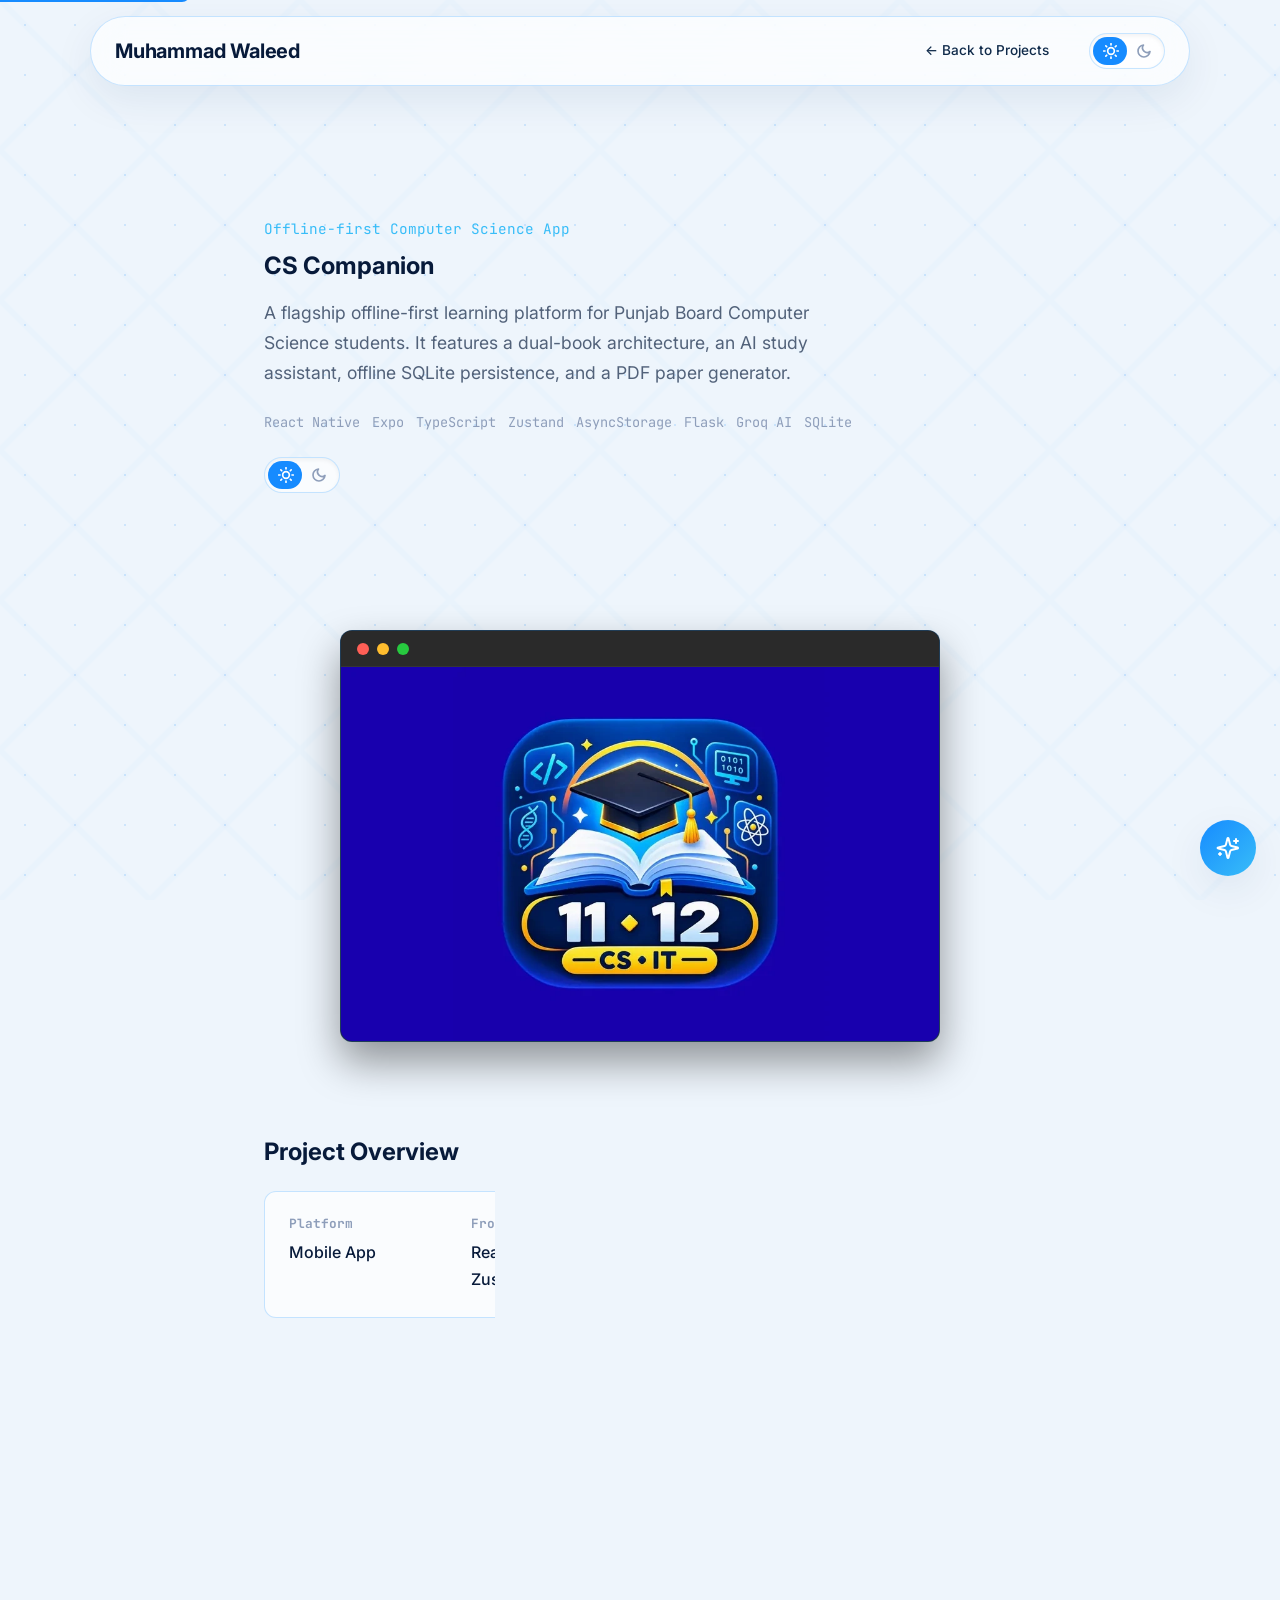
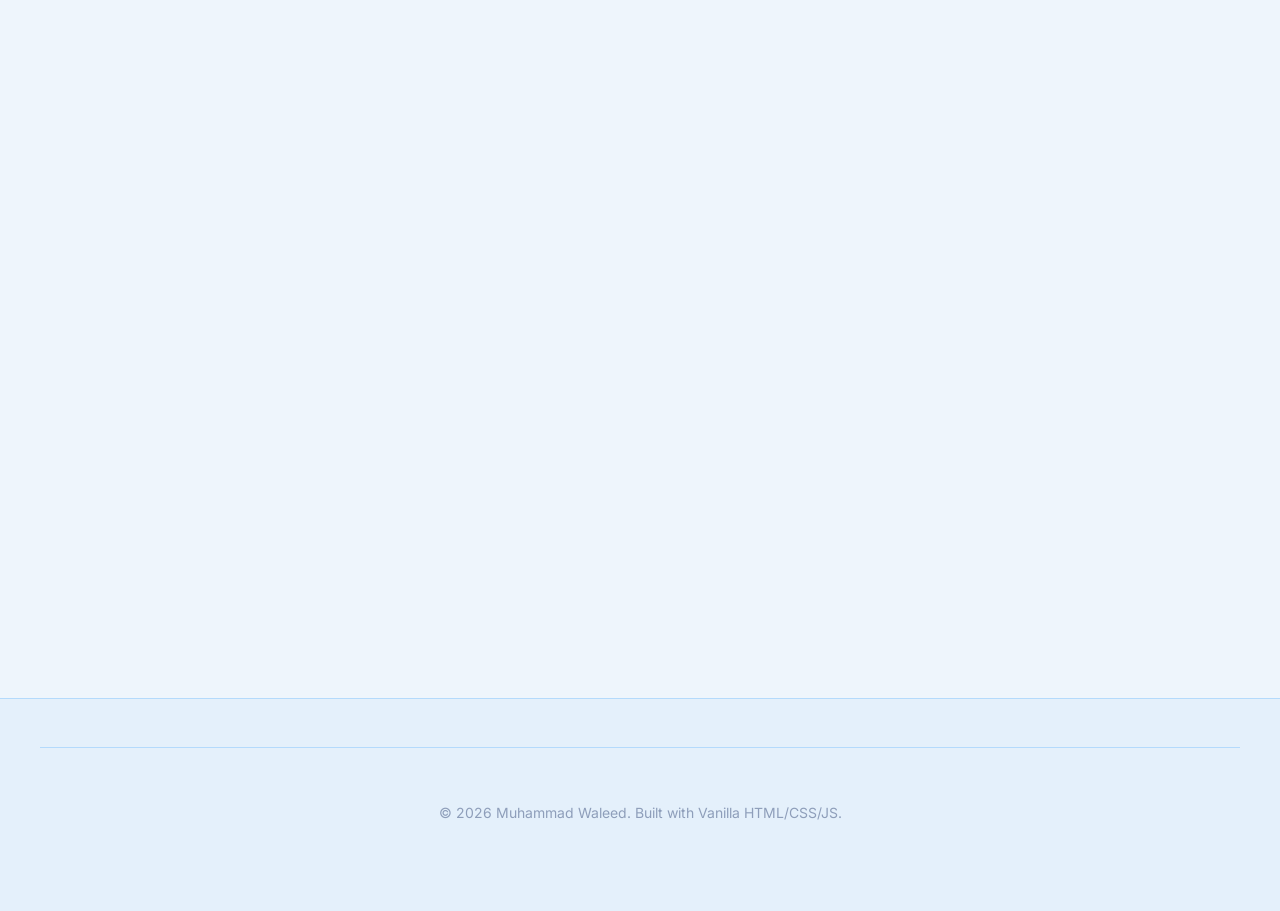
<file: projects/cs-companion.html>
<!DOCTYPE html>
<html lang="en">
<head>
    <meta charset="UTF-8">
    <meta name="viewport" content="width=device-width, initial-scale=1.0">
    <title>CS Companion — Offline-first CS App | Muhammad Waleed</title>
    <meta name="description" content="CS Companion is a flagship offline-first learning platform for Punjab Board CS students, orders, inventory, stock, expenses, purchases, and backup workflows.">
    <link rel="canonical" href="https://YOUR-FINAL-DOMAIN.com/projects/cs-companion.html">
    
    <!-- Open Graph -->
    <meta property="og:type" content="article">
    <meta property="og:title" content="CS Companion — Offline-first CS App | Muhammad Waleed">
    <meta property="og:description" content="CS Companion is a flagship offline-first learning platform for Punjab Board CS students, orders, inventory, stock, expenses, purchases, and backup workflows.">
    <meta property="og:url" content="https://YOUR-FINAL-DOMAIN.com/projects/cs-companion.html">
    <!-- og:image pending -->

    <!-- Twitter -->
    <meta name="twitter:card" content="summary_large_image">
    <meta name="twitter:title" content="CS Companion — Offline-first CS App | Muhammad Waleed">
    <meta name="twitter:description" content="CS Companion is a flagship offline-first learning platform for Punjab Board CS students, orders, inventory, stock, expenses, purchases, and backup workflows.">
    <!-- twitter:image pending -->
    <script>
        const savedTheme = localStorage.getItem('portfolio-theme');
        if (savedTheme) {
            document.documentElement.setAttribute('data-theme', savedTheme);
        } else if (window.matchMedia && window.matchMedia('(prefers-color-scheme: light)').matches) {
            document.documentElement.setAttribute('data-theme', 'light');
        } else {
            document.documentElement.setAttribute('data-theme', 'dark'); // Default to dark
        }
    </script>
    <link rel="preconnect" href="https://fonts.gstatic.com" crossorigin>
    <link href="https://fonts.googleapis.com/css2?family=Inter:wght@400;500;600;700&family=JetBrains+Mono:wght@400;500&display=swap" rel="stylesheet">
    <link rel="stylesheet" href="../css/main.css">
    <link rel="stylesheet" href="../css/responsive.css">
    <link rel="stylesheet" href="../css/animations.css">
    <link rel="stylesheet" href="../css/project-detail.css">
    <link rel="stylesheet" href="../css/chatbot.css">
</head>
<body>
    <a href="#main-content" class="skip-link">Skip to main content</a>
    <header class="navbar" id="navbar">
        <div class="container">
            <a href="../index.html" class="navbar-brand">Muhammad Waleed</a>
            <button class="mobile-toggle" id="mobile-toggle" aria-expanded="false" aria-controls="navbar-nav" aria-label="Toggle navigation">
                <svg aria-hidden="true" focusable="false" xmlns="http://www.w3.org/2000/svg" width="24" height="24" viewBox="0 0 24 24" fill="none" stroke="currentColor" stroke-width="2" stroke-linecap="round" stroke-linejoin="round" class="menu-icon"><line x1="3" y1="12" x2="21" y2="12"></line><line x1="3" y1="6" x2="21" y2="6"></line><line x1="3" y1="18" x2="21" y2="18"></line></svg>
            </button>
            <nav class="navbar-nav" id="navbar-nav">
                <ul class="nav-list">
                    <li><a href="../index.html#projects" class="nav-link">← Back to Projects</a></li>
                </ul>
                <div class="nav-actions">
                    <button id="theme-toggle" class="theme-toggle" aria-label="Toggle Theme" role="switch" aria-checked="false">
                        <div class="toggle-bg"></div>
                        <span class="icon-wrapper sun-wrapper">
                            <svg class="sun-icon" xmlns="http://www.w3.org/2000/svg" width="16" height="16" viewBox="0 0 24 24" fill="none" stroke="currentColor" stroke-width="2.5" stroke-linecap="round" stroke-linejoin="round"><circle cx="12" cy="12" r="5"></circle><line x1="12" y1="1" x2="12" y2="3"></line><line x1="12" y1="21" x2="12" y2="23"></line><line x1="4.22" y1="4.22" x2="5.64" y2="5.64"></line><line x1="18.36" y1="18.36" x2="19.78" y2="19.78"></line><line x1="1" y1="12" x2="3" y2="12"></line><line x1="21" y1="12" x2="23" y2="12"></line><line x1="4.22" y1="19.78" x2="5.64" y2="18.36"></line><line x1="18.36" y1="5.64" x2="19.78" y2="4.22"></line></svg>
                        </span>
                        <span class="icon-wrapper moon-wrapper">
                            <svg class="moon-icon" xmlns="http://www.w3.org/2000/svg" width="16" height="16" viewBox="0 0 24 24" fill="none" stroke="currentColor" stroke-width="2.5" stroke-linecap="round" stroke-linejoin="round"><path d="M21 12.79A9 9 0 1 1 11.21 3 7 7 0 0 0 21 12.79z"></path></svg>
                        </span>
                    </button>
                </div>
            </nav>
        </div>
    </header>

    <main id="main-content">
        <section class="project-hero">
            <div class="container project-hero-single">
                <div class="project-hero-content reveal-up">
                    <span class="project-type reveal-up delay-100">Offline-first Computer Science App</span>
                    <h1 class="project-title reveal-up delay-200">CS Companion</h1>
                    <p class="project-description body-text reveal-up delay-300">
                        A flagship offline-first learning platform for Punjab Board Computer Science students. It features a dual-book architecture, an AI study assistant, offline SQLite persistence, and a PDF paper generator.
                    </p>
                    <ul class="project-tech reveal-up delay-400">
                        <li>React Native</li>
                        <li>Expo</li>
                        <li>TypeScript</li>
                        <li>Zustand</li>
                        <li>AsyncStorage</li>
                        <li>Flask</li>
                        <li>Groq AI</li>
                        <li>SQLite</li>
                    </ul>
                <div class="nav-actions">
                    <button id="theme-toggle" class="theme-toggle" aria-label="Toggle Theme" role="switch" aria-checked="false">
                        <div class="toggle-bg"></div>
                        <span class="icon-wrapper sun-wrapper">
                            <svg class="sun-icon" xmlns="http://www.w3.org/2000/svg" width="16" height="16" viewBox="0 0 24 24" fill="none" stroke="currentColor" stroke-width="2.5" stroke-linecap="round" stroke-linejoin="round"><circle cx="12" cy="12" r="5"></circle><line x1="12" y1="1" x2="12" y2="3"></line><line x1="12" y1="21" x2="12" y2="23"></line><line x1="4.22" y1="4.22" x2="5.64" y2="5.64"></line><line x1="18.36" y1="18.36" x2="19.78" y2="19.78"></line><line x1="1" y1="12" x2="3" y2="12"></line><line x1="21" y1="12" x2="23" y2="12"></line><line x1="4.22" y1="19.78" x2="5.64" y2="18.36"></line><line x1="18.36" y1="5.64" x2="19.78" y2="4.22"></line></svg>
                        </span>
                        <span class="icon-wrapper moon-wrapper">
                            <svg class="moon-icon" xmlns="http://www.w3.org/2000/svg" width="16" height="16" viewBox="0 0 24 24" fill="none" stroke="currentColor" stroke-width="2.5" stroke-linecap="round" stroke-linejoin="round"><path d="M21 12.79A9 9 0 1 1 11.21 3 7 7 0 0 0 21 12.79z"></path></svg>
                        </span>
                    </button>
                </div>
                </div>
                </div>
            </div>
        </section>

        <section class="project-screenshot-section reveal-up">
            <div class="container">
                <div class="project-screenshot-card">
                    <div class="linux-titlebar">
                        <div class="linux-dot close"></div>
                        <div class="linux-dot minimize"></div>
                        <div class="linux-dot maximize"></div>
                    </div>
                    <img src="../assets/images/cs_companion_extended.webp" alt="Screenshot" class="project-screenshot-media">
                </div>
            </div>
        </section>

        <section class="project-content-section reveal-up">
            <div class="container">
                <h2>Project Overview</h2>
                <div class="project-overview-grid">
                    <div class="overview-item">
                        <h4>Platform</h4>
                        <p>Mobile App</p>
                    </div>
                    <div class="overview-item">
                        <h4>Frontend</h4>
                        <p>React Native, Expo, Zustand</p>
                    </div>
                    <div class="overview-item">
                        <h4>Database</h4>
                        <p>SQLite, AsyncStorage</p>
                    </div>
                    <div class="overview-item">
                        <h4>Backend / AI</h4>
                        <p>Flask, Groq AI</p>
                    </div>
                </div>

                <h2>The Problem</h2>
                <p>
                    Computer Science students in Punjab often lack access to interactive, offline-available study materials. Existing apps require constant internet connection and lack localized board-specific content like exercises and tailored MCQs.
                </p>

                <h2>The Solution</h2>
                <p>
                    I built CS Companion as an offline-first learning platform. It integrates complete Punjab Board textbooks (Class 11 and 12) with SQLite databases for instantaneous offline access. It features an AI Study Assistant for personalized help, a built-in Python IDE, and a powerful PDF Paper Generator for teachers.
                </p>

                <h2>Key Features</h2>
                <div class="project-features-grid">
                    <div class="feature-card">
                        <svg aria-hidden="true" width="24" height="24" viewBox="0 0 24 24" fill="none" stroke="currentColor" stroke-width="2"><path d="M4 19.5A2.5 2.5 0 0 1 6.5 17H20"></path><path d="M6.5 2H20v20H6.5A2.5 2.5 0 0 1 4 19.5v-15A2.5 2.5 0 0 1 6.5 2z"></path></svg>
                        <h3>Dual-Book Architecture</h3>
                        <p>Dedicated SQLite databases for Class 11 and 12, covering chapters, exercises, and MCQs.</p>
                    </div>
                    <div class="feature-card">
                        <svg aria-hidden="true" width="24" height="24" viewBox="0 0 24 24" fill="none" stroke="currentColor" stroke-width="2"><path d="M12 2v20M17 5H9.5a3.5 3.5 0 0 0 0 7h5a3.5 3.5 0 0 1 0 7H6"></path></svg>
                        <h3>AI Study Assistant</h3>
                        <p>Computer Science-focused AI chatbot powered by Groq, with persisted chat history.</p>
                    </div>
                    <div class="feature-card">
                        <svg aria-hidden="true" width="24" height="24" viewBox="0 0 24 24" fill="none" stroke="currentColor" stroke-width="2"><path d="M14 2H6a2 2 0 0 0-2 2v16a2 2 0 0 0 2 2h12a2 2 0 0 0 2-2V8z"></path><polyline points="14 2 14 8 20 8"></polyline><line x1="16" y1="13" x2="8" y2="13"></line><line x1="16" y1="17" x2="8" y2="17"></line><polyline points="10 9 9 9 8 9"></polyline></svg>
                        <h3>PDF Paper Generator</h3>
                        <p>Offline generation of custom examination papers in Board format directly to A4 PDFs.</p>
                    </div>
                    <div class="feature-card">
                        <svg aria-hidden="true" width="24" height="24" viewBox="0 0 24 24" fill="none" stroke="currentColor" stroke-width="2"><polyline points="16 18 22 12 16 6"></polyline><polyline points="8 6 2 12 8 18"></polyline></svg>
                        <h3>Python IDE</h3>
                        <p>Built-in Python learning platform with coding exercises, auto-save, and saved programs.</p>
                    </div>
                </div>

                <div class="architecture-diagram" style="margin-top: 48px;">
                    <h2 style="margin-bottom: 0;">Architecture</h2>
                    <br>
                    <div class="arch-node">React Native & Expo (UI & State via Zustand)</div>
                    <div class="arch-arrow">↓</div>
                    <div class="arch-node">SQLite (Dual-Book Offline Data) & AsyncStorage</div>
                    <div class="arch-arrow">↓</div>
                    <div class="arch-node">Flask API (Backend Services)</div>
                    <div class="arch-arrow">↓</div>
                    <div class="arch-node">Groq AI (Study Assistant)</div>
                </div>
                    <div class="arch-arrow">↓</div>
                    <div class="arch-node">Expo (Build & Native Modules)</div>
                    <div class="arch-arrow">↓</div>
                    <div class="arch-node">SQLite (Fast Offline Operational Data)</div>
                    <div class="arch-arrow">↓</div>
                    <div class="arch-node">Firebase Auth & Firestore (Cloud Sync & Backup)</div>
                </div>

                <h2 style="margin-top: 48px;">Engineering Challenges</h2>
                <div class="challenges-grid">
                    <div class="challenge-card">
                        <h3>Offline-First Large Dataset</h3>
                        <p><strong>Challenge:</strong> Managing the extensive textbook data, MCQs, and progress states purely offline without degrading app performance.</p>
                        <p><strong>Solution:</strong> Implemented a dual-book SQLite architecture that lazy-loads board data, alongside optimized WebP textbook rendering with dynamic page mapping and zooming.</p>
                    </div>
                    <div class="challenge-card">
                        <h3>On-Device PDF Generation</h3>
                        <p><strong>Challenge:</strong> Teachers needed to generate A4 format examination papers without requiring an internet connection.</p>
                        <p><strong>Solution:</strong> Built a custom offline PDF paper generator using React Native print modules, transforming SQLite queries directly into beautifully formatted board-style exam documents.</p>
                    </div>
                </div>

                <h2 style="margin-top: 48px;">Results & Learnings</h2>
                <p>
                    CS Companion is the culmination of robust offline architecture, AI integration, and user-centric design. It serves as a comprehensive educational tool, showcasing my ability to manage complex local states (Zustand, SQLite) and integrate advanced external APIs (Groq).
                </p>

                <div class="project-navigation">
                    <a href="../index.html#projects" class="project-nav-link">
                        <small>Return to</small>
                        <strong>Projects</strong>
                    </a>
                    <a href="stitchify.html" class="project-nav-link next">
                        <small>Next Project</small>
                        <strong>Stitchify →</strong>
                    </a>
                </div>
            </div>
        </section>
    </main>

    <footer class="footer">
        <div class="container" style="text-align: center; padding: 40px 0; border-top: 1px solid var(--border);">
            <p class="small-text text-muted">&copy; <span id="current-year"></span> Muhammad Waleed. Built with Vanilla HTML/CSS/JS.</p>
        </div>
    </footer>

    <script type="module">
        import { initAnimations } from '../js/animations.js';
        import { initThemeToggle } from '../js/theme.js';
        document.addEventListener('DOMContentLoaded', () => {
            initThemeToggle();
            initAnimations();
            const yearEl = document.getElementById('current-year');
            if (yearEl) yearEl.textContent = new Date().getFullYear();
            
            const toggle = document.getElementById('mobile-toggle');
            const nav = document.getElementById('navbar-nav');
            if (toggle && nav) {
                toggle.addEventListener('click', () => {
                    const expanded = toggle.getAttribute('aria-expanded') === 'true';
                    toggle.setAttribute('aria-expanded', !expanded);
                    nav.classList.toggle('is-open');
                });
            }
        });
    </script>
    
    <!-- Floating AI Chatbot -->
    <div id="ai-chatbot-container" class="chatbot-container">
        <!-- Floating Trigger Button -->
        <button id="chatbot-trigger" class="chatbot-trigger" aria-label="Open AI assistant" aria-expanded="false" aria-controls="ai-chat-panel">
            <svg aria-hidden="true" focusable="false" xmlns="http://www.w3.org/2000/svg" width="24" height="24" viewBox="0 0 24 24" fill="none" stroke="currentColor" stroke-width="2" stroke-linecap="round" stroke-linejoin="round" class="sparkle-icon">
                <path d="M9.937 15.5A2 2 0 0 0 8.5 14.063l-6.135-1.582a.5.3 0 0 1 0-.962L8.5 9.936A2 2 0 0 0 9.937 8.5l1.582-6.135a.5.5 0 0 1 .963 0L14.063 8.5A2 2 0 0 0 15.5 9.937l6.135 1.581a.5.5 0 0 1 0 .964L15.5 14.063a2 2 0 0 0-1.437 1.437l-1.582 6.135a.5.5 0 0 1-.963 0z"></path>
                <path d="M20 3v4"></path>
                <path d="M22 5h-4"></path>
                <path d="M4 17v2"></path>
                <path d="M5 18H3"></path>
            </svg>
        </button>

        <!-- Chat Panel -->
        <aside id="ai-chat-panel" class="ai-chat-panel" aria-hidden="true" aria-label="Waleed AI Portfolio Assistant">
            <div class="section-header reveal-up">
                <div class="chat-header-info">
                    <div class="chat-avatar">
                        <svg aria-hidden="true" focusable="false" xmlns="http://www.w3.org/2000/svg" width="16" height="16" viewBox="0 0 24 24" fill="none" stroke="currentColor" stroke-width="2" stroke-linecap="round" stroke-linejoin="round"><path d="M12 8V4H8"></path><rect width="16" height="12" x="4" y="8" rx="2"></rect><path d="M2 14h2"></path><path d="M20 14h2"></path><path d="M15 13v2"></path><path d="M9 13v2"></path></svg>
                    </div>
                    <div>
                        <h3 class="chat-title">Waleed AI</h3>
                        <span class="chat-subtitle"><span class="status-dot"></span> Portfolio Assistant</span>
                    </div>
                </div>
                <button id="chatbot-close" class="chatbot-close" aria-label="Close AI assistant">
                    <svg aria-hidden="true" focusable="false" xmlns="http://www.w3.org/2000/svg" width="20" height="20" viewBox="0 0 24 24" fill="none" stroke="currentColor" stroke-width="2" stroke-linecap="round" stroke-linejoin="round"><line x1="18" y1="6" x2="6" y2="18"></line><line x1="6" y1="6" x2="18" y2="18"></line></svg>
                </button>
            </div>

            <div id="chat-messages" class="chat-messages" aria-live="polite">
                <!-- Welcome Message and Messages get injected here -->
            </div>

            <div id="chat-suggestions" class="chat-suggestions">
                <!-- Suggested Questions get injected here -->
            </div>

            <div class="chat-composer">
                <textarea id="chat-input" class="chat-input" rows="1" placeholder="Ask about skills, projects..." aria-label="Message Waleed AI" maxlength="1500"></textarea>
                <button id="chat-send" class="chat-send" aria-label="Send message" disabled>
                    <svg aria-hidden="true" focusable="false" xmlns="http://www.w3.org/2000/svg" width="18" height="18" viewBox="0 0 24 24" fill="none" stroke="currentColor" stroke-width="2" stroke-linecap="round" stroke-linejoin="round"><line x1="22" y1="2" x2="11" y2="13"></line><polygon points="22 2 15 22 11 13 2 9 22 2"></polygon></svg>
                </button>
            </div>
        </aside>
    </div>

    <script src="../js/chatbot.js" type="module"></script>
</body>
</html>
</file>
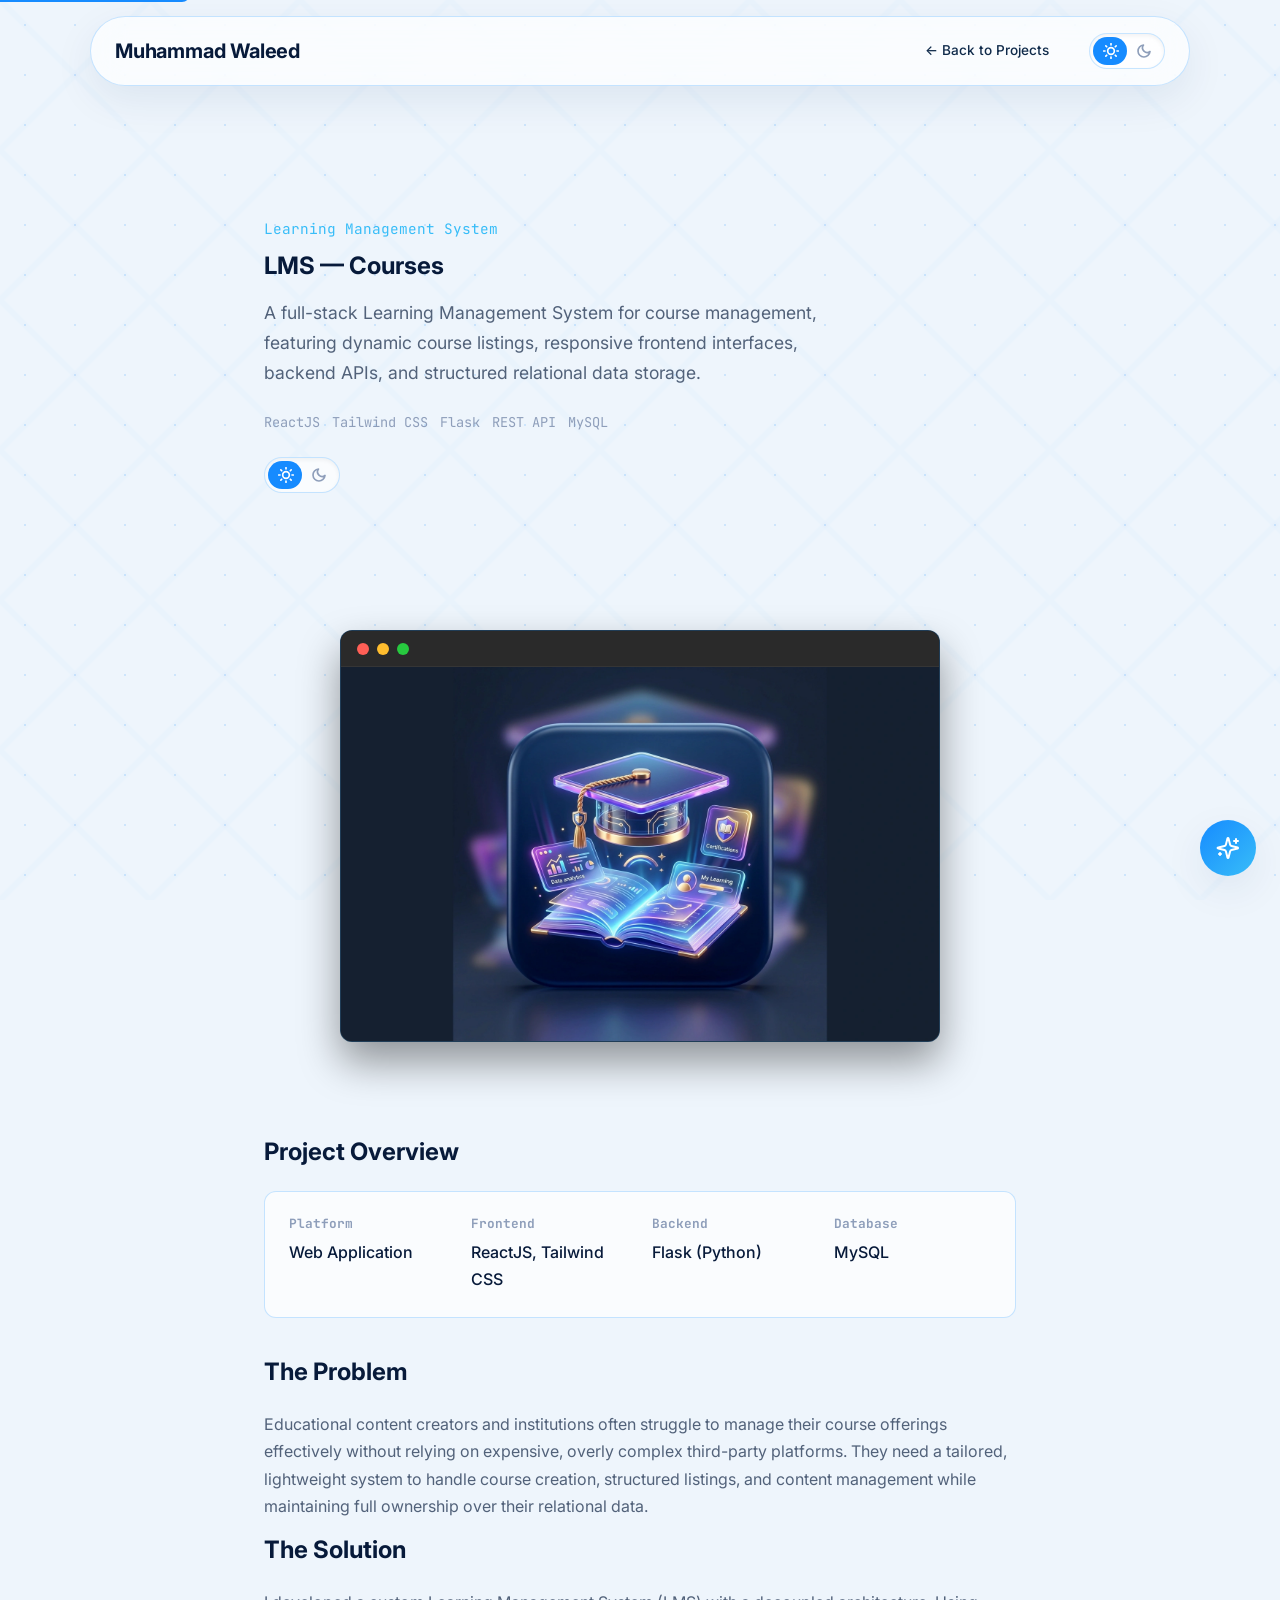
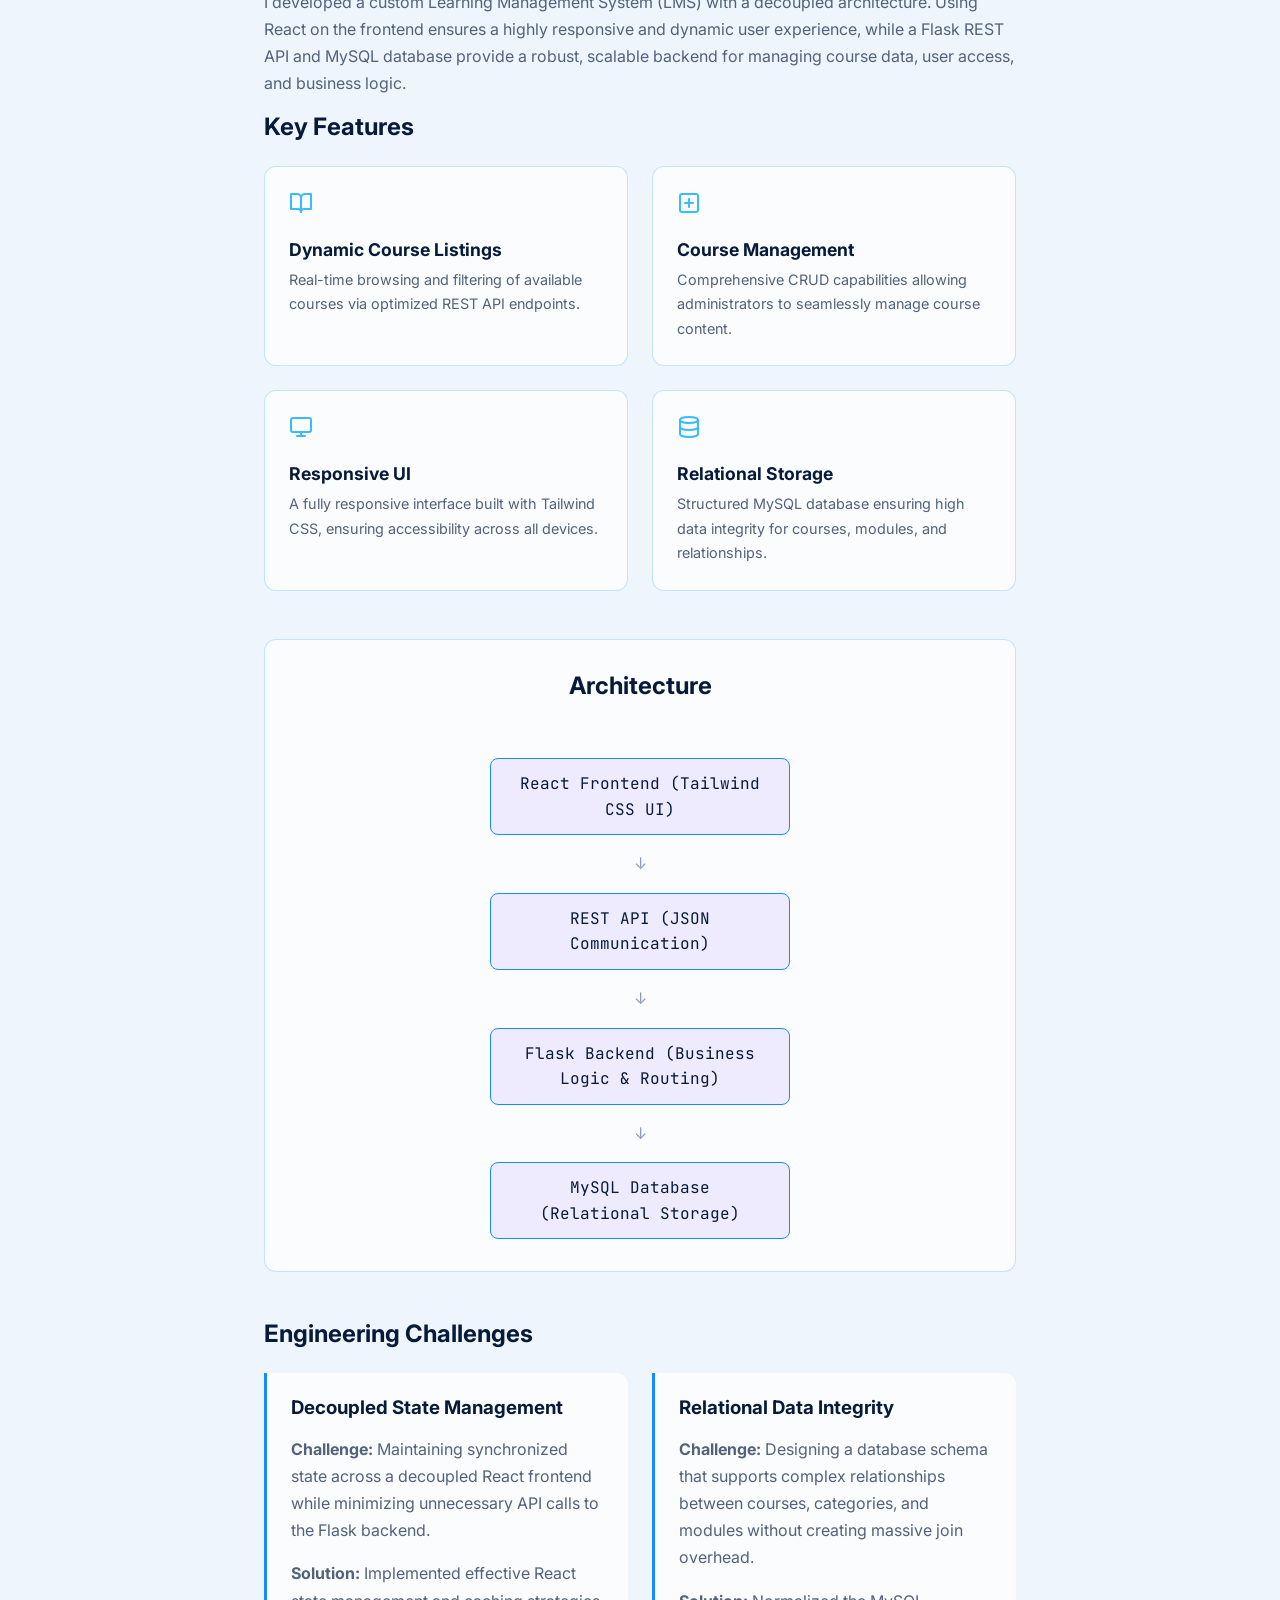
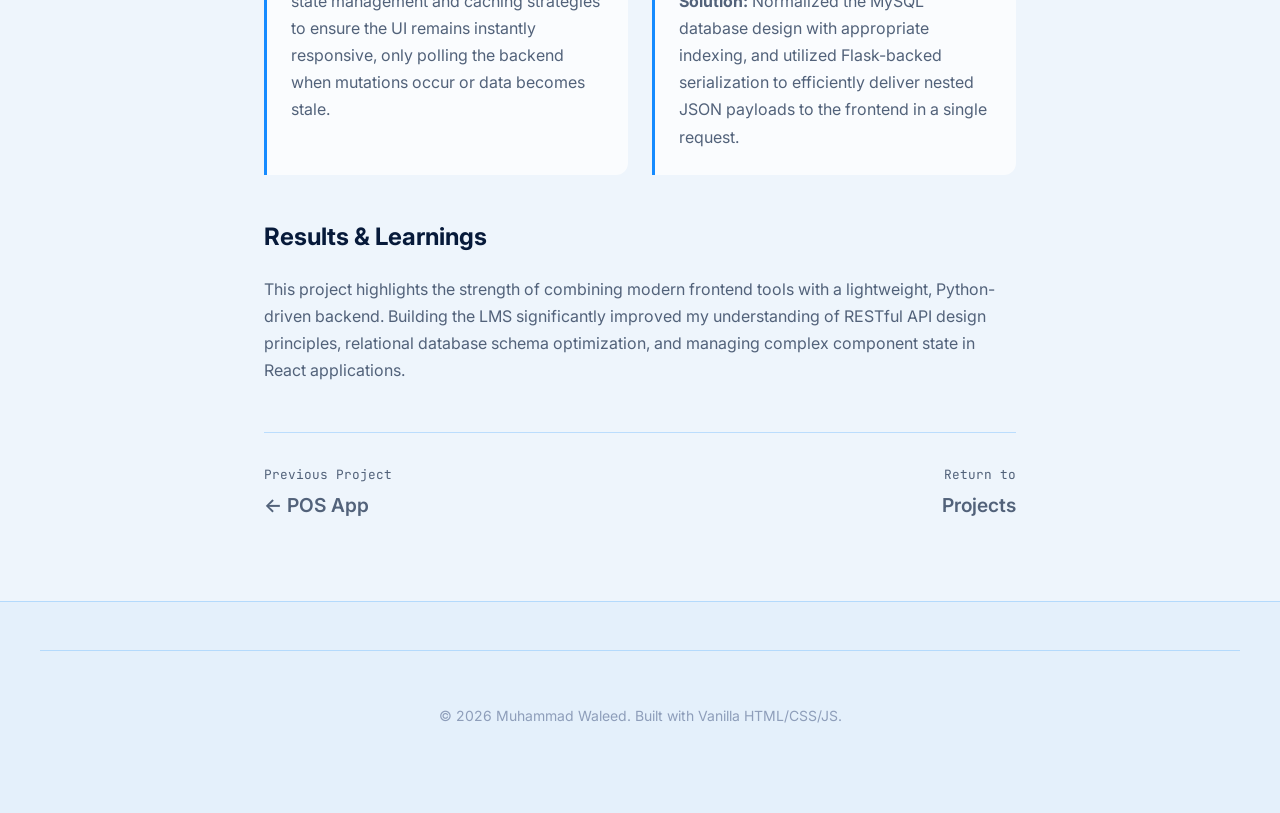
<file: projects/lms.html>
<!DOCTYPE html>
<html lang="en">
<head>
    <meta charset="UTF-8">
    <meta name="viewport" content="width=device-width, initial-scale=1.0">
    <title>LMS — Courses | Muhammad Waleed</title>
    <meta name="description" content="A Learning Management System for course management with dynamic course listings, responsive frontend interfaces, backend APIs, and relational data storage.">
    <link rel="canonical" href="https://YOUR-FINAL-DOMAIN.com/projects/lms.html">
    
    <!-- Open Graph -->
    <meta property="og:type" content="article">
    <meta property="og:title" content="LMS — Courses | Muhammad Waleed">
    <meta property="og:description" content="A Learning Management System for course management with dynamic course listings, responsive frontend interfaces, backend APIs, and relational data storage.">
    <meta property="og:url" content="https://YOUR-FINAL-DOMAIN.com/projects/lms.html">
    <!-- og:image pending -->

    <!-- Twitter -->
    <meta name="twitter:card" content="summary_large_image">
    <meta name="twitter:title" content="LMS — Courses | Muhammad Waleed">
    <meta name="twitter:description" content="A Learning Management System for course management with dynamic course listings, responsive frontend interfaces, backend APIs, and relational data storage.">
    <!-- twitter:image pending -->
    <script>
        const savedTheme = localStorage.getItem('portfolio-theme');
        if (savedTheme) {
            document.documentElement.setAttribute('data-theme', savedTheme);
        } else if (window.matchMedia && window.matchMedia('(prefers-color-scheme: light)').matches) {
            document.documentElement.setAttribute('data-theme', 'light');
        } else {
            document.documentElement.setAttribute('data-theme', 'dark'); // Default to dark
        }
    </script>
    <link rel="preconnect" href="https://fonts.gstatic.com" crossorigin>
    <link href="https://fonts.googleapis.com/css2?family=Inter:wght@400;500;600;700&family=JetBrains+Mono:wght@400;500&display=swap" rel="stylesheet">
    <link rel="stylesheet" href="../css/main.css">
    <link rel="stylesheet" href="../css/responsive.css">
    <link rel="stylesheet" href="../css/animations.css">
    <link rel="stylesheet" href="../css/project-detail.css">
    <link rel="stylesheet" href="../css/chatbot.css">
</head>
<body>
    <a href="#main-content" class="skip-link">Skip to main content</a>
    <header class="navbar" id="navbar">
        <div class="container">
            <a href="../index.html" class="navbar-brand">Muhammad Waleed</a>
            <button class="mobile-toggle" id="mobile-toggle" aria-expanded="false" aria-controls="navbar-nav" aria-label="Toggle navigation">
                <svg aria-hidden="true" focusable="false" xmlns="http://www.w3.org/2000/svg" width="24" height="24" viewBox="0 0 24 24" fill="none" stroke="currentColor" stroke-width="2" stroke-linecap="round" stroke-linejoin="round" class="menu-icon"><line x1="3" y1="12" x2="21" y2="12"></line><line x1="3" y1="6" x2="21" y2="6"></line><line x1="3" y1="18" x2="21" y2="18"></line></svg>
            </button>
            <nav class="navbar-nav" id="navbar-nav">
                <ul class="nav-list">
                    <li><a href="../index.html#projects" class="nav-link">← Back to Projects</a></li>
                </ul>
                <div class="nav-actions">
                    <button id="theme-toggle" class="theme-toggle" aria-label="Toggle Theme" role="switch" aria-checked="false">
                        <div class="toggle-bg"></div>
                        <span class="icon-wrapper sun-wrapper">
                            <svg class="sun-icon" xmlns="http://www.w3.org/2000/svg" width="16" height="16" viewBox="0 0 24 24" fill="none" stroke="currentColor" stroke-width="2.5" stroke-linecap="round" stroke-linejoin="round"><circle cx="12" cy="12" r="5"></circle><line x1="12" y1="1" x2="12" y2="3"></line><line x1="12" y1="21" x2="12" y2="23"></line><line x1="4.22" y1="4.22" x2="5.64" y2="5.64"></line><line x1="18.36" y1="18.36" x2="19.78" y2="19.78"></line><line x1="1" y1="12" x2="3" y2="12"></line><line x1="21" y1="12" x2="23" y2="12"></line><line x1="4.22" y1="19.78" x2="5.64" y2="18.36"></line><line x1="18.36" y1="5.64" x2="19.78" y2="4.22"></line></svg>
                        </span>
                        <span class="icon-wrapper moon-wrapper">
                            <svg class="moon-icon" xmlns="http://www.w3.org/2000/svg" width="16" height="16" viewBox="0 0 24 24" fill="none" stroke="currentColor" stroke-width="2.5" stroke-linecap="round" stroke-linejoin="round"><path d="M21 12.79A9 9 0 1 1 11.21 3 7 7 0 0 0 21 12.79z"></path></svg>
                        </span>
                    </button>
                </div>
            </nav>
        </div>
    </header>

    <main id="main-content">
        <section class="project-hero">
            <div class="container project-hero-single">
                <div class="project-hero-content reveal-up">
                    <span class="project-type reveal-up delay-100">Learning Management System</span>
                    <h1 class="project-title reveal-up delay-200">LMS — Courses</h1>
                    <p class="project-description body-text reveal-up delay-300">
                        A full-stack Learning Management System for course management, featuring dynamic course listings, responsive frontend interfaces, backend APIs, and structured relational data storage.
                    </p>
                    <ul class="project-tech reveal-up delay-400">
                        <li>ReactJS</li>
                        <li>Tailwind CSS</li>
                        <li>Flask</li>
                        <li>REST API</li>
                        <li>MySQL</li>
                    </ul>
                <div class="nav-actions">
                    <button id="theme-toggle" class="theme-toggle" aria-label="Toggle Theme" role="switch" aria-checked="false">
                        <div class="toggle-bg"></div>
                        <span class="icon-wrapper sun-wrapper">
                            <svg class="sun-icon" xmlns="http://www.w3.org/2000/svg" width="16" height="16" viewBox="0 0 24 24" fill="none" stroke="currentColor" stroke-width="2.5" stroke-linecap="round" stroke-linejoin="round"><circle cx="12" cy="12" r="5"></circle><line x1="12" y1="1" x2="12" y2="3"></line><line x1="12" y1="21" x2="12" y2="23"></line><line x1="4.22" y1="4.22" x2="5.64" y2="5.64"></line><line x1="18.36" y1="18.36" x2="19.78" y2="19.78"></line><line x1="1" y1="12" x2="3" y2="12"></line><line x1="21" y1="12" x2="23" y2="12"></line><line x1="4.22" y1="19.78" x2="5.64" y2="18.36"></line><line x1="18.36" y1="5.64" x2="19.78" y2="4.22"></line></svg>
                        </span>
                        <span class="icon-wrapper moon-wrapper">
                            <svg class="moon-icon" xmlns="http://www.w3.org/2000/svg" width="16" height="16" viewBox="0 0 24 24" fill="none" stroke="currentColor" stroke-width="2.5" stroke-linecap="round" stroke-linejoin="round"><path d="M21 12.79A9 9 0 1 1 11.21 3 7 7 0 0 0 21 12.79z"></path></svg>
                        </span>
                    </button>
                </div>
                </div>
                </div>
            </div>
        </section>

        <section class="project-screenshot-section reveal-up">
            <div class="container">
                <div class="project-screenshot-card">
                    <div class="linux-titlebar">
                        <div class="linux-dot close"></div>
                        <div class="linux-dot minimize"></div>
                        <div class="linux-dot maximize"></div>
                    </div>
                    <img src="../assets/images/lms_app_extended.webp" alt="lms Screenshot" class="project-screenshot-media">
                </div>
            </div>
        </section>

        <section class="project-content-section reveal-up">
            <div class="container">
                <h2>Project Overview</h2>
                <div class="project-overview-grid">
                    <div class="overview-item">
                        <h4>Platform</h4>
                        <p>Web Application</p>
                    </div>
                    <div class="overview-item">
                        <h4>Frontend</h4>
                        <p>ReactJS, Tailwind CSS</p>
                    </div>
                    <div class="overview-item">
                        <h4>Backend</h4>
                        <p>Flask (Python)</p>
                    </div>
                    <div class="overview-item">
                        <h4>Database</h4>
                        <p>MySQL</p>
                    </div>
                </div>

                <h2>The Problem</h2>
                <p>
                    Educational content creators and institutions often struggle to manage their course offerings effectively without relying on expensive, overly complex third-party platforms. They need a tailored, lightweight system to handle course creation, structured listings, and content management while maintaining full ownership over their relational data.
                </p>

                <h2>The Solution</h2>
                <p>
                    I developed a custom Learning Management System (LMS) with a decoupled architecture. Using React on the frontend ensures a highly responsive and dynamic user experience, while a Flask REST API and MySQL database provide a robust, scalable backend for managing course data, user access, and business logic.
                </p>

                <h2>Key Features</h2>
                <div class="project-features-grid">
                    <div class="feature-card">
                        <svg aria-hidden="true" focusable="false" xmlns="http://www.w3.org/2000/svg" width="24" height="24" viewBox="0 0 24 24" fill="none" stroke="currentColor" stroke-width="2" stroke-linecap="round" stroke-linejoin="round"><path d="M2 3h6a4 4 0 0 1 4 4v14a3 3 0 0 0-3-3H2z"></path><path d="M22 3h-6a4 4 0 0 0-4 4v14a3 3 0 0 1 3-3h7z"></path></svg>
                        <h3>Dynamic Course Listings</h3>
                        <p>Real-time browsing and filtering of available courses via optimized REST API endpoints.</p>
                    </div>
                    <div class="feature-card reveal-up delay-100">
                        <svg aria-hidden="true" focusable="false" xmlns="http://www.w3.org/2000/svg" width="24" height="24" viewBox="0 0 24 24" fill="none" stroke="currentColor" stroke-width="2" stroke-linecap="round" stroke-linejoin="round"><rect x="3" y="3" width="18" height="18" rx="2" ry="2"></rect><line x1="12" y1="8" x2="12" y2="16"></line><line x1="8" y1="12" x2="16" y2="12"></line></svg>
                        <h3>Course Management</h3>
                        <p>Comprehensive CRUD capabilities allowing administrators to seamlessly manage course content.</p>
                    </div>
                    <div class="feature-card reveal-up delay-200">
                        <svg aria-hidden="true" focusable="false" xmlns="http://www.w3.org/2000/svg" width="24" height="24" viewBox="0 0 24 24" fill="none" stroke="currentColor" stroke-width="2" stroke-linecap="round" stroke-linejoin="round"><rect x="2" y="3" width="20" height="14" rx="2" ry="2"></rect><line x1="8" y1="21" x2="16" y2="21"></line><line x1="12" y1="17" x2="12" y2="21"></line></svg>
                        <h3>Responsive UI</h3>
                        <p>A fully responsive interface built with Tailwind CSS, ensuring accessibility across all devices.</p>
                    </div>
                    <div class="feature-card reveal-up delay-300">
                        <svg aria-hidden="true" focusable="false" xmlns="http://www.w3.org/2000/svg" width="24" height="24" viewBox="0 0 24 24" fill="none" stroke="currentColor" stroke-width="2" stroke-linecap="round" stroke-linejoin="round"><ellipse cx="12" cy="5" rx="9" ry="3"></ellipse><path d="M21 12c0 1.66-4 3-9 3s-9-1.34-9-3"></path><path d="M3 5v14c0 1.66 4 3 9 3s9-1.34 9-3V5"></path></svg>
                        <h3>Relational Storage</h3>
                        <p>Structured MySQL database ensuring high data integrity for courses, modules, and relationships.</p>
                    </div>
                </div>

                <div class="architecture-diagram" style="margin-top: 48px;">
                    <h2 style="margin-bottom: 0;">Architecture</h2>
                    <br>
                    <div class="arch-node reveal-left delay-100">React Frontend (Tailwind CSS UI)</div>
                    <div class="arch-arrow reveal-scale delay-200">↓</div>
                    <div class="arch-node reveal-left delay-300">REST API (JSON Communication)</div>
                    <div class="arch-arrow reveal-scale delay-400">↓</div>
                    <div class="arch-node reveal-left delay-500">Flask Backend (Business Logic & Routing)</div>
                    <div class="arch-arrow reveal-scale delay-600">↓</div>
                    <div class="arch-node reveal-right delay-700">MySQL Database (Relational Storage)</div>
                </div>

                <h2 style="margin-top: 48px;">Engineering Challenges</h2>
                <div class="challenges-grid">
                    <div class="challenge-card reveal-up delay-100">
                        <h3>Decoupled State Management</h3>
                        <p><strong>Challenge:</strong> Maintaining synchronized state across a decoupled React frontend while minimizing unnecessary API calls to the Flask backend.</p>
                        <p><strong>Solution:</strong> Implemented effective React state management and caching strategies to ensure the UI remains instantly responsive, only polling the backend when mutations occur or data becomes stale.</p>
                    </div>
                    <div class="challenge-card reveal-up delay-200">
                        <h3>Relational Data Integrity</h3>
                        <p><strong>Challenge:</strong> Designing a database schema that supports complex relationships between courses, categories, and modules without creating massive join overhead.</p>
                        <p><strong>Solution:</strong> Normalized the MySQL database design with appropriate indexing, and utilized Flask-backed serialization to efficiently deliver nested JSON payloads to the frontend in a single request.</p>
                    </div>
                </div>

                <h2 style="margin-top: 48px;">Results & Learnings</h2>
                <p>
                    This project highlights the strength of combining modern frontend tools with a lightweight, Python-driven backend. Building the LMS significantly improved my understanding of RESTful API design principles, relational database schema optimization, and managing complex component state in React applications.
                </p>

                <div class="project-navigation">
                    <a href="pos-app.html" class="project-nav-link">
                        <small>Previous Project</small>
                        <strong>← POS App</strong>
                    </a>
                    <a href="../index.html#projects" class="project-nav-link next">
                        <small>Return to</small>
                        <strong>Projects</strong>
                    </a>
                </div>
            </div>
        </section>
    </main>

    <footer class="footer">
        <div class="container" style="text-align: center; padding: 40px 0; border-top: 1px solid var(--border);">
            <p class="small-text text-muted">&copy; <span id="current-year"></span> Muhammad Waleed. Built with Vanilla HTML/CSS/JS.</p>
        </div>
    </footer>

    <script type="module">
        import { initAnimations } from '../js/animations.js';
        import { initThemeToggle } from '../js/theme.js';
        document.addEventListener('DOMContentLoaded', () => {
            initThemeToggle();
            initAnimations();
            const yearEl = document.getElementById('current-year');
            if (yearEl) yearEl.textContent = new Date().getFullYear();
            
            const toggle = document.getElementById('mobile-toggle');
            const nav = document.getElementById('navbar-nav');
            if (toggle && nav) {
                toggle.addEventListener('click', () => {
                    const expanded = toggle.getAttribute('aria-expanded') === 'true';
                    toggle.setAttribute('aria-expanded', !expanded);
                    nav.classList.toggle('is-open');
                });
            }
        });
    </script>
    
    <!-- Floating AI Chatbot -->
    <div id="ai-chatbot-container" class="chatbot-container">
        <!-- Floating Trigger Button -->
        <button id="chatbot-trigger" class="chatbot-trigger" aria-label="Open AI assistant" aria-expanded="false" aria-controls="ai-chat-panel">
            <svg aria-hidden="true" focusable="false" xmlns="http://www.w3.org/2000/svg" width="24" height="24" viewBox="0 0 24 24" fill="none" stroke="currentColor" stroke-width="2" stroke-linecap="round" stroke-linejoin="round" class="sparkle-icon">
                <path d="M9.937 15.5A2 2 0 0 0 8.5 14.063l-6.135-1.582a.5.3 0 0 1 0-.962L8.5 9.936A2 2 0 0 0 9.937 8.5l1.582-6.135a.5.5 0 0 1 .963 0L14.063 8.5A2 2 0 0 0 15.5 9.937l6.135 1.581a.5.5 0 0 1 0 .964L15.5 14.063a2 2 0 0 0-1.437 1.437l-1.582 6.135a.5.5 0 0 1-.963 0z"></path>
                <path d="M20 3v4"></path>
                <path d="M22 5h-4"></path>
                <path d="M4 17v2"></path>
                <path d="M5 18H3"></path>
            </svg>
        </button>

        <!-- Chat Panel -->
        <aside id="ai-chat-panel" class="ai-chat-panel" aria-hidden="true" aria-label="Waleed AI Portfolio Assistant">
            <div class="chat-header">
                <div class="chat-header-info">
                    <div class="chat-avatar">
                        <svg aria-hidden="true" focusable="false" xmlns="http://www.w3.org/2000/svg" width="16" height="16" viewBox="0 0 24 24" fill="none" stroke="currentColor" stroke-width="2" stroke-linecap="round" stroke-linejoin="round"><path d="M12 8V4H8"></path><rect width="16" height="12" x="4" y="8" rx="2"></rect><path d="M2 14h2"></path><path d="M20 14h2"></path><path d="M15 13v2"></path><path d="M9 13v2"></path></svg>
                    </div>
                    <div>
                        <h3 class="chat-title">Waleed AI</h3>
                        <span class="chat-subtitle"><span class="status-dot"></span> Portfolio Assistant</span>
                    </div>
                </div>
                <button id="chatbot-close" class="chatbot-close" aria-label="Close AI assistant">
                    <svg aria-hidden="true" focusable="false" xmlns="http://www.w3.org/2000/svg" width="20" height="20" viewBox="0 0 24 24" fill="none" stroke="currentColor" stroke-width="2" stroke-linecap="round" stroke-linejoin="round"><line x1="18" y1="6" x2="6" y2="18"></line><line x1="6" y1="6" x2="18" y2="18"></line></svg>
                </button>
            </div>

            <div id="chat-messages" class="chat-messages" aria-live="polite">
                <!-- Welcome Message and Messages get injected here -->
            </div>

            <div id="chat-suggestions" class="chat-suggestions">
                <!-- Suggested Questions get injected here -->
            </div>

            <div class="chat-composer">
                <textarea id="chat-input" class="chat-input" rows="1" placeholder="Ask about skills, projects..." aria-label="Message Waleed AI" maxlength="1500"></textarea>
                <button id="chat-send" class="chat-send" aria-label="Send message" disabled>
                    <svg aria-hidden="true" focusable="false" xmlns="http://www.w3.org/2000/svg" width="18" height="18" viewBox="0 0 24 24" fill="none" stroke="currentColor" stroke-width="2" stroke-linecap="round" stroke-linejoin="round"><line x1="22" y1="2" x2="11" y2="13"></line><polygon points="22 2 15 22 11 13 2 9 22 2"></polygon></svg>
                </button>
            </div>
        </aside>
    </div>

    <script src="../js/chatbot.js" type="module"></script>
</body>
</html>
</file>
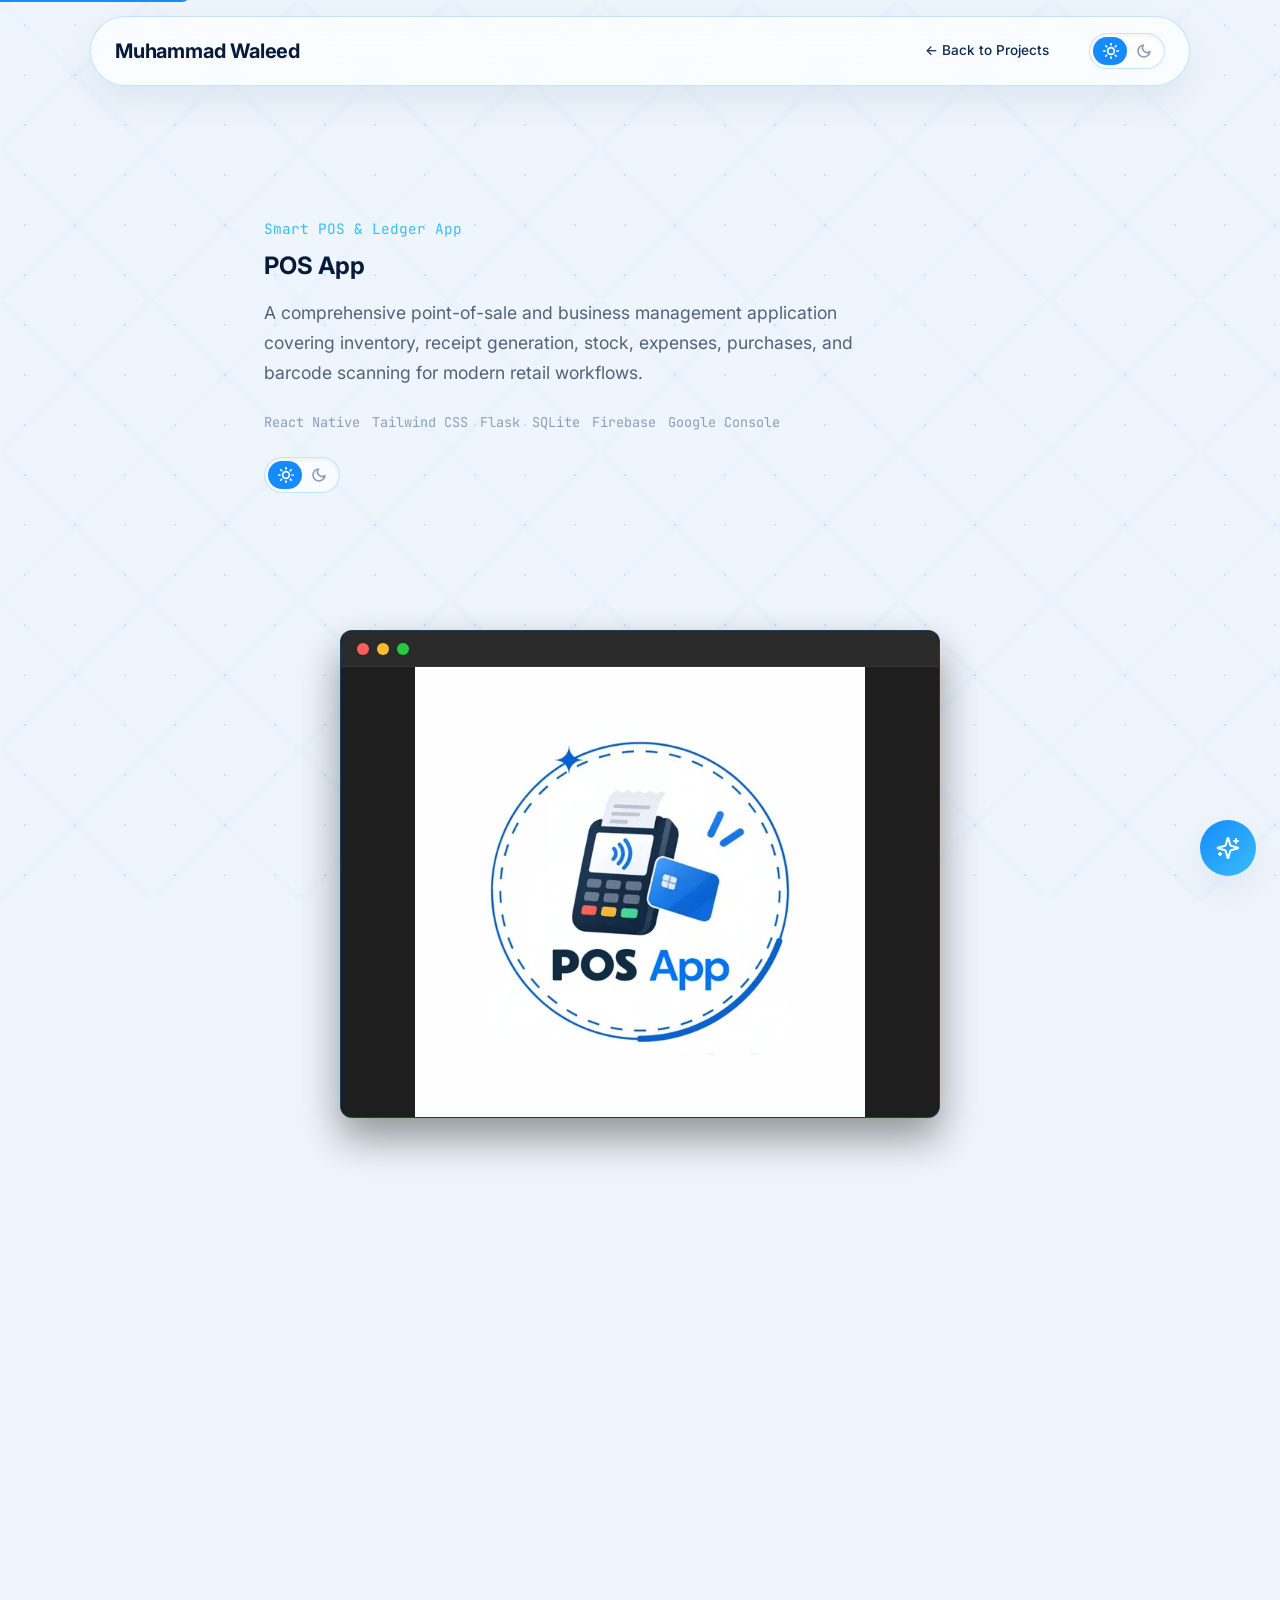
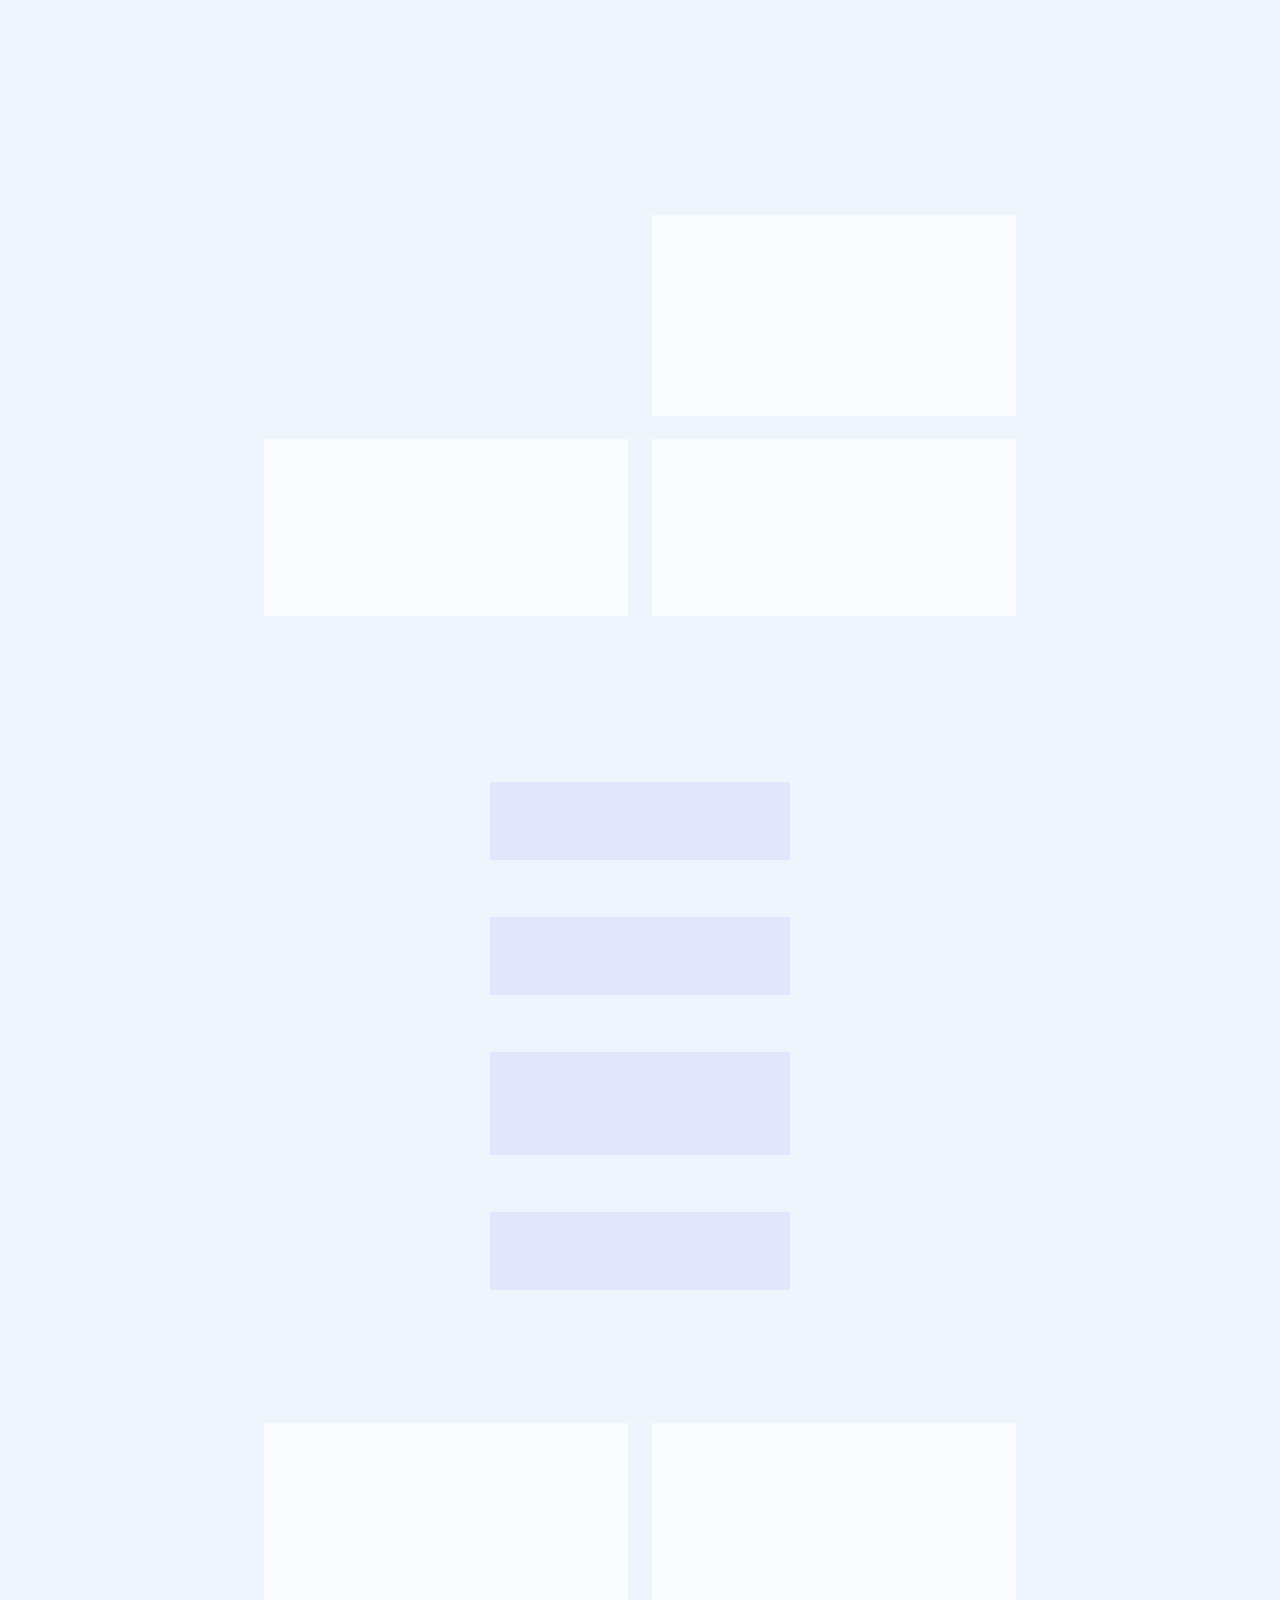
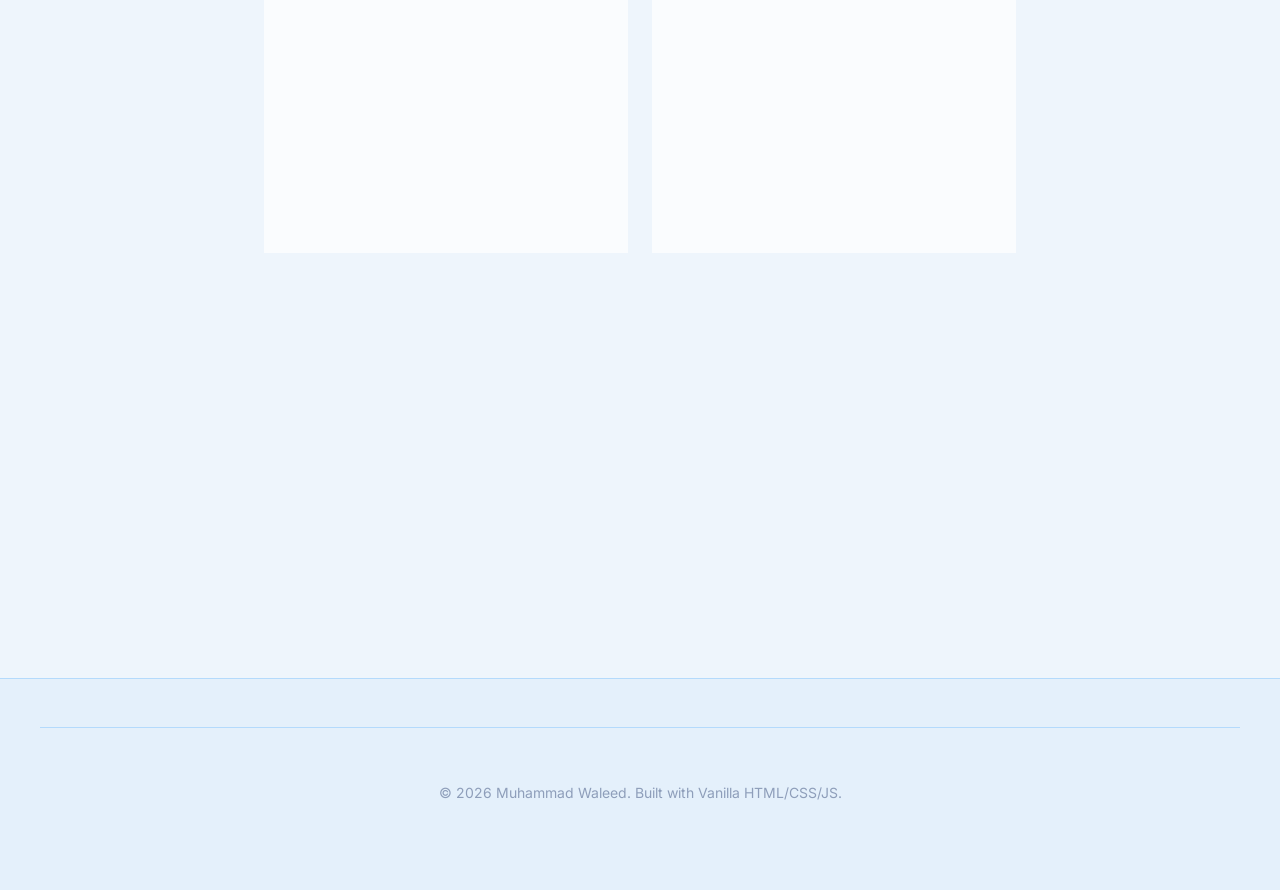
<file: projects/pos-app.html>
<!DOCTYPE html>
<html lang="en">
<head>
    <meta charset="UTF-8">
    <meta name="viewport" content="width=device-width, initial-scale=1.0">
    <title>POS App — Smart POS & Ledger App | Muhammad Waleed</title>
    <meta name="description" content="A point-of-sale and business management application covering inventory, receipt generation, stock, expenses, purchases, and barcode scanning.">
    <link rel="canonical" href="https://YOUR-FINAL-DOMAIN.com/projects/pos-app.html">
    
    <!-- Open Graph -->
    <meta property="og:type" content="article">
    <meta property="og:title" content="POS App — Smart POS & Ledger App | Muhammad Waleed">
    <meta property="og:description" content="A point-of-sale and business management application covering inventory, receipt generation, stock, expenses, purchases, and barcode scanning.">
    <meta property="og:url" content="https://YOUR-FINAL-DOMAIN.com/projects/pos-app.html">
    <!-- og:image pending -->

    <!-- Twitter -->
    <meta name="twitter:card" content="summary_large_image">
    <meta name="twitter:title" content="POS App — Smart POS & Ledger App | Muhammad Waleed">
    <meta name="twitter:description" content="A point-of-sale and business management application covering inventory, receipt generation, stock, expenses, purchases, and barcode scanning.">
    <!-- twitter:image pending -->
    <script>
        const savedTheme = localStorage.getItem('portfolio-theme');
        if (savedTheme) {
            document.documentElement.setAttribute('data-theme', savedTheme);
        } else if (window.matchMedia && window.matchMedia('(prefers-color-scheme: light)').matches) {
            document.documentElement.setAttribute('data-theme', 'light');
        } else {
            document.documentElement.setAttribute('data-theme', 'dark'); // Default to dark
        }
    </script>
    <link rel="preconnect" href="https://fonts.gstatic.com" crossorigin>
    <link href="https://fonts.googleapis.com/css2?family=Inter:wght@400;500;600;700&family=JetBrains+Mono:wght@400;500&display=swap" rel="stylesheet">
    <link rel="stylesheet" href="../css/main.css">
    <link rel="stylesheet" href="../css/responsive.css">
    <link rel="stylesheet" href="../css/animations.css">
    <link rel="stylesheet" href="../css/project-detail.css">
    <link rel="stylesheet" href="../css/chatbot.css">
</head>
<body>
    <a href="#main-content" class="skip-link">Skip to main content</a>
    <header class="navbar" id="navbar">
        <div class="container">
            <a href="../index.html" class="navbar-brand">Muhammad Waleed</a>
            <button class="mobile-toggle" id="mobile-toggle" aria-expanded="false" aria-controls="navbar-nav" aria-label="Toggle navigation">
                <svg aria-hidden="true" focusable="false" xmlns="http://www.w3.org/2000/svg" width="24" height="24" viewBox="0 0 24 24" fill="none" stroke="currentColor" stroke-width="2" stroke-linecap="round" stroke-linejoin="round" class="menu-icon"><line x1="3" y1="12" x2="21" y2="12"></line><line x1="3" y1="6" x2="21" y2="6"></line><line x1="3" y1="18" x2="21" y2="18"></line></svg>
            </button>
            <nav class="navbar-nav" id="navbar-nav">
                <ul class="nav-list">
                    <li><a href="../index.html#projects" class="nav-link">← Back to Projects</a></li>
                </ul>
                <div class="nav-actions">
                    <button id="theme-toggle" class="theme-toggle" aria-label="Toggle Theme" role="switch" aria-checked="false">
                        <div class="toggle-bg"></div>
                        <span class="icon-wrapper sun-wrapper">
                            <svg class="sun-icon" xmlns="http://www.w3.org/2000/svg" width="16" height="16" viewBox="0 0 24 24" fill="none" stroke="currentColor" stroke-width="2.5" stroke-linecap="round" stroke-linejoin="round"><circle cx="12" cy="12" r="5"></circle><line x1="12" y1="1" x2="12" y2="3"></line><line x1="12" y1="21" x2="12" y2="23"></line><line x1="4.22" y1="4.22" x2="5.64" y2="5.64"></line><line x1="18.36" y1="18.36" x2="19.78" y2="19.78"></line><line x1="1" y1="12" x2="3" y2="12"></line><line x1="21" y1="12" x2="23" y2="12"></line><line x1="4.22" y1="19.78" x2="5.64" y2="18.36"></line><line x1="18.36" y1="5.64" x2="19.78" y2="4.22"></line></svg>
                        </span>
                        <span class="icon-wrapper moon-wrapper">
                            <svg class="moon-icon" xmlns="http://www.w3.org/2000/svg" width="16" height="16" viewBox="0 0 24 24" fill="none" stroke="currentColor" stroke-width="2.5" stroke-linecap="round" stroke-linejoin="round"><path d="M21 12.79A9 9 0 1 1 11.21 3 7 7 0 0 0 21 12.79z"></path></svg>
                        </span>
                    </button>
                </div>
            </nav>
        </div>
    </header>

    <main id="main-content">
        <section class="project-hero">
            <div class="container project-hero-single">
                <div class="project-hero-content reveal-up">
                    <span class="project-type reveal-up delay-100">Smart POS & Ledger App</span>
                    <h1 class="project-title reveal-up delay-200">POS App</h1>
                    <p class="project-description body-text reveal-up delay-300">
                        A comprehensive point-of-sale and business management application covering inventory, receipt generation, stock, expenses, purchases, and barcode scanning for modern retail workflows.
                    </p>
                    <ul class="project-tech reveal-up delay-400">
                        <li>React Native</li>
                        <li>Tailwind CSS</li>
                        <li>Flask</li>
                        <li>SQLite</li>
                        <li>Firebase</li>
                        <li>Google Console</li>
                    </ul>
                <div class="nav-actions">
                    <button id="theme-toggle" class="theme-toggle" aria-label="Toggle Theme" role="switch" aria-checked="false">
                        <div class="toggle-bg"></div>
                        <span class="icon-wrapper sun-wrapper">
                            <svg class="sun-icon" xmlns="http://www.w3.org/2000/svg" width="16" height="16" viewBox="0 0 24 24" fill="none" stroke="currentColor" stroke-width="2.5" stroke-linecap="round" stroke-linejoin="round"><circle cx="12" cy="12" r="5"></circle><line x1="12" y1="1" x2="12" y2="3"></line><line x1="12" y1="21" x2="12" y2="23"></line><line x1="4.22" y1="4.22" x2="5.64" y2="5.64"></line><line x1="18.36" y1="18.36" x2="19.78" y2="19.78"></line><line x1="1" y1="12" x2="3" y2="12"></line><line x1="21" y1="12" x2="23" y2="12"></line><line x1="4.22" y1="19.78" x2="5.64" y2="18.36"></line><line x1="18.36" y1="5.64" x2="19.78" y2="4.22"></line></svg>
                        </span>
                        <span class="icon-wrapper moon-wrapper">
                            <svg class="moon-icon" xmlns="http://www.w3.org/2000/svg" width="16" height="16" viewBox="0 0 24 24" fill="none" stroke="currentColor" stroke-width="2.5" stroke-linecap="round" stroke-linejoin="round"><path d="M21 12.79A9 9 0 1 1 11.21 3 7 7 0 0 0 21 12.79z"></path></svg>
                        </span>
                    </button>
                </div>
                </div>
                </div>
            </div>
        </section>

        <section class="project-screenshot-section reveal-up">
            <div class="container">
                <div class="project-screenshot-card">
                    <div class="linux-titlebar">
                        <div class="linux-dot close"></div>
                        <div class="linux-dot minimize"></div>
                        <div class="linux-dot maximize"></div>
                    </div>
                    <img src="../assets/images/pos_app.webp" alt="Screenshot" class="project-screenshot-media">
                </div>
            </div>
        </section>

        <section class="project-content-section reveal-up">
            <div class="container">
                <h2>Project Overview</h2>
                <div class="project-overview-grid">
                    <div class="overview-item">
                        <h4>Platform</h4>
                        <p>Mobile / Tablet App</p>
                    </div>
                    <div class="overview-item">
                        <h4>Frontend</h4>
                        <p>React Native, Expo</p>
                    </div>
                    <div class="overview-item">
                        <h4>Database</h4>
                        <p>SQLite, Firestore</p>
                    </div>
                    <div class="overview-item">
                        <h4>Authentication</h4>
                        <p>Firebase Auth</p>
                    </div>
                </div>

                <h2>The Problem</h2>
                <p>
                    Small retail businesses struggle with fragmented operations. They often use a mix of manual ledgers for accounting, separate systems for inventory, and disconnected terminals for generating receipts. This leads to inaccurate stock tracking, slow checkout processes, and poor visibility into business expenses and profitability.
                </p>

                <h2>The Solution</h2>
                <p>
                    POS App centralizes these workflows into a single mobile and tablet-optimized application. By integrating a fast, offline-first SQLite database, the app ensures that barcode scanning, receipt generation, and inventory checks happen instantly at the point of sale. Background cloud synchronization ensures that records are safely backed up and accessible.
                </p>

                <h2>Key Features</h2>
                <div class="project-features-grid">
                    <div class="feature-card">
                        <svg aria-hidden="true" focusable="false" xmlns="http://www.w3.org/2000/svg" width="24" height="24" viewBox="0 0 24 24" fill="none" stroke="currentColor" stroke-width="2" stroke-linecap="round" stroke-linejoin="round"><path d="M4 15s1-1 4-1 5 2 8 2 4-1 4-1V3s-1 1-4 1-5-2-8-2-4 1-4 1z"></path><line x1="4" y1="22" x2="4" y2="15"></line></svg>
                        <h3>POS Billing & Receipts</h3>
                        <p>Fast checkout process with automatic receipt generation and sales recording.</p>
                    </div>
                    <div class="feature-card reveal-up delay-100">
                        <svg aria-hidden="true" focusable="false" xmlns="http://www.w3.org/2000/svg" width="24" height="24" viewBox="0 0 24 24" fill="none" stroke="currentColor" stroke-width="2" stroke-linecap="round" stroke-linejoin="round"><rect x="3" y="3" width="18" height="18" rx="2" ry="2"></rect><line x1="3" y1="9" x2="21" y2="9"></line><line x1="9" y1="21" x2="9" y2="9"></line></svg>
                        <h3>Inventory & Stock</h3>
                        <p>Real-time stock tracking, product management, and automated low-stock alerts.</p>
                    </div>
                    <div class="feature-card reveal-up delay-200">
                        <svg aria-hidden="true" focusable="false" xmlns="http://www.w3.org/2000/svg" width="24" height="24" viewBox="0 0 24 24" fill="none" stroke="currentColor" stroke-width="2" stroke-linecap="round" stroke-linejoin="round"><line x1="12" y1="1" x2="12" y2="23"></line><path d="M17 5H9.5a3.5 3.5 0 0 0 0 7h5a3.5 3.5 0 0 1 0 7H6"></path></svg>
                        <h3>Expenses & Purchases</h3>
                        <p>Comprehensive ledger to track business expenses, supplier purchases, and cash flow.</p>
                    </div>
                    <div class="feature-card reveal-up delay-300">
                        <svg aria-hidden="true" focusable="false" xmlns="http://www.w3.org/2000/svg" width="24" height="24" viewBox="0 0 24 24" fill="none" stroke="currentColor" stroke-width="2" stroke-linecap="round" stroke-linejoin="round"><line x1="4" y1="7" x2="20" y2="7"></line><line x1="4" y1="12" x2="20" y2="12"></line><line x1="4" y1="17" x2="20" y2="17"></line></svg>
                        <h3>Barcode Scanning</h3>
                        <p>Integrated camera barcode scanning for instant product identification and checkout.</p>
                    </div>
                </div>

                <div class="architecture-diagram" style="margin-top: 48px;">
                    <h2 style="margin-bottom: 0;">Architecture</h2>
                    <br>
                    <div class="arch-node reveal-left delay-100">React Native (Mobile/Tablet UI)</div>
                    <div class="arch-arrow reveal-scale delay-200">↓</div>
                    <div class="arch-node reveal-left delay-300">Expo Camera & File System Modules</div>
                    <div class="arch-arrow reveal-scale delay-400">↓</div>
                    <div class="arch-node reveal-left delay-500">SQLite (Local Transactional Data & Indexes)</div>
                    <div class="arch-arrow reveal-scale delay-600">↓</div>
                    <div class="arch-node reveal-right delay-700">Firestore (Authenticated Cloud Backups)</div>
                </div>

                <h2 style="margin-top: 48px;">Engineering Challenges</h2>
                <div class="challenges-grid">
                    <div class="challenge-card reveal-up delay-100">
                        <h3>Dynamic Template Architecture</h3>
                        <p><strong>Challenge:</strong> Large product catalogs originally increased the app bundle size and negatively impacted startup time and memory costs.</p>
                        <p><strong>Solution:</strong> Redesigned the system to use downloadable inventory and template data rather than shipping everything directly in the app bundle. Utilized Firebase Storage to stream and download template JSON payloads, which are then installed transactionally into the local SQLite DB.</p>
                    </div>
                    <div class="challenge-card reveal-up delay-200">
                        <h3>Offline Performance & Indexing</h3>
                        <p><strong>Challenge:</strong> Guaranteeing instant barcode lookups and receipt generation even with tens of thousands of local inventory records.</p>
                        <p><strong>Solution:</strong> Implemented strict local database indexing on SKUs/barcodes within SQLite, allowing sub-millisecond querying during the checkout process regardless of network state.</p>
                    </div>
                </div>

                <h2 style="margin-top: 48px;">Results & Learnings</h2>
                <p>
                    The POS App demonstrates my ability to engineer complex, operational tools centered around real business workflows. Solving the template downloading and atomic import challenges taught me valuable lessons regarding mobile memory management, JSON payload streaming, and local database optimization.
                </p>

                <div class="project-navigation">
                    <a href="stitchify.html" class="project-nav-link">
                        <small>Previous Project</small>
                        <strong>← Stitchify</strong>
                    </a>
                    <a href="lms.html" class="project-nav-link next">
                        <small>Next Project</small>
                        <strong>LMS — Courses →</strong>
                    </a>
                </div>
            </div>
        </section>
    </main>

    <footer class="footer">
        <div class="container" style="text-align: center; padding: 40px 0; border-top: 1px solid var(--border);">
            <p class="small-text text-muted">&copy; <span id="current-year"></span> Muhammad Waleed. Built with Vanilla HTML/CSS/JS.</p>
        </div>
    </footer>

    <script type="module">
        import { initAnimations } from '../js/animations.js';
        import { initThemeToggle } from '../js/theme.js';
        document.addEventListener('DOMContentLoaded', () => {
            initThemeToggle();
            initAnimations();
            const yearEl = document.getElementById('current-year');
            if (yearEl) yearEl.textContent = new Date().getFullYear();
            
            const toggle = document.getElementById('mobile-toggle');
            const nav = document.getElementById('navbar-nav');
            if (toggle && nav) {
                toggle.addEventListener('click', () => {
                    const expanded = toggle.getAttribute('aria-expanded') === 'true';
                    toggle.setAttribute('aria-expanded', !expanded);
                    nav.classList.toggle('is-open');
                });
            }
        });
    </script>
    
    <!-- Floating AI Chatbot -->
    <div id="ai-chatbot-container" class="chatbot-container">
        <!-- Floating Trigger Button -->
        <button id="chatbot-trigger" class="chatbot-trigger" aria-label="Open AI assistant" aria-expanded="false" aria-controls="ai-chat-panel">
            <svg aria-hidden="true" focusable="false" xmlns="http://www.w3.org/2000/svg" width="24" height="24" viewBox="0 0 24 24" fill="none" stroke="currentColor" stroke-width="2" stroke-linecap="round" stroke-linejoin="round" class="sparkle-icon">
                <path d="M9.937 15.5A2 2 0 0 0 8.5 14.063l-6.135-1.582a.5.3 0 0 1 0-.962L8.5 9.936A2 2 0 0 0 9.937 8.5l1.582-6.135a.5.5 0 0 1 .963 0L14.063 8.5A2 2 0 0 0 15.5 9.937l6.135 1.581a.5.5 0 0 1 0 .964L15.5 14.063a2 2 0 0 0-1.437 1.437l-1.582 6.135a.5.5 0 0 1-.963 0z"></path>
                <path d="M20 3v4"></path>
                <path d="M22 5h-4"></path>
                <path d="M4 17v2"></path>
                <path d="M5 18H3"></path>
            </svg>
        </button>

        <!-- Chat Panel -->
        <aside id="ai-chat-panel" class="ai-chat-panel" aria-hidden="true" aria-label="Waleed AI Portfolio Assistant">
            <div class="chat-header">
                <div class="chat-header-info">
                    <div class="chat-avatar">
                        <svg aria-hidden="true" focusable="false" xmlns="http://www.w3.org/2000/svg" width="16" height="16" viewBox="0 0 24 24" fill="none" stroke="currentColor" stroke-width="2" stroke-linecap="round" stroke-linejoin="round"><path d="M12 8V4H8"></path><rect width="16" height="12" x="4" y="8" rx="2"></rect><path d="M2 14h2"></path><path d="M20 14h2"></path><path d="M15 13v2"></path><path d="M9 13v2"></path></svg>
                    </div>
                    <div>
                        <h3 class="chat-title">Waleed AI</h3>
                        <span class="chat-subtitle"><span class="status-dot"></span> Portfolio Assistant</span>
                    </div>
                </div>
                <button id="chatbot-close" class="chatbot-close" aria-label="Close AI assistant">
                    <svg aria-hidden="true" focusable="false" xmlns="http://www.w3.org/2000/svg" width="20" height="20" viewBox="0 0 24 24" fill="none" stroke="currentColor" stroke-width="2" stroke-linecap="round" stroke-linejoin="round"><line x1="18" y1="6" x2="6" y2="18"></line><line x1="6" y1="6" x2="18" y2="18"></line></svg>
                </button>
            </div>

            <div id="chat-messages" class="chat-messages" aria-live="polite">
                <!-- Welcome Message and Messages get injected here -->
            </div>

            <div id="chat-suggestions" class="chat-suggestions">
                <!-- Suggested Questions get injected here -->
            </div>

            <div class="chat-composer">
                <textarea id="chat-input" class="chat-input" rows="1" placeholder="Ask about skills, projects..." aria-label="Message Waleed AI" maxlength="1500"></textarea>
                <button id="chat-send" class="chat-send" aria-label="Send message" disabled>
                    <svg aria-hidden="true" focusable="false" xmlns="http://www.w3.org/2000/svg" width="18" height="18" viewBox="0 0 24 24" fill="none" stroke="currentColor" stroke-width="2" stroke-linecap="round" stroke-linejoin="round"><line x1="22" y1="2" x2="11" y2="13"></line><polygon points="22 2 15 22 11 13 2 9 22 2"></polygon></svg>
                </button>
            </div>
        </aside>
    </div>

    <script src="../js/chatbot.js" type="module"></script>
</body>
</html>
</file>
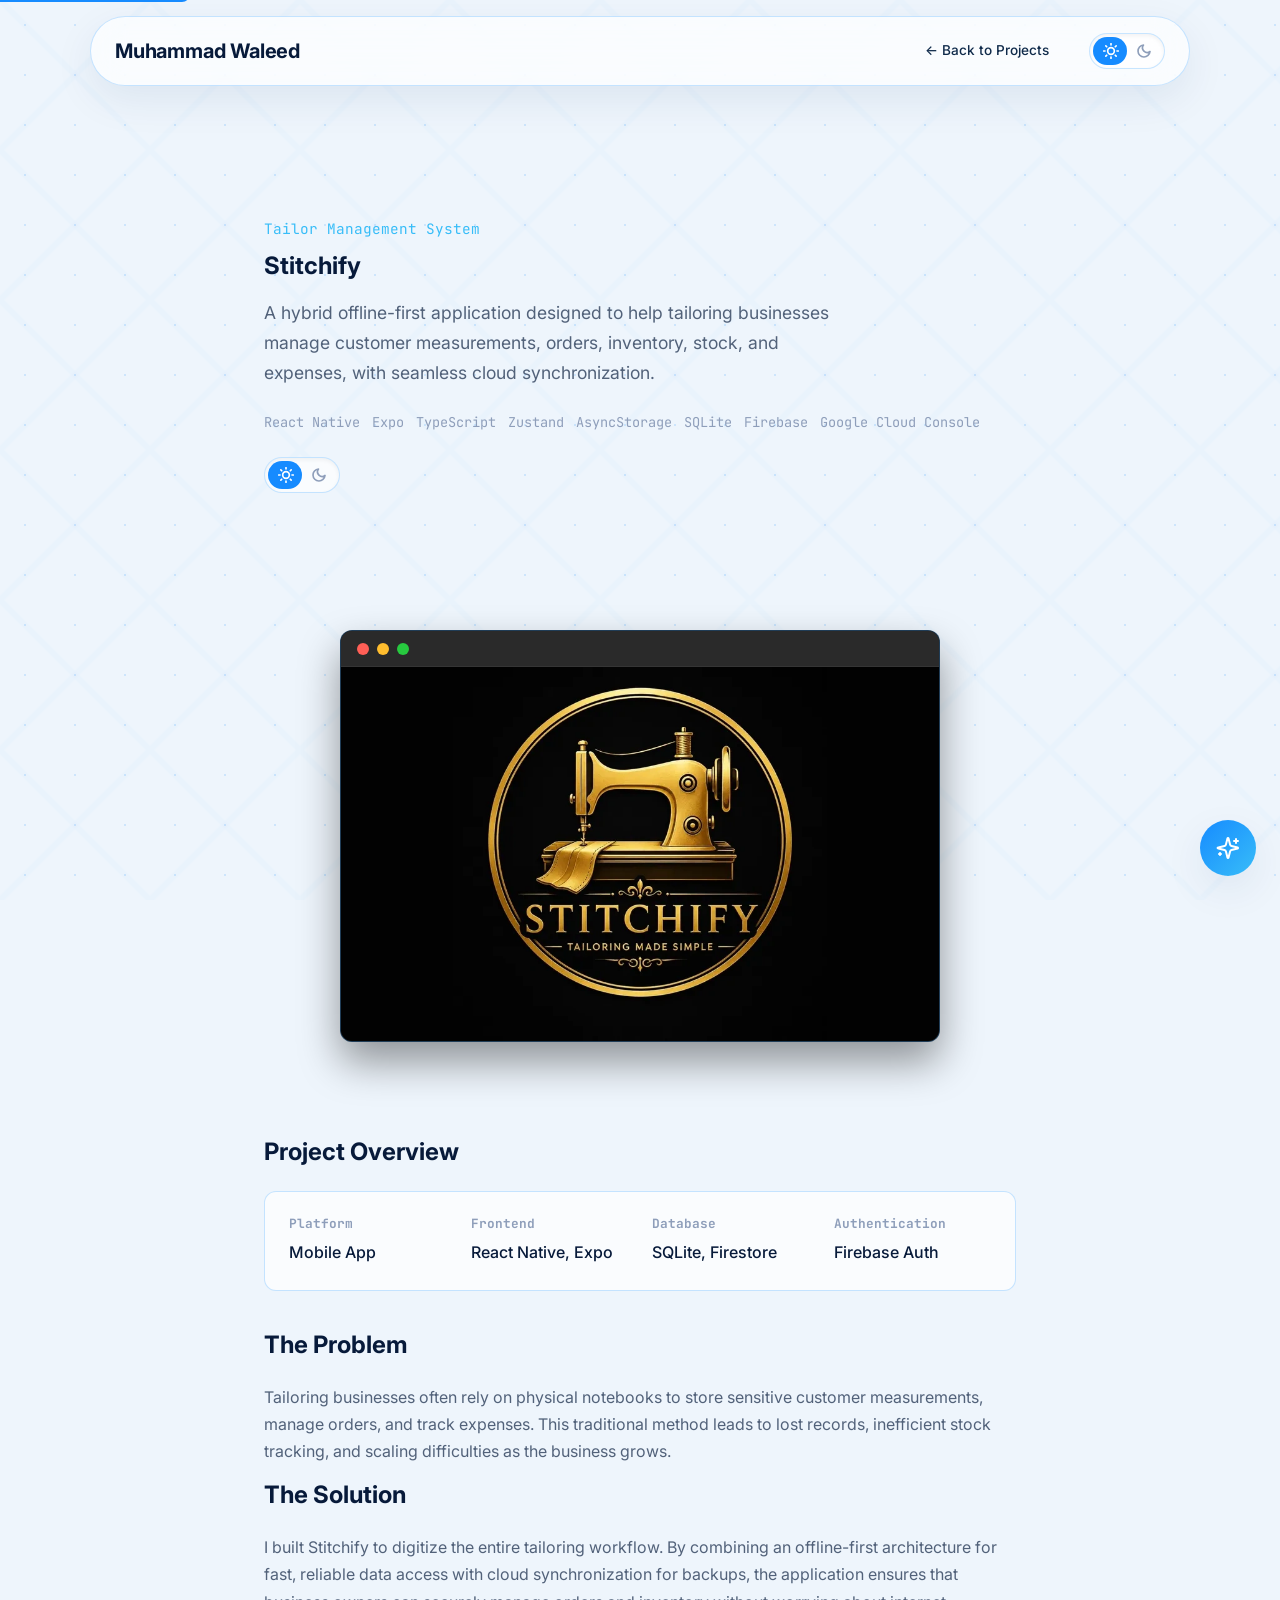
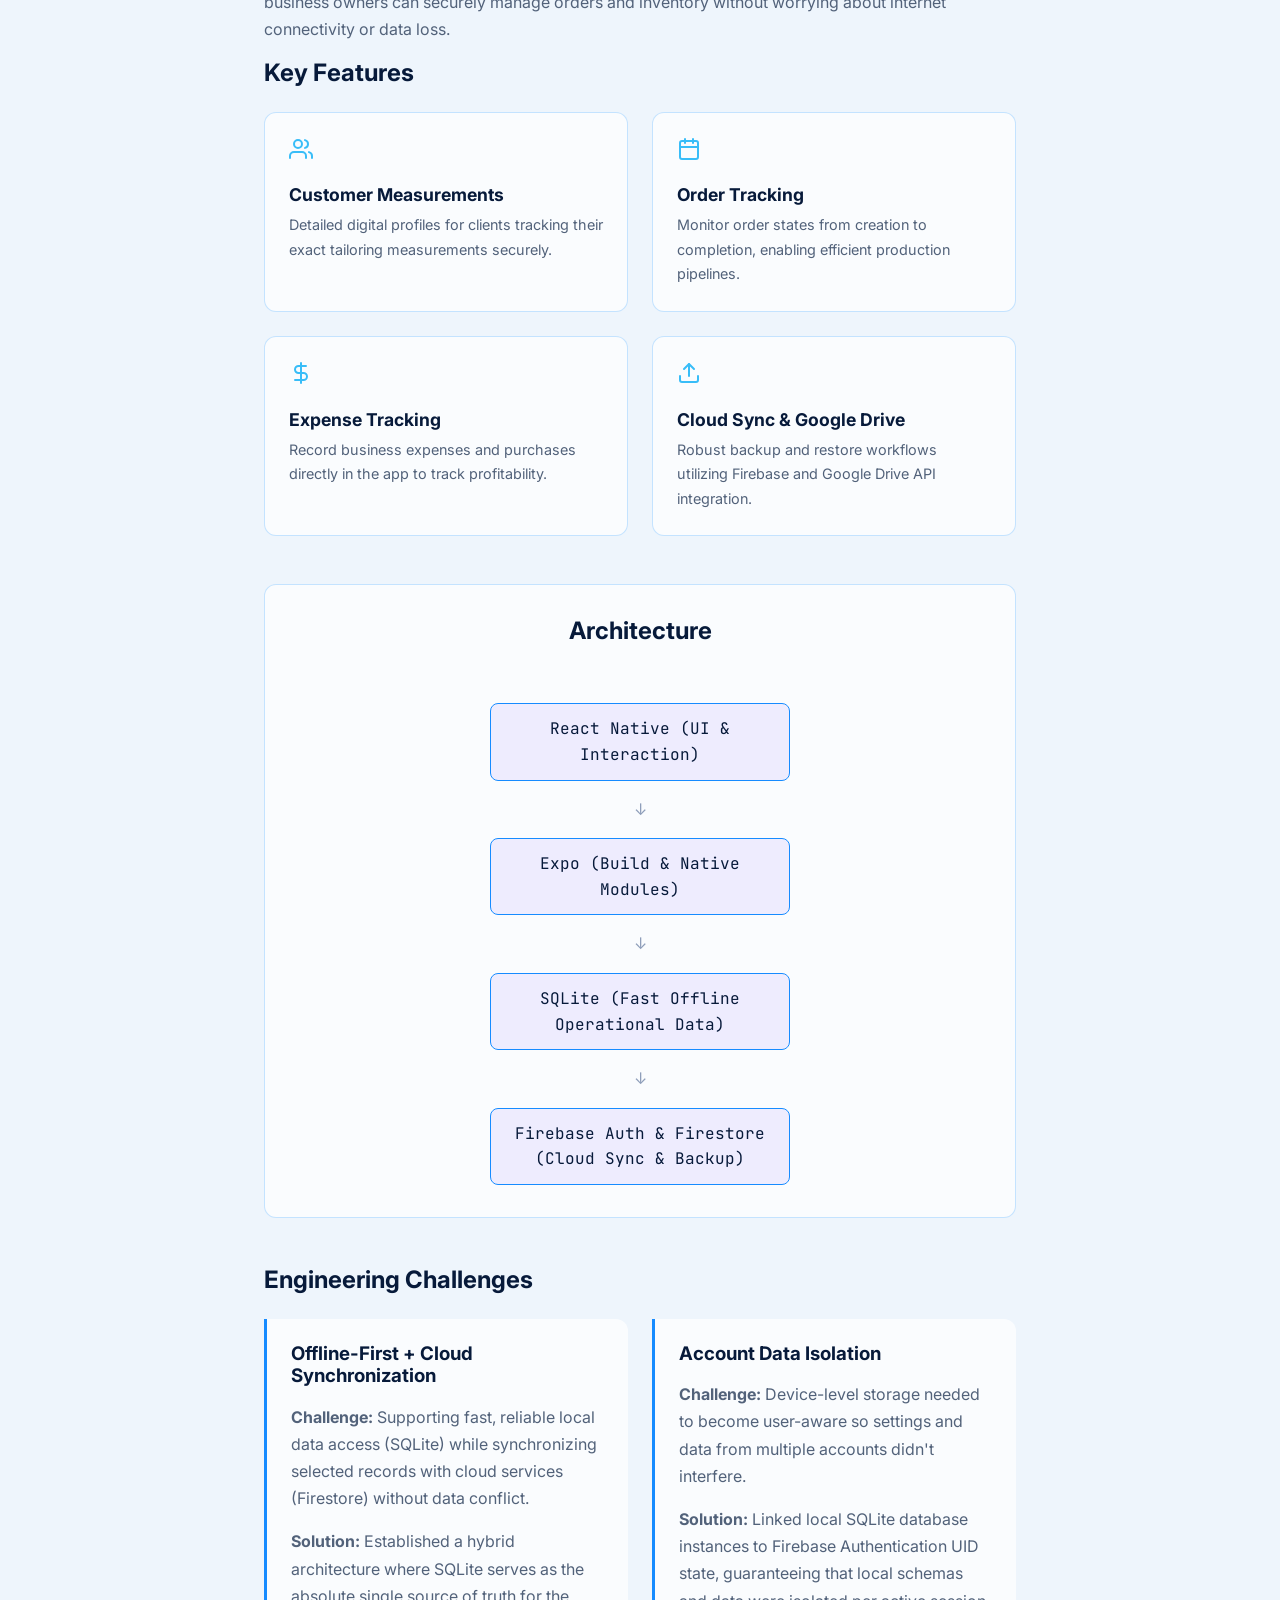
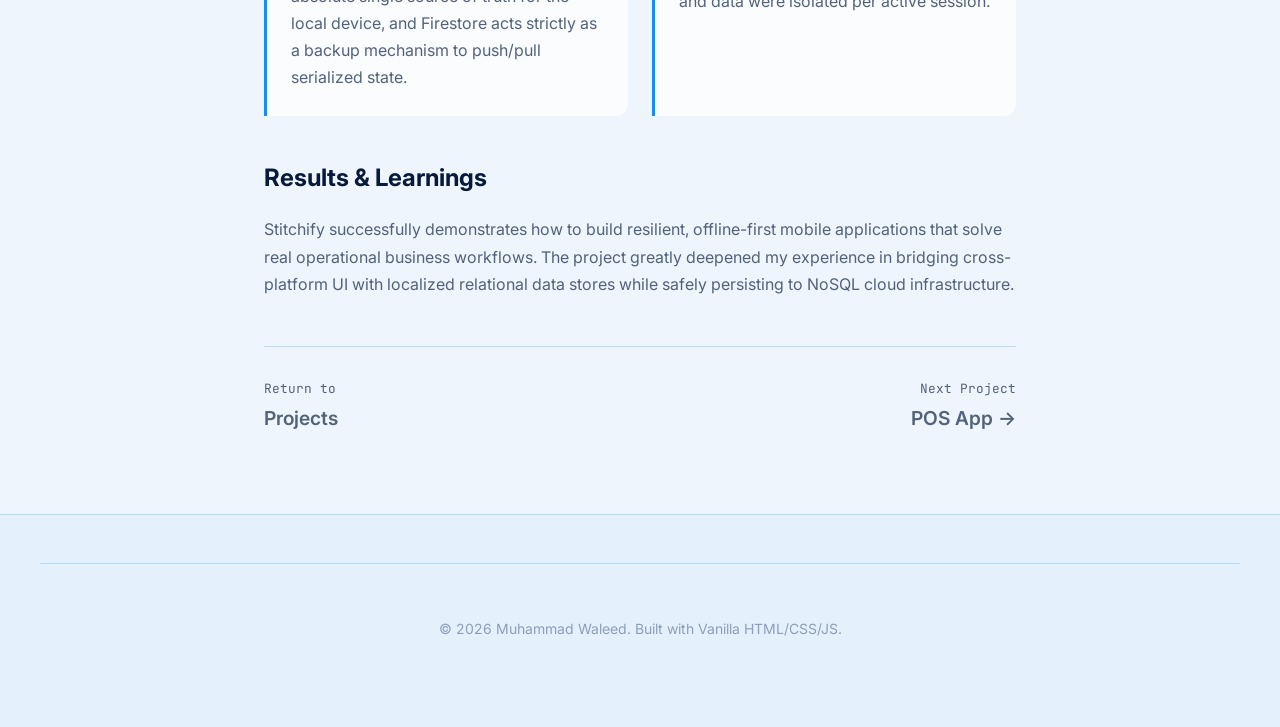
<file: projects/stitchify.html>
<!DOCTYPE html>
<html lang="en">
<head>
    <meta charset="UTF-8">
    <meta name="viewport" content="width=device-width, initial-scale=1.0">
    <title>Stitchify — Tailor Management System | Muhammad Waleed</title>
    <meta name="description" content="Stitchify helps tailoring businesses manage customer measurements, orders, inventory, stock, expenses, purchases, and backup workflows.">
    <link rel="canonical" href="https://YOUR-FINAL-DOMAIN.com/projects/stitchify.html">
    
    <!-- Open Graph -->
    <meta property="og:type" content="article">
    <meta property="og:title" content="Stitchify — Tailor Management System | Muhammad Waleed">
    <meta property="og:description" content="Stitchify helps tailoring businesses manage customer measurements, orders, inventory, stock, expenses, purchases, and backup workflows.">
    <meta property="og:url" content="https://YOUR-FINAL-DOMAIN.com/projects/stitchify.html">
    <!-- og:image pending -->

    <!-- Twitter -->
    <meta name="twitter:card" content="summary_large_image">
    <meta name="twitter:title" content="Stitchify — Tailor Management System | Muhammad Waleed">
    <meta name="twitter:description" content="Stitchify helps tailoring businesses manage customer measurements, orders, inventory, stock, expenses, purchases, and backup workflows.">
    <!-- twitter:image pending -->
    <script>
        const savedTheme = localStorage.getItem('portfolio-theme');
        if (savedTheme) {
            document.documentElement.setAttribute('data-theme', savedTheme);
        } else if (window.matchMedia && window.matchMedia('(prefers-color-scheme: light)').matches) {
            document.documentElement.setAttribute('data-theme', 'light');
        } else {
            document.documentElement.setAttribute('data-theme', 'dark'); // Default to dark
        }
    </script>
    <link rel="preconnect" href="https://fonts.gstatic.com" crossorigin>
    <link href="https://fonts.googleapis.com/css2?family=Inter:wght@400;500;600;700&family=JetBrains+Mono:wght@400;500&display=swap" rel="stylesheet">
    <link rel="stylesheet" href="../css/main.css">
    <link rel="stylesheet" href="../css/responsive.css">
    <link rel="stylesheet" href="../css/animations.css">
    <link rel="stylesheet" href="../css/project-detail.css">
    <link rel="stylesheet" href="../css/chatbot.css">
</head>
<body>
    <a href="#main-content" class="skip-link">Skip to main content</a>
    <header class="navbar" id="navbar">
        <div class="container">
            <a href="../index.html" class="navbar-brand">Muhammad Waleed</a>
            <button class="mobile-toggle" id="mobile-toggle" aria-expanded="false" aria-controls="navbar-nav" aria-label="Toggle navigation">
                <svg aria-hidden="true" focusable="false" xmlns="http://www.w3.org/2000/svg" width="24" height="24" viewBox="0 0 24 24" fill="none" stroke="currentColor" stroke-width="2" stroke-linecap="round" stroke-linejoin="round" class="menu-icon"><line x1="3" y1="12" x2="21" y2="12"></line><line x1="3" y1="6" x2="21" y2="6"></line><line x1="3" y1="18" x2="21" y2="18"></line></svg>
            </button>
            <nav class="navbar-nav" id="navbar-nav">
                <ul class="nav-list">
                    <li><a href="../index.html#projects" class="nav-link">← Back to Projects</a></li>
                </ul>
                <div class="nav-actions">
                    <button id="theme-toggle" class="theme-toggle" aria-label="Toggle Theme" role="switch" aria-checked="false">
                        <div class="toggle-bg"></div>
                        <span class="icon-wrapper sun-wrapper">
                            <svg class="sun-icon" xmlns="http://www.w3.org/2000/svg" width="16" height="16" viewBox="0 0 24 24" fill="none" stroke="currentColor" stroke-width="2.5" stroke-linecap="round" stroke-linejoin="round"><circle cx="12" cy="12" r="5"></circle><line x1="12" y1="1" x2="12" y2="3"></line><line x1="12" y1="21" x2="12" y2="23"></line><line x1="4.22" y1="4.22" x2="5.64" y2="5.64"></line><line x1="18.36" y1="18.36" x2="19.78" y2="19.78"></line><line x1="1" y1="12" x2="3" y2="12"></line><line x1="21" y1="12" x2="23" y2="12"></line><line x1="4.22" y1="19.78" x2="5.64" y2="18.36"></line><line x1="18.36" y1="5.64" x2="19.78" y2="4.22"></line></svg>
                        </span>
                        <span class="icon-wrapper moon-wrapper">
                            <svg class="moon-icon" xmlns="http://www.w3.org/2000/svg" width="16" height="16" viewBox="0 0 24 24" fill="none" stroke="currentColor" stroke-width="2.5" stroke-linecap="round" stroke-linejoin="round"><path d="M21 12.79A9 9 0 1 1 11.21 3 7 7 0 0 0 21 12.79z"></path></svg>
                        </span>
                    </button>
                </div>
            </nav>
        </div>
    </header>

    <main id="main-content">
        <section class="project-hero">
            <div class="container project-hero-single">
                <div class="project-hero-content reveal-up">
                    <span class="project-type reveal-up delay-100">Tailor Management System</span>
                    <h1 class="project-title reveal-up delay-200">Stitchify</h1>
                    <p class="project-description body-text reveal-up delay-300">
                        A hybrid offline-first application designed to help tailoring businesses manage customer measurements, orders, inventory, stock, and expenses, with seamless cloud synchronization.
                    </p>
                    <ul class="project-tech reveal-up delay-400">
                        <li>React Native</li>
                        <li>Expo</li>
                        <li>TypeScript</li>
                        <li>Zustand</li>
                        <li>AsyncStorage</li>
                        <li>SQLite</li>
                        <li>Firebase</li>
                        <li>Google Cloud Console</li>
                    </ul>
                <div class="nav-actions">
                    <button id="theme-toggle" class="theme-toggle" aria-label="Toggle Theme" role="switch" aria-checked="false">
                        <div class="toggle-bg"></div>
                        <span class="icon-wrapper sun-wrapper">
                            <svg class="sun-icon" xmlns="http://www.w3.org/2000/svg" width="16" height="16" viewBox="0 0 24 24" fill="none" stroke="currentColor" stroke-width="2.5" stroke-linecap="round" stroke-linejoin="round"><circle cx="12" cy="12" r="5"></circle><line x1="12" y1="1" x2="12" y2="3"></line><line x1="12" y1="21" x2="12" y2="23"></line><line x1="4.22" y1="4.22" x2="5.64" y2="5.64"></line><line x1="18.36" y1="18.36" x2="19.78" y2="19.78"></line><line x1="1" y1="12" x2="3" y2="12"></line><line x1="21" y1="12" x2="23" y2="12"></line><line x1="4.22" y1="19.78" x2="5.64" y2="18.36"></line><line x1="18.36" y1="5.64" x2="19.78" y2="4.22"></line></svg>
                        </span>
                        <span class="icon-wrapper moon-wrapper">
                            <svg class="moon-icon" xmlns="http://www.w3.org/2000/svg" width="16" height="16" viewBox="0 0 24 24" fill="none" stroke="currentColor" stroke-width="2.5" stroke-linecap="round" stroke-linejoin="round"><path d="M21 12.79A9 9 0 1 1 11.21 3 7 7 0 0 0 21 12.79z"></path></svg>
                        </span>
                    </button>
                </div>
                </div>
                </div>
            </div>
        </section>

        <section class="project-screenshot-section reveal-up">
            <div class="container">
                <div class="project-screenshot-card">
                    <div class="linux-titlebar">
                        <div class="linux-dot close"></div>
                        <div class="linux-dot minimize"></div>
                        <div class="linux-dot maximize"></div>
                    </div>
                    <img src="../assets/images/stitchify_extended.webp" alt="stitchify Screenshot" class="project-screenshot-media">
                </div>
            </div>
        </section>

        <section class="project-content-section reveal-up">
            <div class="container">
                <h2>Project Overview</h2>
                <div class="project-overview-grid">
                    <div class="overview-item">
                        <h4>Platform</h4>
                        <p>Mobile App</p>
                    </div>
                    <div class="overview-item">
                        <h4>Frontend</h4>
                        <p>React Native, Expo</p>
                    </div>
                    <div class="overview-item">
                        <h4>Database</h4>
                        <p>SQLite, Firestore</p>
                    </div>
                    <div class="overview-item">
                        <h4>Authentication</h4>
                        <p>Firebase Auth</p>
                    </div>
                </div>

                <h2>The Problem</h2>
                <p>
                    Tailoring businesses often rely on physical notebooks to store sensitive customer measurements, manage orders, and track expenses. This traditional method leads to lost records, inefficient stock tracking, and scaling difficulties as the business grows.
                </p>

                <h2>The Solution</h2>
                <p>
                    I built Stitchify to digitize the entire tailoring workflow. By combining an offline-first architecture for fast, reliable data access with cloud synchronization for backups, the application ensures that business owners can securely manage orders and inventory without worrying about internet connectivity or data loss.
                </p>

                <h2>Key Features</h2>
                <div class="project-features-grid">
                    <div class="feature-card">
                        <svg aria-hidden="true" focusable="false" xmlns="http://www.w3.org/2000/svg" width="24" height="24" viewBox="0 0 24 24" fill="none" stroke="currentColor" stroke-width="2" stroke-linecap="round" stroke-linejoin="round"><path d="M17 21v-2a4 4 0 0 0-4-4H5a4 4 0 0 0-4 4v2"></path><circle cx="9" cy="7" r="4"></circle><path d="M23 21v-2a4 4 0 0 0-3-3.87"></path><path d="M16 3.13a4 4 0 0 1 0 7.75"></path></svg>
                        <h3>Customer Measurements</h3>
                        <p>Detailed digital profiles for clients tracking their exact tailoring measurements securely.</p>
                    </div>
                    <div class="feature-card">
                        <svg aria-hidden="true" focusable="false" xmlns="http://www.w3.org/2000/svg" width="24" height="24" viewBox="0 0 24 24" fill="none" stroke="currentColor" stroke-width="2" stroke-linecap="round" stroke-linejoin="round"><rect x="3" y="4" width="18" height="18" rx="2" ry="2"></rect><line x1="16" y1="2" x2="16" y2="6"></line><line x1="8" y1="2" x2="8" y2="6"></line><line x1="3" y1="10" x2="21" y2="10"></line></svg>
                        <h3>Order Tracking</h3>
                        <p>Monitor order states from creation to completion, enabling efficient production pipelines.</p>
                    </div>
                    <div class="feature-card">
                        <svg aria-hidden="true" focusable="false" xmlns="http://www.w3.org/2000/svg" width="24" height="24" viewBox="0 0 24 24" fill="none" stroke="currentColor" stroke-width="2" stroke-linecap="round" stroke-linejoin="round"><line x1="12" y1="2" x2="12" y2="22"></line><path d="M17 5H9.5a3.5 3.5 0 0 0 0 7h5a3.5 3.5 0 0 1 0 7H6"></path></svg>
                        <h3>Expense Tracking</h3>
                        <p>Record business expenses and purchases directly in the app to track profitability.</p>
                    </div>
                    <div class="feature-card">
                        <svg aria-hidden="true" focusable="false" xmlns="http://www.w3.org/2000/svg" width="24" height="24" viewBox="0 0 24 24" fill="none" stroke="currentColor" stroke-width="2" stroke-linecap="round" stroke-linejoin="round"><path d="M21 15v4a2 2 0 0 1-2 2H5a2 2 0 0 1-2-2v-4"></path><polyline points="17 8 12 3 7 8"></polyline><line x1="12" y1="3" x2="12" y2="15"></line></svg>
                        <h3>Cloud Sync & Google Drive</h3>
                        <p>Robust backup and restore workflows utilizing Firebase and Google Drive API integration.</p>
                    </div>
                </div>

                <div class="architecture-diagram" style="margin-top: 48px;">
                    <h2 style="margin-bottom: 0;">Architecture</h2>
                    <br>
                    <div class="arch-node">React Native (UI & Interaction)</div>
                    <div class="arch-arrow">↓</div>
                    <div class="arch-node">Expo (Build & Native Modules)</div>
                    <div class="arch-arrow">↓</div>
                    <div class="arch-node">SQLite (Fast Offline Operational Data)</div>
                    <div class="arch-arrow">↓</div>
                    <div class="arch-node">Firebase Auth & Firestore (Cloud Sync & Backup)</div>
                </div>

                <h2 style="margin-top: 48px;">Engineering Challenges</h2>
                <div class="challenges-grid">
                    <div class="challenge-card">
                        <h3>Offline-First + Cloud Synchronization</h3>
                        <p><strong>Challenge:</strong> Supporting fast, reliable local data access (SQLite) while synchronizing selected records with cloud services (Firestore) without data conflict.</p>
                        <p><strong>Solution:</strong> Established a hybrid architecture where SQLite serves as the absolute single source of truth for the local device, and Firestore acts strictly as a backup mechanism to push/pull serialized state.</p>
                    </div>
                    <div class="challenge-card">
                        <h3>Account Data Isolation</h3>
                        <p><strong>Challenge:</strong> Device-level storage needed to become user-aware so settings and data from multiple accounts didn't interfere.</p>
                        <p><strong>Solution:</strong> Linked local SQLite database instances to Firebase Authentication UID state, guaranteeing that local schemas and data were isolated per active session.</p>
                    </div>
                </div>

                <h2 style="margin-top: 48px;">Results & Learnings</h2>
                <p>
                    Stitchify successfully demonstrates how to build resilient, offline-first mobile applications that solve real operational business workflows. The project greatly deepened my experience in bridging cross-platform UI with localized relational data stores while safely persisting to NoSQL cloud infrastructure.
                </p>

                <div class="project-navigation">
                    <a href="../index.html#projects" class="project-nav-link">
                        <small>Return to</small>
                        <strong>Projects</strong>
                    </a>
                    <a href="pos-app.html" class="project-nav-link next">
                        <small>Next Project</small>
                        <strong>POS App →</strong>
                    </a>
                </div>
            </div>
        </section>
    </main>

    <footer class="footer">
        <div class="container" style="text-align: center; padding: 40px 0; border-top: 1px solid var(--border);">
            <p class="small-text text-muted">&copy; <span id="current-year"></span> Muhammad Waleed. Built with Vanilla HTML/CSS/JS.</p>
        </div>
    </footer>

    <script type="module">
        import { initAnimations } from '../js/animations.js';
        import { initThemeToggle } from '../js/theme.js';
        document.addEventListener('DOMContentLoaded', () => {
            initThemeToggle();
            initAnimations();
            const yearEl = document.getElementById('current-year');
            if (yearEl) yearEl.textContent = new Date().getFullYear();
            
            const toggle = document.getElementById('mobile-toggle');
            const nav = document.getElementById('navbar-nav');
            if (toggle && nav) {
                toggle.addEventListener('click', () => {
                    const expanded = toggle.getAttribute('aria-expanded') === 'true';
                    toggle.setAttribute('aria-expanded', !expanded);
                    nav.classList.toggle('is-open');
                });
            }
        });
    </script>
    
    <!-- Floating AI Chatbot -->
    <div id="ai-chatbot-container" class="chatbot-container">
        <!-- Floating Trigger Button -->
        <button id="chatbot-trigger" class="chatbot-trigger" aria-label="Open AI assistant" aria-expanded="false" aria-controls="ai-chat-panel">
            <svg aria-hidden="true" focusable="false" xmlns="http://www.w3.org/2000/svg" width="24" height="24" viewBox="0 0 24 24" fill="none" stroke="currentColor" stroke-width="2" stroke-linecap="round" stroke-linejoin="round" class="sparkle-icon">
                <path d="M9.937 15.5A2 2 0 0 0 8.5 14.063l-6.135-1.582a.5.3 0 0 1 0-.962L8.5 9.936A2 2 0 0 0 9.937 8.5l1.582-6.135a.5.5 0 0 1 .963 0L14.063 8.5A2 2 0 0 0 15.5 9.937l6.135 1.581a.5.5 0 0 1 0 .964L15.5 14.063a2 2 0 0 0-1.437 1.437l-1.582 6.135a.5.5 0 0 1-.963 0z"></path>
                <path d="M20 3v4"></path>
                <path d="M22 5h-4"></path>
                <path d="M4 17v2"></path>
                <path d="M5 18H3"></path>
            </svg>
        </button>

        <!-- Chat Panel -->
        <aside id="ai-chat-panel" class="ai-chat-panel" aria-hidden="true" aria-label="Waleed AI Portfolio Assistant">
            <div class="section-header reveal-up">
                <div class="chat-header-info">
                    <div class="chat-avatar">
                        <svg aria-hidden="true" focusable="false" xmlns="http://www.w3.org/2000/svg" width="16" height="16" viewBox="0 0 24 24" fill="none" stroke="currentColor" stroke-width="2" stroke-linecap="round" stroke-linejoin="round"><path d="M12 8V4H8"></path><rect width="16" height="12" x="4" y="8" rx="2"></rect><path d="M2 14h2"></path><path d="M20 14h2"></path><path d="M15 13v2"></path><path d="M9 13v2"></path></svg>
                    </div>
                    <div>
                        <h3 class="chat-title">Waleed AI</h3>
                        <span class="chat-subtitle"><span class="status-dot"></span> Portfolio Assistant</span>
                    </div>
                </div>
                <button id="chatbot-close" class="chatbot-close" aria-label="Close AI assistant">
                    <svg aria-hidden="true" focusable="false" xmlns="http://www.w3.org/2000/svg" width="20" height="20" viewBox="0 0 24 24" fill="none" stroke="currentColor" stroke-width="2" stroke-linecap="round" stroke-linejoin="round"><line x1="18" y1="6" x2="6" y2="18"></line><line x1="6" y1="6" x2="18" y2="18"></line></svg>
                </button>
            </div>

            <div id="chat-messages" class="chat-messages" aria-live="polite">
                <!-- Welcome Message and Messages get injected here -->
            </div>

            <div id="chat-suggestions" class="chat-suggestions">
                <!-- Suggested Questions get injected here -->
            </div>

            <div class="chat-composer">
                <textarea id="chat-input" class="chat-input" rows="1" placeholder="Ask about skills, projects..." aria-label="Message Waleed AI" maxlength="1500"></textarea>
                <button id="chat-send" class="chat-send" aria-label="Send message" disabled>
                    <svg aria-hidden="true" focusable="false" xmlns="http://www.w3.org/2000/svg" width="18" height="18" viewBox="0 0 24 24" fill="none" stroke="currentColor" stroke-width="2" stroke-linecap="round" stroke-linejoin="round"><line x1="22" y1="2" x2="11" y2="13"></line><polygon points="22 2 15 22 11 13 2 9 22 2"></polygon></svg>
                </button>
            </div>
        </aside>
    </div>

    <script src="../js/chatbot.js" type="module"></script>
</body>
</html>
</file>
<file: css/main.css>
/* main.css - Core styles, Variables, Typography, Layout, Components */

@import url('https://fonts.googleapis.com/css2?family=Inter:wght@400;500;600;700&family=JetBrains+Mono:wght@400;500&display=swap');

:root,
[data-theme="light"] {
  /* Light Blueish Theme Colors */
  --bg-primary: #EEF5FC;
  --bg-secondary: #E4F0FB;
  --surface: rgba(255, 255, 255, 0.70);
  --surface-hover: rgba(255, 255, 255, 0.90);

  --text-primary: #071A3A;
  --text-secondary: #52627A;
  --text-muted: #8E9EBA;

  --accent-primary: #168BFF;
  --accent-secondary: #38BDF8;
  --accent-soft: rgba(37, 150, 255, 0.25);

  --success: #31d0aa;
  --warning: #f5b942;
  --danger: #ff647c;

  --border: rgba(37, 150, 255, 0.25);
  --border-hover: rgba(37, 150, 255, 0.50);

  --shadow-soft: 0 14px 40px rgba(0, 50, 100, 0.08);
  --shadow-hover: 0 20px 48px rgba(0, 50, 100, 0.15);
  --shadow-glow: 0 0 35px rgba(37, 150, 255, 0.3);

  --glow-color: rgba(37, 150, 255, 0.40);
  --glow-strong: rgba(37, 150, 255, 0.65);

  --navbar-bg: rgba(255, 255, 255, 0.68);
  --nav-text: #0f2a4a;
  --nav-accent: #168BFF;
  --nav-accent-bright: #38BDF8;
  --nav-glow: rgba(22, 139, 255, 0.38);
  --nav-hover-bg: rgba(22, 139, 255, 0.07);
  --nav-border: rgba(37, 150, 255, 0.20);

  --card-bg: rgba(255, 255, 255, 0.35);

  --btn-gradient: linear-gradient(135deg, #168BFF, #38BDF8);

  /* Profile Image Glow */
  --image-glow: rgba(56, 189, 248, 0.22);
  --image-border: rgba(56, 189, 248, 0.20);
  --image-surface: rgba(255, 255, 255, 0.55);
}

[data-theme="dark"] {
  /* Dark Goldish Theme Colors */
  --bg-primary: #090806;
  --bg-secondary: #110E09;
  --surface: rgba(19, 15, 10, 0.72);
  --surface-hover: rgba(30, 25, 20, 0.85);

  --text-primary: #FFF8E7;
  --text-secondary: #BFB6A3;
  --text-muted: #8A816E;

  --accent-primary: #F5B942;
  --accent-secondary: #FFD76A;
  --accent-soft: rgba(245, 185, 66, 0.12);

  --success: #31d0aa;
  --warning: #f5b942;
  --danger: #ff647c;

  --border: rgba(245, 185, 66, 0.25);
  --border-hover: rgba(245, 185, 66, 0.45);

  --shadow-soft: 0 14px 40px rgba(0, 0, 0, 0.5);
  --shadow-hover: 0 20px 48px rgba(0, 0, 0, 0.6);
  --shadow-glow: 0 0 25px rgba(245, 185, 66, 0.15);

  --glow-color: rgba(245, 185, 66, 0.32);
  --glow-strong: rgba(245, 185, 66, 0.6);

  --navbar-bg: rgba(12, 10, 7, 0.72);
  --nav-text: #f8f4e9;
  --nav-accent: #F5B942;
  --nav-accent-bright: #FFD76A;
  --nav-glow: rgba(245, 185, 66, 0.38);
  --nav-hover-bg: rgba(245, 185, 66, 0.07);
  --nav-border: rgba(245, 185, 66, 0.25);

  --card-bg: rgba(15, 12, 8, 0.65);

  --btn-gradient: linear-gradient(135deg, #E7A520, #F5B942, #FFD76A);

  /* Profile Image Glow */
  --image-glow: rgba(245, 185, 66, 0.20);
  --image-border: rgba(255, 215, 106, 0.12);
  --image-surface: rgba(15, 12, 8, 0.55);
}

:root {
  /* Spacing */
  --space-1: 4px;
  --space-2: 8px;
  --space-3: 12px;
  --space-4: 16px;
  --space-5: 20px;
  --space-6: 24px;
  --space-8: 32px;
  --space-10: 40px;
  --space-12: 48px;
  --space-16: 64px;
  --space-20: 80px;
  --space-24: 96px;
  --space-30: 120px;

  /* Layout */
  --container-width: 1200px;

  /* Fonts */
  --font-primary: 'Inter', sans-serif;
  --font-code: 'JetBrains Mono', monospace;

  /* Navbar */
  --navbar-height: 80px;
}

/* Base */
*,
*::before,
*::after {
  box-sizing: border-box;
}

img,
svg,
video {
  max-width: 100%;
  height: auto;
}

html, body {
  margin: 0;
  padding: 0;
  overflow-x: hidden;
}

body.nav-open {
  overflow: hidden;
}

body {
  font-family: var(--font-primary);
  background-color: var(--bg-primary);
  color: var(--text-primary);
  line-height: 1.6;
  -webkit-font-smoothing: antialiased;
  overflow-wrap: break-word;
  word-wrap: break-word;
  overflow-x: hidden;
  position: relative;
}

body::before {
  content: '';
  position: fixed;
  inset: 0;
  background-image: radial-gradient(var(--glow-color) 1px, transparent 1px);
  background-size: 50px 50px;
  opacity: 0.15;
  pointer-events: none;
  z-index: -2;
  animation: moveDots 20s linear infinite;
}

[data-theme="light"] body::before {
  opacity: 0.4;
}

body::after {
  content: '';
  position: fixed;
  inset: 0;
  background:
    linear-gradient(45deg, transparent 48%, var(--accent-soft) 49%, var(--accent-soft) 51%, transparent 52%),
    linear-gradient(-45deg, transparent 48%, var(--accent-soft) 49%, var(--accent-soft) 51%, transparent 52%);
  background-size: 150px 150px;
  opacity: 0.03;
  pointer-events: none;
  z-index: -2;
  animation: moveCrosses 35s linear infinite reverse;
}

@keyframes moveDots {
  0% { background-position: 0 0; }
  100% { background-position: 50px 50px; }
}

@keyframes moveCrosses {
  0% { background-position: 0 0; }
  100% { background-position: 150px 150px; }
}

[data-theme="light"] body::after {
  opacity: 0.08;
}

/* Typography */
h1,
h2,
h3,
h4,
h5,
h6 {
  margin-top: 0;
  margin-bottom: var(--space-4);
  line-height: 1.2;
  color: var(--text-primary);
  font-weight: 700;
}

.hero-heading {
  font-size: clamp(3rem, 7vw, 6.5rem);
  letter-spacing: -0.02em;
}

.section-title {
  font-size: clamp(2rem, 4vw, 3.5rem);
  margin-bottom: var(--space-6);
  letter-spacing: -0.01em;
}

.subheading {
  font-size: clamp(1.25rem, 2.5vw, 1.75rem);
  font-weight: 600;
  color: var(--text-secondary);
}

.card-heading {
  font-size: clamp(1.1rem, 1.5vw, 1.35rem);
  font-weight: 600;
  margin-bottom: var(--space-2);
}

.body-text {
  font-size: clamp(1rem, 1.2vw, 1.125rem);
  color: var(--text-secondary);
}

.small-text {
  font-size: 0.875rem;
  color: var(--text-muted);
}

.label {
  font-size: 0.75rem;
  font-weight: 600;
  text-transform: uppercase;
  letter-spacing: 0.05em;
  color: var(--text-muted);
}

.section-label {
  font-family: var(--font-code);
  font-size: 0.875rem;
  color: var(--accent-secondary);
  display: block;
  margin-bottom: var(--space-3);
}

code,
.tech-text {
  font-family: var(--font-code);
  font-size: 0.875em;
}

a {
  color: inherit;
  text-decoration: none;
}

/* Accessibility Utilities */
.sr-only {
  position: absolute;
  width: 1px;
  height: 1px;
  padding: 0;
  margin: -1px;
  overflow: hidden;
  clip: rect(0, 0, 0, 0);
  white-space: nowrap;
  border-width: 0;
}

.skip-link {
  position: absolute;
  top: -40px;
  left: 0;
  background: var(--accent-primary);
  color: #fff;
  padding: var(--space-2) var(--space-4);
  z-index: 9999;
  font-weight: 600;
  border-radius: 0 0 8px 0;
  transition: top 0.2s ease;
}

.skip-link:focus {
  top: 0;
  outline: 2px solid var(--accent-secondary);
  outline-offset: -2px;
}

/* Layout */
.container {
  width: 100%;
  max-width: var(--container-width);
  margin: 0 auto;
  padding: 0 var(--space-6);
}

.section {
  padding: var(--space-8) 0;
  scroll-margin-top: 90px;
}

.section-header {
  margin-bottom: var(--space-12);
}

.section-description {
  max-width: 600px;
  font-size: 1.125rem;
  color: var(--text-secondary);
}

/* Buttons */
.btn {
  display: inline-flex;
  align-items: center;
  justify-content: center;
  padding: var(--space-3) var(--space-6);
  border-radius: 50px;
  font-family: var(--font-primary);
  font-weight: 600;
  font-size: 1rem;
  cursor: pointer;
  border: 1px solid transparent;
  background: transparent;
  color: var(--text-primary);
  transition: transform 0.2s ease, box-shadow 0.2s ease, opacity 0.2s ease;
  line-height: 1.2;
}

.btn svg {
  transition: transform 0.2s ease;
}

.btn:disabled {
  opacity: 0.6;
  cursor: not-allowed;
}

.btn:focus-visible {
  outline: 2px solid var(--accent-primary);
  outline-offset: 4px;
}

.btn-primary {
  background: var(--btn-gradient);
  color: #fff;
  border: none;
}

[data-theme="dark"] .btn-primary {
  color: #090806;
  /* Deep black text for dark mode button as requested */
}

.btn-primary:hover:not(:disabled) {
  opacity: 0.95;
  transform: translateY(-2px);
  box-shadow: 0 6px 16px var(--accent-soft);
}

.btn-primary:hover:not(:disabled) svg {
  transform: translateX(4px);
}

.btn-primary:active:not(:disabled) {
  transform: translateY(0);
}

.btn-secondary {
  background: var(--surface);
  border: 1px solid var(--border);
  color: var(--text-primary);
  box-shadow: var(--shadow-soft);
}

.btn-secondary:hover:not(:disabled) {
  background: var(--surface-hover);
  border-color: var(--border-hover);
  transform: translateY(-2px);
}

[data-theme="dark"] .btn-secondary:hover:not(:disabled) {
  box-shadow: 0 0 15px var(--glow-color);
}

.btn-secondary:active:not(:disabled) {
  transform: translateY(0);
}

.btn-ghost {
  padding: var(--space-2) var(--space-4);
  color: var(--text-secondary);
}

.btn-ghost:hover:not(:disabled) {
  color: var(--text-primary);
  background: var(--surface);
}

.btn-icon {
  padding: var(--space-2);
  border-radius: 8px;
}

/* Cards */
.card {
  background: var(--surface);
  border: 1px solid var(--border);
  border-radius: 16px;
  padding: var(--space-6);
  box-shadow: var(--shadow-soft);
  transition: transform 0.25s ease, border-color 0.25s ease, box-shadow 0.25s ease;
}

.card-hover:hover {
  transform: translateY(-4px);
  border-color: var(--border-hover);
  box-shadow: var(--shadow-hover);
}

.card-hover:hover .placeholder-media {
  transform: scale(1.03);
}

.card-header {
  margin-bottom: var(--space-4);
}

.card-body {
  color: var(--text-secondary);
}

/* Hero Section */
.hero {
  position: relative;
  min-height: calc(100vh - var(--navbar-height));
  min-height: calc(100svh - var(--navbar-height));
  display: flex;
  align-items: center;
  padding-top: calc(var(--navbar-height) + 20px);
  overflow: hidden;
}

.hero-bg-glow {
  position: absolute;
  top: 10%;
  left: -10%;
  width: 60vw;
  height: 60vw;
  background: radial-gradient(circle, var(--accent-soft) 0%, transparent 60%);
  border-radius: 50%;
  z-index: 0;
  pointer-events: none;
}

.hero-bg-glow::after {
  content: '';
  position: absolute;
  top: 30%;
  left: 80vw;
  width: 50vw;
  height: 50vw;
  background: radial-gradient(circle, var(--accent-soft) 0%, transparent 60%);
  border-radius: 50%;
}

.hero-container {
  position: relative;
  z-index: 1;
  display: grid;
  grid-template-columns: 1.2fr 1fr;
  gap: var(--space-12);
  align-items: center;
}

.hero-content {
  display: flex;
  flex-direction: column;
  align-items: flex-start;
  z-index: 2;
}

.hero-greeting {
  display: inline-flex;
  align-items: center;
  padding: var(--space-2) var(--space-4);
  background: var(--surface);
  color: var(--accent-primary);
  border-radius: 50px;
  font-family: var(--font-code);
  font-size: 0.95rem;
  font-weight: 500;
  margin-bottom: var(--space-4);
  border: 1px solid var(--border);
  box-shadow: var(--shadow-soft);
}

.greeting-dot {
  width: 8px;
  height: 8px;
  border-radius: 50%;
  background: var(--accent-primary);
  margin-right: var(--space-2);
  box-shadow: 0 0 10px var(--accent-primary);
}

.hero-heading {
  font-size: clamp(3rem, 6vw, 5.5rem);
  font-weight: 900;
  line-height: 1.05;
  margin-bottom: var(--space-3);
  letter-spacing: -0.03em;
}

.hero-name-first {
  color: var(--text-primary);
}

[data-theme="light"] .hero-name-first {
  color: #0B192C;
  /* Very dark navy for light mode */
}

.brand-highlight {
  color: var(--accent-primary);
}

[data-theme="light"] .brand-highlight,
[data-theme="light"] .hero-name-last {
  background: linear-gradient(135deg, #2563EB, #168BFF, #38BDF8);
  -webkit-background-clip: text;
  -webkit-text-fill-color: transparent;
  text-shadow: 0 0 20px rgba(37, 150, 255, 0.2);
}

[data-theme="dark"] .brand-highlight,
[data-theme="dark"] .hero-name-last {
  background: linear-gradient(135deg, #FFE8A3, #F5B942, #FFD76A);
  -webkit-background-clip: text;
  -webkit-text-fill-color: transparent;
  text-shadow: 0 0 20px rgba(245, 185, 66, 0.2);
}

.floating-icons {
  position: absolute;
  inset: 0;
  pointer-events: none;
  z-index: 1;
}

.float-icon {
  position: absolute;
  display: flex;
  align-items: center;
  justify-content: center;
  width: 60px;
  height: 60px;
  border-radius: 16px;
  background: var(--surface);
  border: 1px solid var(--border);
  box-shadow: var(--shadow-soft), inset 0 2px 10px rgba(255, 255, 255, 0.2);
  backdrop-filter: blur(10px);
  -webkit-backdrop-filter: blur(10px);
  color: var(--accent-primary);
  animation: float-anim 6s ease-in-out infinite;
}

.float-icon.icon-code {
  top: 15%;
  right: 40%;
  animation-delay: 0s;
}

.float-icon.icon-db {
  bottom: 20%;
  left: 30%;
  animation-delay: 2s;
  width: 50px;
  height: 50px;
}

.float-icon.icon-gear {
  bottom: 15%;
  right: 15%;
  animation-delay: 4s;
  width: 45px;
  height: 45px;
}

@keyframes float-anim {

  0%,
  100% {
    transform: translateY(0) rotate(0deg);
  }

  50% {
    transform: translateY(-15px) rotate(5deg);
  }
}

.hero-role {
  font-size: clamp(1.8rem, 3vw, 3rem);
  color: var(--text-secondary);
  font-weight: 600;
  margin-bottom: var(--space-6);
}

.hero-description {
  max-width: 600px;
  margin-bottom: var(--space-8);
}

.hero-actions {
  display: flex;
  align-items: center;
  gap: var(--space-4);
  margin-bottom: var(--space-8);
  flex-wrap: wrap;
}

.hero-actions .btn-icon-right {
  margin-left: var(--space-2);
}

.hero-actions .btn-icon-left {
  margin-right: var(--space-2);
}

.hero-tech-tags {
  display: flex;
  align-items: center;
  gap: var(--space-3);
  margin-bottom: var(--space-8);
  font-family: var(--font-code);
  font-size: 0.85rem;
  color: var(--text-muted);
}

.tech-dot {
  color: var(--border);
}

.hero-social {
  display: flex;
  gap: var(--space-4);
}

.hero-social a {
  color: var(--text-secondary);
  transition: color 0.2s ease, transform 0.2s ease;
  display: flex;
  align-items: center;
  justify-content: center;
}

.hero-social a:hover {
  color: var(--text-primary);
  transform: translateY(-2px);
}

/* Code Editor Card */
.code-editor-card {
  background: var(--surface);
  border: 1px solid var(--border);
  border-radius: 12px;
  overflow: hidden;
  box-shadow: var(--shadow-soft);
  position: relative;
  background: var(--card-bg);
  backdrop-filter: blur(12px);
  -webkit-backdrop-filter: blur(12px);
}

.code-editor-card::before {
  content: '';
  position: absolute;
  top: -1px;
  left: -1px;
  right: -1px;
  bottom: -1px;
  background: linear-gradient(135deg, var(--glow-strong), transparent 40%);
  z-index: -1;
  border-radius: 13px;
}

.code-editor-header {
  display: flex;
  align-items: center;
  padding: var(--space-3) var(--space-4);
  background: var(--surface-hover);
  border-bottom: 1px solid var(--border);
}

.window-controls {
  display: flex;
  gap: 6px;
}

.control-dot {
  width: 12px;
  height: 12px;
  border-radius: 50%;
}

.control-dot.close {
  background: var(--danger);
}

.control-dot.minimize {
  background: var(--warning);
}

.control-dot.maximize {
  background: var(--success);
}

.file-name {
  margin-left: var(--space-4);
  font-family: var(--font-code);
  font-size: 0.8rem;
  color: var(--text-muted);
}

.code-editor-body {
  padding: var(--space-4) var(--space-6);
  overflow-x: hidden;
  overflow-y: hidden;
  height: 300px;
  /* Fixed height to accommodate larger image */
  display: flex;
  flex-direction: column;
}

[data-theme="light"] .code-editor-body {
  background: #ffffff;
}

.code-editor-body pre {
  margin: 0;
  font-family: var(--font-code);
  font-size: 0.9rem;
  line-height: 1.7;
  text-align: left;
  white-space: pre-wrap;
  word-break: break-word;
}

[data-theme="light"] .code-editor-body pre {
  color: #0F172A;
}

.code-editor-body .keyword {
  color: var(--accent-primary);
}

.code-editor-body .variable {
  color: var(--text-primary);
}

.code-editor-body .operator {
  color: var(--accent-secondary);
}

.code-editor-body .property {
  color: #8bc34a;
}

.code-editor-body .string {
  color: #e6db74;
}

[data-theme="light"] .code-editor-body .keyword {
  color: #2563EB;
}

[data-theme="light"] .code-editor-body .variable {
  color: #0F172A;
}

[data-theme="light"] .code-editor-body .operator {
  color: #D97706;
}

[data-theme="light"] .code-editor-body .property {
  color: #0284C7;
}

[data-theme="light"] .code-editor-body .string {
  color: #16A34A;
}

.cursor-blink {
  animation: blink 1s step-end infinite;
}

@keyframes blink {
  50% {
    opacity: 0;
  }
}

/* About Section */
.about-grid {
  display: grid;
  grid-template-columns: 1.2fr 1fr;
  gap: var(--space-12);
  align-items: start;
}

.about-main .body-text {
  margin-bottom: var(--space-4);
  text-align: justify;
}

.about-stats {
  display: flex;
  gap: var(--space-4);
  flex-wrap: wrap;
  margin-top: var(--space-8);
}

.stat-label {
  padding: var(--space-2) var(--space-4);
  background: var(--surface);
  border: 1px solid var(--border);
  border-radius: 20px;
  font-family: var(--font-code);
  font-size: 0.85rem;
  color: var(--accent-secondary);
}

.about-sidebar {
  display: flex;
  flex-direction: column;
  gap: var(--space-6);
}

.info-card {
  background: var(--surface);
  border: 1px solid var(--border);
  border-radius: 12px;
  padding: var(--space-6);
}

.info-card.highlight-card {
  background: var(--accent-soft);
  border-color: var(--border-hover);
}

[data-theme="dark"] .info-card.highlight-card .small-text {
  color: var(--text-secondary);
}

.body-list {
  padding-left: var(--space-5);
  margin: 0;
}

.body-list li {
  margin-bottom: var(--space-2);
}

/* Skills Section */
.skills-grid {
  display: grid;
  grid-template-columns: repeat(auto-fit, minmax(300px, 1fr));
  gap: var(--space-6);
}

.skill-icon {
  color: var(--accent-secondary);
  margin-bottom: var(--space-3);
}

.skill-chips {
  display: flex;
  flex-wrap: wrap;
  gap: var(--space-2);
  margin-top: var(--space-4);
}

.chip {
  padding: 4px 10px;
  background: rgba(255, 255, 255, 0.03);
  border: 1px solid var(--border);
  border-radius: 6px;
  font-size: 0.85rem;
  color: var(--text-secondary);
  transition: all 0.2s ease;
}

.chip.primary {
  background: rgba(124, 92, 255, 0.1);
  border-color: rgba(124, 92, 255, 0.3);
  color: var(--text-primary);
}

.chip:hover {
  background: var(--surface-hover);
  border-color: var(--text-secondary);
  color: var(--text-primary);
}

.chip.primary:hover {
  background: rgba(124, 92, 255, 0.2);
  border-color: var(--accent-primary);
}

/* Projects Section */
.projects-grid {
  display: grid;
  grid-template-columns: repeat(3, 1fr);
  gap: var(--space-8);
}

.project-card {
  display: flex;
  flex-direction: column;
  padding: 0;
  overflow: hidden;
}

.project-media {
  width: 100%;
  aspect-ratio: 16 / 10;
  overflow: hidden;
  background: var(--surface-hover);
  position: relative;
}

.placeholder-media {
  width: 100%;
  height: 100%;
  display: flex;
  align-items: center;
  justify-content: center;
  background: linear-gradient(135deg, rgba(124, 92, 255, 0.1), rgba(41, 199, 255, 0.05));
  transition: transform 0.4s cubic-bezier(0.16, 1, 0.3, 1);
}

.placeholder-text {
  font-family: var(--font-heading);
  font-size: 3rem;
  font-weight: 700;
  color: rgba(255, 255, 255, 0.1);
  letter-spacing: 2px;
}

.project-card:hover .placeholder-media {
  transform: scale(1.03);
}

.project-img {
  width: 100%;
  height: 100%;
  object-fit: cover;
  transition: transform 0.4s cubic-bezier(0.16, 1, 0.3, 1);
}

.project-card:hover .project-img {
  transform: scale(1.03);
}

.project-content {
  padding: var(--space-6);
  display: flex;
  flex-direction: column;
  flex-grow: 1;
}

.project-type {
  font-family: var(--font-code);
  font-size: 0.8rem;
  color: var(--accent-secondary);
  margin-bottom: var(--space-2);
}

.project-title {
  font-size: 1.5rem;
  color: var(--text-primary);
  margin-bottom: var(--space-3);
}

.project-description {
  color: var(--text-secondary);
  margin-bottom: var(--space-6);
  flex-grow: 1;
}

.project-tech {
  list-style: none;
  padding: 0;
  margin: 0 0 var(--space-6) 0;
  display: flex;
  flex-wrap: wrap;
  gap: var(--space-3);
  font-family: var(--font-code);
  font-size: 0.85rem;
  color: var(--text-muted);
}

.project-actions {
  display: flex;
  gap: var(--space-4);
  align-items: center;
}

/* Contact Section */
.contact-grid {
  display: grid;
  grid-template-columns: 4fr 6fr;
  gap: var(--space-8);
  align-items: flex-start;
}

.contact-info {
  position: sticky;
  top: calc(var(--navbar-height) + var(--space-8));
}

.contact-card {
  padding: var(--space-8);
}

.contact-card h3 {
  margin-bottom: var(--space-4);
}

.contact-methods {
  list-style: none;
  padding: 0;
  margin-top: var(--space-6);
}

.contact-methods li {
  display: flex;
  align-items: center;
  gap: var(--space-3);
  color: var(--text-secondary);
  margin-bottom: var(--space-4);
}

.contact-methods li svg {
  color: var(--accent-secondary);
}

/* Form Styles */
#contact-form {
  padding: var(--space-8);
}

.form-group {
  margin-bottom: var(--space-6);
  display: flex;
  flex-direction: column;
}

.form-group label {
  font-family: var(--font-code);
  font-size: 0.9rem;
  color: var(--text-secondary);
  margin-bottom: var(--space-2);
}

.form-group input,
.form-group textarea {
  background: rgba(255, 255, 255, 0.03);
  border: 1px solid var(--border);
  border-radius: 8px;
  padding: var(--space-3) var(--space-4);
  color: var(--text-primary);
  font-family: var(--font-primary);
  font-size: 1rem;
  transition: border-color 0.2s ease, background 0.2s ease;
  width: 100%;
}

.form-group textarea {
  resize: vertical;
  min-height: 120px;
}

.form-group input:focus,
.form-group textarea:focus {
  outline: none;
  border-color: var(--accent-primary);
  background: rgba(255, 255, 255, 0.05);
}

.form-group input:hover,
.form-group textarea:hover {
  border-color: rgba(255, 255, 255, 0.2);
}

.form-group input[aria-invalid="true"],
.form-group textarea[aria-invalid="true"] {
  border-color: var(--danger);
}

.form-error {
  font-size: 0.85rem;
  color: var(--danger);
  margin-top: var(--space-2);
  min-height: 1.2em;
  display: block;
}

.form-status {
  margin-top: var(--space-4);
  font-size: 0.9rem;
  text-align: center;
  padding: var(--space-3);
  border-radius: 6px;
  display: none;
}

.form-status.success {
  display: block;
  background: rgba(49, 208, 170, 0.1);
  color: var(--success);
  border: 1px solid rgba(49, 208, 170, 0.2);
  animation: fade-in 0.3s ease forwards;
}

.form-status.error {
  display: block;
  background: rgba(255, 100, 124, 0.1);
  color: var(--danger);
  border: 1px solid rgba(255, 100, 124, 0.2);
  animation: fade-in 0.3s ease forwards;
}

@keyframes fade-in {
  from {
    opacity: 0;
  }

  to {
    opacity: 1;
  }
}

/* Navbar */
.navbar {
  position: fixed;
  top: var(--space-4);
  left: 0;
  right: 0;
  margin-left: auto;
  margin-right: auto;
  width: 90%;
  max-width: 1100px;
  min-height: 70px;
  z-index: 100;
  transition: background-color 0.3s ease, box-shadow 0.3s ease;
  border-radius: 50px;
  background-color: var(--navbar-bg);
  backdrop-filter: blur(16px);
  -webkit-backdrop-filter: blur(16px);
  border: 1px solid var(--border);
  box-shadow: var(--shadow-soft);
  display: flex;
  align-items: center;
}

.navbar .container {
  width: 100%;
  display: flex;
  align-items: center;
  justify-content: space-between;
  padding: 10px var(--space-6);
}

.navbar-brand {
  font-weight: 700;
  font-size: 1.25rem;
  letter-spacing: -0.01em;
  color: var(--text-primary);
  position: relative;
  z-index: 101;
}

.navbar-nav {
  display: flex;
  align-items: center;
  gap: var(--space-6);
}

.nav-list {
  display: flex;
  align-items: center;
  list-style: none;
  margin: 0;
  padding: 0;
  gap: var(--space-2);
}

.theme-toggle {
  position: relative;
  display: flex;
  align-items: center;
  justify-content: space-between;
  width: 76px;
  height: 36px;
  padding: 4px;
  background: var(--surface);
  border: 1px solid var(--border);
  border-radius: 30px;
  cursor: pointer;
  transition: all 0.3s cubic-bezier(0.4, 0, 0.2, 1);
  box-shadow: inset 0 2px 4px rgba(0, 0, 0, 0.05);
  overflow: hidden;
}

.theme-toggle:hover {
  border-color: var(--nav-accent-bright);
  box-shadow: 0 0 10px var(--nav-glow);
  animation: toggle-flicker 0.4s infinite alternate;
}

@keyframes toggle-flicker {

  0%,
  100% {
    border-color: var(--nav-accent);
    box-shadow: 0 0 5px var(--nav-glow);
  }

  50% {
    border-color: var(--nav-accent-bright);
    box-shadow: 0 0 12px var(--nav-glow), inset 0 0 5px var(--nav-glow);
  }
}

.theme-toggle:focus-visible {
  outline: 2px solid var(--accent-primary);
  outline-offset: 2px;
}

.toggle-bg {
  position: absolute;
  top: 3px;
  left: 3px;
  width: 34px;
  height: 28px;
  border-radius: 14px;
  background: var(--accent-primary);
  transition: transform 0.3s cubic-bezier(0.4, 0, 0.2, 1), background-color 0.3s ease;
  z-index: 1;
}

[data-theme="dark"] .toggle-bg {
  transform: translateX(34px);
  background: var(--surface-hover);
}

.icon-wrapper {
  position: relative;
  z-index: 2;
  display: flex;
  align-items: center;
  justify-content: center;
  width: 50%;
  height: 100%;
}

.sun-icon {
  color: #fff;
  transition: color 0.3s ease;
}

[data-theme="dark"] .sun-icon {
  color: var(--text-muted);
}

.moon-icon {
  color: var(--text-muted);
  transition: color 0.3s ease;
}

[data-theme="dark"] .moon-icon {
  color: var(--text-primary);
}

/* Navbar Electric Hover Effects */
.nav-link {
  position: relative;
  display: flex;
  flex-direction: column;
  align-items: center;
  justify-content: center;
  gap: 4px;
  color: var(--nav-text);
  font-size: 0.85rem;
  font-weight: 500;
  padding: 8px 16px;
  border-radius: 12px;
  transition: all 0.3s ease;
  z-index: 1;
}

.nav-link__label {
  position: relative;
}

/* No Underline Effect as requested */

/* Hover Pill Surface */
.nav-link::before {
  content: '';
  position: absolute;
  inset: 0;
  border-radius: 12px;
  background: var(--nav-hover-bg);
  opacity: 0;
  transform: scale(0.9);
  transition: all 0.3s ease;
  z-index: -2;
}

/* Electric Arc Border */
.nav-link::after {
  content: '';
  position: absolute;
  inset: -1px;
  border-radius: 13px;
  border: 1px solid transparent;
  background: linear-gradient(90deg, transparent, var(--nav-accent), var(--nav-accent-bright), transparent) border-box;
  -webkit-mask: linear-gradient(#fff 0 0) padding-box, linear-gradient(#fff 0 0);
  -webkit-mask-composite: destination-out;
  mask-composite: exclude;
  background-size: 200% 100%;
  opacity: 0;
  transition: opacity 0.3s ease;
  pointer-events: none;
  z-index: -1;
}

/* Hover State (Devices with hover) */
@media (hover: hover) and (pointer: fine) {
  .nav-link:hover {
    color: var(--nav-accent-bright);
    transform: translateY(-2px);
    text-shadow: 0 0 5px var(--nav-glow);
  }

  .nav-link:hover::before {
    opacity: 1;
    transform: scale(1);
    box-shadow: 0 0 15px var(--nav-glow);
  }

  .nav-link:hover::after {
    opacity: 1;
    filter: url(#bijli-effect) drop-shadow(0 0 5px var(--nav-accent));
    border-width: 2px;
    background: transparent;
    border-color: var(--nav-accent-bright);
    -webkit-mask: none;
    mask: none;
    animation: none;
    /* Let the SVG filter handle the animation natively */
  }

}

/* Active State (Calmer) */
.nav-link.active {
  color: var(--nav-accent);
  text-shadow: 0 0 3px var(--nav-glow);
}

.nav-link.active::before {
  opacity: 0.6;
  transform: scale(1);
  background: var(--nav-hover-bg);
}

/* Reduced Motion */
@media (prefers-reduced-motion: reduce) {
  .nav-link:hover::after {
    animation: none;
    opacity: 1;
  }
}

/* Animations */
@keyframes electricArc {
  0% {
    background-position: 0% 0%;
  }

  100% {
    background-position: 200% 0%;
  }
}

@keyframes sparkPulse {
  0% {
    filter: drop-shadow(0 0 2px var(--nav-accent));
  }

  100% {
    filter: drop-shadow(0 0 10px var(--nav-accent-bright));
  }
}

@keyframes sparkFlicker {
  0% {
    opacity: 1;
    filter: brightness(1);
  }

  25% {
    opacity: 0.6;
    filter: brightness(1.5);
  }

  50% {
    opacity: 1;
    filter: brightness(0.8);
  }

  75% {
    opacity: 0.7;
    filter: brightness(1.2);
  }

  100% {
    opacity: 1;
    filter: brightness(1);
  }
}

/* Button specific overrides from previous styles */
.btn {
  position: relative;
  z-index: 1;
  transition: transform 0.3s cubic-bezier(0.25, 1, 0.5, 1), box-shadow 0.3s, color 0.3s, text-shadow 0.3s;
}

.btn::after {
  content: '';
  position: absolute;
  pointer-events: none;
  opacity: 0;
  transition: opacity 0.3s ease;
  z-index: -1;
  inset: -2px;
  border-radius: inherit;
  border: 2px solid transparent;
  background: linear-gradient(90deg, transparent, var(--accent-secondary), var(--accent-primary), transparent) border-box;
  -webkit-mask: linear-gradient(#fff 0 0) padding-box, linear-gradient(#fff 0 0);
  -webkit-mask-composite: destination-out;
  mask-composite: exclude;
  background-size: 200% 100%;
}

.btn:hover:not(:disabled) {
  transform: translateY(-2px) scale(1.03);
  text-shadow: 0 0 10px var(--glow-strong);
  box-shadow: 0 0 15px var(--glow-strong), inset 0 0 8px var(--glow-color);
}

.btn:hover:not(:disabled)::after {
  opacity: 1;
  animation: electric-sweep 1s linear infinite, electric-flicker 0.4s infinite alternate;
}

/* Keyframes */
@keyframes electric-sweep {
  0% {
    background-position: 0% 0;
  }

  100% {
    background-position: 200% 0;
  }
}

@keyframes electric-flicker {

  0%,
  100% {
    filter: brightness(1) drop-shadow(0 0 2px var(--accent-secondary));
  }

  50% {
    filter: brightness(1.5) drop-shadow(0 0 6px var(--accent-primary));
  }

  75% {
    filter: brightness(0.8) drop-shadow(0 0 1px var(--accent-secondary));
  }
}

@keyframes electric-pulse {
  0% {
    opacity: 0.6;
    transform: scale(0.98);
  }

  100% {
    opacity: 1;
    transform: scale(1.02);
  }
}

@media (prefers-reduced-motion: reduce) {

  .nav-link,
  .btn {
    transition: color 0.15s ease !important;
    transform: none !important;
    text-shadow: none !important;
  }

  .nav-link::before,
  .nav-link::after,
  .btn::before,
  .btn::after {
    display: none !important;
    animation: none !important;
  }
}

.nav-actions {
  display: flex;
  align-items: center;
  gap: var(--space-4);
}

.mobile-toggle {
  display: none;
  background: transparent;
  border: none;
  color: var(--text-primary);
  cursor: pointer;
  padding: var(--space-2);
  z-index: 101;
}

.mobile-toggle svg {
  width: 24px;
  height: 24px;
}

/* Footer */
.footer {
  border-top: 1px solid var(--border);
  padding: var(--space-12) 0 var(--space-8);
  background-color: var(--bg-secondary);
}

.footer-content {
  display: flex;
  flex-direction: column;
  align-items: center;
  text-align: center;
  gap: var(--space-6);
}

.footer-brand {
  font-weight: 700;
  font-size: 1.25rem;
}

.footer-tagline {
  color: var(--text-secondary);
  max-width: 400px;
}

.footer-nav {
  display: flex;
  gap: var(--space-6);
  flex-wrap: wrap;
  justify-content: center;
}

.footer-social {
  display: flex;
  gap: var(--space-4);
}

.footer-social a {
  color: var(--text-secondary);
  transition: color 0.2s ease;
}

.footer-social a:hover {
  color: var(--text-primary);
}

.footer-bottom {
  margin-top: var(--space-12);
  padding-top: var(--space-6);
  border-top: 1px solid var(--border);
  text-align: center;
  color: var(--text-muted);
  font-size: 0.875rem;
}



/* =========================================
   Timeline / Experience Section
   ========================================= */
.timeline {
  position: relative;
  max-width: 800px;
  margin: 0 auto;
  padding: 2rem 0;
}

.timeline::after {
  content: '';
  position: absolute;
  width: 2px;
  background: var(--border);
  top: 0;
  bottom: 0;
  left: 1rem;
  margin-left: -1px;
}

.timeline-item {
  position: relative;
  padding: 1rem 0 4rem 3rem;
}

.timeline-dot {
  position: absolute;
  width: 16px;
  height: 16px;
  left: 1rem;
  top: 1.5rem;
  background: var(--primary);
  border: 4px solid var(--surface);
  border-radius: 50%;
  z-index: 1;
  transform: translateX(-50%);
  box-shadow: 0 0 0 2px var(--primary-light);
}

.timeline-content {
  background: var(--surface);
  padding: 1.5rem;
  border-radius: 8px;
  border: 1px solid var(--border);
  position: relative;
}

.timeline-date {
  display: inline-block;
  padding: 0.25rem 0.75rem;
  background: var(--bg-color);
  color: var(--primary);
  border-radius: 20px;
  font-size: 0.85rem;
  font-weight: 600;
  margin-bottom: 0.75rem;
}

.timeline-role {
  font-size: 1.25rem;
  font-weight: 700;
  color: var(--text-primary);
  margin: 0 0 0.25rem 0;
}

.timeline-company {
  font-size: 1rem;
  font-weight: 500;
  color: var(--text-secondary);
  margin: 0 0 1rem 0;
}

@media screen and (min-width: 768px) {
  .timeline::after {
    left: 50%;
  }

  .timeline-item {
    width: 50%;
    padding: 1rem 2rem 4rem 2rem;
  }

  .timeline-item:nth-child(even) {
    left: 50%;
    padding-left: 2rem;
    padding-right: 0;
  }

  .timeline-item:nth-child(odd) {
    left: 0;
    padding-right: 2rem;
    padding-left: 0;
  }

  .timeline-dot {
    left: 100%;
  }

  .timeline-item:nth-child(even) .timeline-dot {
    left: 0;
  }

  .timeline-item:nth-child(odd) .timeline-content {
    text-align: right;
  }

  .timeline-item:nth-child(odd) .skill-chips {
    justify-content: flex-end;
  }
}


/* Paper Airplane Animation Styles */
.contact-form {
  position: relative;
  overflow: hidden;
}

.contact-form>*:not(.paper-plane-container) {
  transition: opacity 0.4s ease, transform 0.4s ease;
}

.contact-form.sending-success>*:not(.paper-plane-container) {
  opacity: 0 !important;
  transform: scale(0.95);
  pointer-events: none;
}

.paper-plane-container {
  position: absolute;
  top: 50%;
  left: 50%;
  transform: translate(-50%, -50%);
  width: 60px;
  height: 60px;
  opacity: 0;
  pointer-events: none;
  display: flex;
  align-items: center;
  justify-content: center;
  color: var(--accent-primary);
}

.contact-form.sending-success .paper-plane-container {
  opacity: 1;
}

.contact-form.sending-success .paper-plane {
  animation: flyPlane 1.2s cubic-bezier(0.2, 0, 0.2, 1) forwards;
}

.success-check {
  position: absolute;
  width: 40px;
  height: 40px;
  background: rgba(124, 92, 255, 0.1);
  border-radius: 50%;
  display: flex;
  align-items: center;
  justify-content: center;
  opacity: 0;
  transform: scale(0.5);
  color: var(--accent-primary);
}

.contact-form.sending-success .success-check {
  animation: popCheck 0.4s cubic-bezier(0.34, 1.56, 0.64, 1) 1s forwards;
}

.success-check svg {
  width: 20px;
  height: 20px;
}

/* Fallback for form-status error visibility */
.form-status {
  margin-top: var(--space-4);
  font-size: 0.9rem;
  padding: var(--space-3);
  border-radius: 6px;
  display: none;
}

.form-status.error {
  display: block;
  background: rgba(255, 95, 86, 0.1);
  color: var(--error);
  border: 1px solid rgba(255, 95, 86, 0.2);
}

/* Terminal Animation Styles */
.run-code-btn {
  background: transparent;
  border: 1px solid var(--border);
  border-radius: 4px;
  cursor: pointer;
  display: flex;
  align-items: center;
  justify-content: center;
  padding: 4px 8px;
  transition: all 0.2s;
}

.run-code-btn:hover {
  background: rgba(255, 255, 255, 0.1);
}

.run-code-btn.active {
  transform: scale(0.9);
  background: rgba(255, 255, 255, 0.2);
}

.virtual-cursor {
  position: absolute;
  width: 24px;
  height: 24px;
  pointer-events: none;
  z-index: 100;
  opacity: 0;
  transition: top 1.5s cubic-bezier(0.25, 1, 0.5, 1), left 1.5s cubic-bezier(0.25, 1, 0.5, 1);
  top: 50%;
  left: 50%;
}

.terminal-loader {
  font-family: var(--font-code);
  color: var(--text-primary);
}

.terminal-loader p {
  margin: 5px 0;
}

.terminal-loader .cursor-blink {
  animation: blink 1s step-end infinite;
}

@keyframes blink {
  50% {
    opacity: 0;
  }
}

.profile-output-image {
  width: 100%;
  flex: 1;
  min-height: 0;
  object-fit: contain;
  border-radius: 8px;
  margin: 15px auto 0;
  opacity: 0;
  transform: translateY(10px);
  animation: fadeUpOutput 0.8s forwards;
  display: block;
  box-shadow: var(--shadow-soft);
  transition: transform 0.3s cubic-bezier(0.4, 0, 0.2, 1), box-shadow 0.3s ease;
}

.code-editor-card:hover .profile-output-image {
  transform: scale(1.015);
  box-shadow: 0 0 30px var(--glow-color);
}

@keyframes fadeUpOutput {
  to {
    opacity: 1;
    transform: translateY(0);
  }
}

/* Code Editor Card Electric Hover Effect */
.code-editor-card {
  transition: box-shadow 0.3s cubic-bezier(0.25, 1, 0.5, 1), transform 0.3s cubic-bezier(0.25, 1, 0.5, 1);
}

.code-editor-card::after {
  content: '';
  position: absolute;
  inset: 0;
  border-radius: 12px;
  border: 2px solid transparent;
  background: linear-gradient(90deg, transparent, var(--accent-secondary), var(--accent-primary), transparent) border-box;
  -webkit-mask: linear-gradient(#fff 0 0) padding-box, linear-gradient(#fff 0 0);
  -webkit-mask-composite: destination-out;
  mask-composite: exclude;
  background-size: 200% 100%;
  opacity: 0.7;
  animation: electric-sweep 5s linear infinite, electric-flicker 1.5s infinite alternate;
  transition: opacity 0.3s cubic-bezier(0.25, 1, 0.5, 1);
  pointer-events: none;
  z-index: 10;
}

.code-editor-card:hover {
  transform: translateY(-4px);
  box-shadow: 0 0 30px var(--glow-strong), 0 0 10px var(--glow-color);
}

.code-editor-card:hover::after {
  opacity: 1;
  animation: electric-sweep 1.5s linear infinite, electric-flicker 0.4s infinite alternate;
}

@media (prefers-reduced-motion: reduce) {
  .code-editor-card {
    transition: none !important;
    transform: none !important;
  }

  .code-editor-card::after {
    display: none !important;
    animation: none !important;
  }
}

@keyframes electric-sweep {
  0% {
    background-position: 0% 50%;
  }

  100% {
    background-position: 200% 50%;
  }
}

@keyframes electric-flicker {

  0%,
  100% {
    opacity: 0.7;
  }

  10% {
    opacity: 0.4;
  }

  20% {
    opacity: 0.8;
  }

  30% {
    opacity: 0.3;
  }

  40% {
    opacity: 1;
  }

  50% {
    opacity: 0.6;
  }

  60% {
    opacity: 0.9;
  }

  70% {
    opacity: 0.5;
  }

  80% {
    opacity: 0.8;
  }

  90% {
    opacity: 0.4;
  }
}

@keyframes electric-pulse {
  0% {
    opacity: 0.5;
    transform: scale(0.95);
  }

  100% {
    opacity: 1;
    transform: scale(1.05);
  }
}

/* Profile Image Wrapper and Soft Glow */
.profile-image-wrapper {
  position: relative;
  display: flex;
  justify-content: center;
  align-items: center;
  margin: auto;
  width: 100%;
  max-width: 380px;
  border-radius: 16px;
  border: 1px solid var(--image-border);
  background: var(--image-surface);
  padding: 10px;
  box-sizing: border-box;
  transition: transform 0.3s ease, box-shadow 0.3s ease;
  z-index: 1;
}

.profile-image-wrapper::before {
  content: '';
  position: absolute;
  inset: -10px;
  /* Expands glow around all four sides */
  background: radial-gradient(ellipse at center, var(--image-glow) 0%, transparent 70%);
  filter: blur(15px);
  border-radius: 24px;
  z-index: -1;
  opacity: 0.8;
  transition: transform 0.3s ease, opacity 0.3s ease;
}

.profile-output-image {
  width: 100%;
  max-width: 100%;
  height: auto;
  object-fit: cover;
  display: block;
  border-radius: 12px;
}

/* Hover effects for profile image container */
.code-editor-card:hover .profile-image-wrapper {
  transform: scale(1.01);
  box-shadow: 0 0 18px var(--image-glow), 0 0 35px var(--image-glow);
}

.code-editor-card:hover .profile-image-wrapper::before {
  transform: scale(1.05);
  opacity: 1;
}

/* Hide numbered section labels as requested */
.section-label {
  display: none !important;
}

/* Theme-Aware Profile Images */
[data-theme="light"] .profile-img-dark {
  display: none;
}

[data-theme="light"] .profile-img-light {
  display: block;
}

[data-theme="dark"] .profile-img-light {
  display: none;
}

[data-theme="dark"] .profile-img-dark {
  display: block;
}

/* Modern Terminal Loader */
.modern-loader-container {
  display: flex;
  justify-content: center;
  align-items: center;
  width: 100%;
  height: 100%;
}

.modern-spinner {
  width: 45px;
  height: 45px;
  border: 3px solid transparent;
  border-top-color: var(--accent-primary);
  border-right-color: var(--accent-secondary);
  border-radius: 50%;
  animation: modernSpin 1s cubic-bezier(0.68, -0.55, 0.265, 1.55) infinite, modernPulse 2s ease-in-out infinite;
}

@keyframes modernSpin {
  0% {
    transform: rotate(0deg);
  }

  100% {
    transform: rotate(360deg);
  }
}

@keyframes modernPulse {

  0%,
  100% {
    box-shadow: 0 0 10px var(--glow-color);
  }

  50% {
    box-shadow: 0 0 25px var(--glow-strong);
  }
}

/* Smooth Image Fade-In */
.fade-in-scale {
  animation: fadeInScale 0.6s cubic-bezier(0.16, 1, 0.3, 1) forwards;
}

@keyframes fadeInScale {
  0% {
    opacity: 0;
    transform: scale(0.9);
  }

  100% {
    opacity: 1;
    transform: scale(1);
  }
}

/* =========================================
   Tools & Technologies Marquee
   ========================================= */
.tools-section {
  margin-top: var(--space-12);
}

.tools-heading {
  font-family: var(--font-heading);
  font-size: 1.5rem;
  margin-bottom: var(--space-6);
  text-align: center;
  color: var(--text-primary);
}

.tools-marquee-container {
  position: relative;
  background: var(--card-bg);
  backdrop-filter: blur(16px);
  -webkit-backdrop-filter: blur(16px);
  border: 1px solid var(--border);
  border-radius: 20px;
  padding: var(--space-6) 0;
  overflow: hidden;
  box-shadow: var(--shadow-soft);
  /* Edge mask effect for seamless fading */
  mask-image: linear-gradient(to right, transparent, black 10%, black 90%, transparent);
  -webkit-mask-image: linear-gradient(to right, transparent, black 10%, black 90%, transparent);
}

.tools-marquee {
  display: flex;
  overflow: hidden;
  margin-bottom: var(--space-5);
}

.tools-marquee:last-child {
  margin-bottom: 0;
}

.tools-track {
  display: flex;
  gap: 40px;
  width: max-content;
  /* Hardware acceleration for smooth movement */
  will-change: transform;
}

/* Marquee Animations */
.row-1 .tools-track {
  animation: marqueeRightToLeft 40s linear infinite;
}

.row-2 .tools-track {
  animation: marqueeLeftToRight 45s linear infinite;
}

.tools-marquee:hover .tools-track {
  animation-play-state: paused;
}

@keyframes marqueeRightToLeft {
  0% {
    transform: translateX(0);
  }

  100% {
    transform: translateX(-50%);
  }
}

@keyframes marqueeLeftToRight {
  0% {
    transform: translateX(-50%);
  }

  100% {
    transform: translateX(0);
  }
}

/* Tool Item */
.tool-item {
  display: flex;
  flex-direction: column;
  align-items: center;
  gap: 10px;
  cursor: default;
  transition: transform 0.3s ease, filter 0.3s ease;
  min-width: 80px;
}

.tool-item i {
  font-size: 42px;
  transition: filter 0.3s ease;
}

.tool-label {
  font-family: var(--font-body);
  font-size: 0.85rem;
  color: var(--text-secondary);
  font-weight: 500;
  transition: color 0.3s ease;
  text-align: center;
}

/* Hover Effects with Theme Awareness */
.tool-item:hover {
  transform: translateY(-4px) scale(1.05);
}

.tool-item:hover .tool-label {
  color: var(--text-primary);
}

[data-theme="light"] .tool-item:hover i {
  filter: drop-shadow(0 0 10px rgba(22, 139, 255, 0.6));
}

[data-theme="dark"] .tool-item:hover i {
  filter: drop-shadow(0 0 10px rgba(245, 185, 66, 0.7));
}

/* Responsive Scaling */
@media (max-width: 768px) {
  .tools-track {
    gap: 28px;
  }

  .tool-item i {
    font-size: 32px;
  }

  .tool-item {
    min-width: 60px;
  }

  .tool-label {
    font-size: 0.75rem;
  }

  .row-1 .tools-track {
    animation-duration: 30s;
  }

  .row-2 .tools-track {
    animation-duration: 35s;
  }
}

/* Accessibility: Reduce Motion */
@media (prefers-reduced-motion: reduce) {
  .tools-track {
    animation: none !important;
  }

  .tools-marquee {
    overflow-x: auto;
  }
}
</file>
<file: css/responsive.css>
/* responsive.css - Breakpoints and Mobile Adaptations */

/* 1024px */
@media (max-width: 1024px) {
  .section {
    padding: var(--space-24) 0;
  }
}

/* 768px */
@media (max-width: 768px) {
  .navbar {
    z-index: 101;
  }

  .container {
    padding: 0 var(--space-6);
  }

  .section {
    padding: var(--space-20) 0;
  }
  
  .navbar-nav {
    position: fixed;
    top: 0;
    right: 0;
    width: min(85vw, 340px);
    max-width: 100%;
    height: 100dvh;
    background-color: var(--bg-primary);
    flex-direction: column;
    justify-content: center;
    padding: var(--space-12) var(--space-6);
    transform: translateX(100%);
    visibility: hidden;
    pointer-events: none;
    transition: transform 0.35s ease, visibility 0s linear 0.35s;
    z-index: 100;
  }

  .navbar-nav.is-open {
    transform: translateX(0);
    visibility: visible;
    pointer-events: auto;
    transition: transform 0.35s ease, visibility 0s linear 0s;
  }

  .nav-list {
    flex-direction: column;
    align-items: center;
    gap: var(--space-8);
  }

  .nav-link {
    font-size: 1.5rem;
  }
  
  .nav-actions {
    margin-top: var(--space-8);
  }

  .mobile-toggle {
    display: block;
  }
}

/* 430px (Large Phones) */
@media (max-width: 430px) {
  .container {
    padding: 0 var(--space-4);
  }

  .section {
    padding: var(--space-16) 0;
  }
  
  .btn {
    padding: var(--space-3) var(--space-5);
    min-height: 44px; /* Touch target size */
  }
}

/* 375px (Regular Phones) */
@media (max-width: 375px) {
  .footer-nav {
    flex-direction: column;
    gap: var(--space-4);
  }
}

/* 320px (Small Phones) */
@media (max-width: 320px) {
  .hero-heading {
    font-size: 2.25rem;
  }
  
  .section-title {
    font-size: 1.75rem;
  }
}

/* Hero Responsive */
@media (max-width: 1024px) {
  .hero-container {
    gap: var(--space-8);
  }
}

@media (max-width: 768px) {
  .hero-container {
    grid-template-columns: 1fr;
    text-align: center;
    gap: var(--space-12);
  }
  
  .hero-bg-glow {
    top: 5%;
    left: 10%;
    width: 80vw;
    height: 80vw;
  }

  .hero-content {
    align-items: center;
  }

  .hero-description {
    margin-left: auto;
    margin-right: auto;
  }

  .hero-actions {
    justify-content: center;
  }

  .hero-tech-tags {
    justify-content: center;
  }
  
  .hero-visual {
    width: 100%;
    max-width: 500px;
    margin: 0 auto;
  }
}

@media (max-width: 430px) {
  .hero-actions {
    flex-direction: column;
    width: 100%;
  }

  .hero-actions .btn {
    width: 100%;
    max-width: 100%;
  }
  
  .hero-tech-tags {
    flex-wrap: wrap;
  }
}

/* About & Skills Responsive */
@media (max-width: 1024px) {
  .about-grid {
    gap: var(--space-8);
  }
}

@media (max-width: 768px) {
  .about-grid {
    grid-template-columns: 1fr;
    gap: var(--space-8);
  }
  
  .about-main .body-text {
    text-align: justify;
    line-height: 1.7;
    width: 100%;
    max-width: 100%;
    overflow-wrap: break-word;
  }
}

@media (max-width: 430px) {
  .skills-grid {
    grid-template-columns: 1fr;
  }
  
  .about-stats {
    flex-direction: column;
  }
  .stat-label {
    text-align: center;
  }
}

/* Projects Responsive */
@media (max-width: 1024px) {
  .projects-grid {
    grid-template-columns: repeat(2, 1fr);
    gap: var(--space-6);
  }
}

@media (max-width: 768px) {
  .projects-grid {
    grid-template-columns: 1fr;
    gap: var(--space-8);
  }
}

@media (max-width: 430px) {
  .project-actions {
    flex-direction: column;
    align-items: flex-start;
    width: 100%;
  }
  
  .project-actions .btn {
    width: 100%;
    justify-content: center;
  }
}

/* Contact Responsive */
@media (max-width: 1024px) {
  .contact-grid {
    gap: var(--space-6);
  }
}

@media (max-width: 768px) {
  .contact-grid {
    grid-template-columns: 1fr;
    gap: var(--space-8);
  }
  
  .contact-info {
    position: static;
  }
}

@media (max-width: 430px) {
  .contact-card,
  #contact-form {
    padding: var(--space-6);
  }
}
</file>
<file: css/animations.css>
/* animations.css - Base transitions & Reduced motion */

/* Focus transitions */
a, button, input, textarea {
  transition: all 0.2s ease;
}

/* Global utility classes for simple reveals later */
.fade-in {
  opacity: 0;
  transition: opacity 0.5s ease;
}

.fade-in.is-visible {
  opacity: 1;
}

.fade-in-scale {
  animation: fadeInScale 0.6s cubic-bezier(0.16, 1, 0.3, 1) forwards;
}

@keyframes fadeInScale {
  0% {
      opacity: 0;
      transform: scale(0.95);
      filter: blur(4px);
  }
  100% {
      opacity: 1;
      transform: scale(1);
      filter: blur(0);
  }
}

/* Scroll Reveal System */
.reveal-up {
  opacity: 0;
  transform: translateY(40px) scale(0.95) rotateX(-5deg);
  filter: blur(8px);
  transition: opacity 0.8s cubic-bezier(0.16, 1, 0.3, 1), 
              transform 0.8s cubic-bezier(0.16, 1, 0.3, 1), 
              filter 0.8s ease-out;
}
.reveal-up.is-visible {
  opacity: 1;
  transform: translateY(0) scale(1) rotateX(0deg);
  filter: blur(0);
}

.reveal-left {
  opacity: 0;
  transform: translateX(-40px) scale(0.95) rotateY(-5deg);
  filter: blur(8px);
  transition: opacity 0.8s cubic-bezier(0.16, 1, 0.3, 1), 
              transform 0.8s cubic-bezier(0.16, 1, 0.3, 1), 
              filter 0.8s ease-out;
}
.reveal-left.is-visible {
  opacity: 1;
  transform: translateX(0) scale(1) rotateY(0deg);
  filter: blur(0);
}

.reveal-right {
  opacity: 0;
  transform: translateX(40px) scale(0.95) rotateY(5deg);
  filter: blur(8px);
  transition: opacity 0.8s cubic-bezier(0.16, 1, 0.3, 1), 
              transform 0.8s cubic-bezier(0.16, 1, 0.3, 1), 
              filter 0.8s ease-out;
}
.reveal-right.is-visible {
  opacity: 1;
  transform: translateX(0) scale(1) rotateY(0deg);
  filter: blur(0);
}

.reveal-scale {
  opacity: 0;
  transform: scale(0.85);
  filter: blur(10px);
  transition: opacity 0.8s cubic-bezier(0.16, 1, 0.3, 1), 
              transform 0.8s cubic-bezier(0.16, 1, 0.3, 1), 
              filter 0.8s ease-out;
}
.reveal-scale.is-visible {
  opacity: 1;
  transform: scale(1);
  filter: blur(0);
}

/* Stagger Delays (for 150-250ms increments or tight increments) */
.delay-100 { transition-delay: 0.1s; }
.delay-150 { transition-delay: 0.15s; }
.delay-200 { transition-delay: 0.2s; }
.delay-300 { transition-delay: 0.3s; }
.delay-400 { transition-delay: 0.4s; }
.delay-500 { transition-delay: 0.5s; }
.delay-600 { transition-delay: 0.6s; }
.delay-700 { transition-delay: 0.7s; }

/* Reduced Motion */
@media (prefers-reduced-motion: reduce) {
  *,
  *::before,
  *::after {
    scroll-behavior: auto !important;
    animation-duration: 0.01ms !important;
    animation-iteration-count: 1 !important;
    transition-duration: 0.01ms !important;
  }

  .reveal-up, .reveal-left, .reveal-right, .reveal-scale, .fade-in, .fade-up {
    opacity: 1 !important;
    transform: none !important;
    transition: none !important;
  }
}


@keyframes flyPlane {
    0% {
        transform: translate(0, 0) scale(1) rotate(0deg);
        opacity: 1;
    }
    40% {
        transform: translate(10px, -10px) scale(1.1) rotate(5deg);
        opacity: 1;
    }
    100% {
        transform: translate(80px, -80px) scale(0.5) rotate(15deg);
        opacity: 0;
    }
}

@keyframes popCheck {
    0% {
        transform: scale(0.5);
        opacity: 0;
    }
    60% {
        transform: scale(1.2);
        opacity: 1;
    }
    100% {
        transform: scale(1);
        opacity: 1;
    }
}

@media (prefers-reduced-motion: reduce) {
    .contact-form.sending-success .paper-plane {
        animation: none;
        opacity: 0;
    }
    .contact-form.sending-success .success-check {
        animation: none;
        opacity: 1;
        transform: scale(1);
        transition: opacity 0.3s;
    }
}
</file>
<file: css/project-detail.css>
/* Project Detail Specific Styles */

/* Common Layout */
.project-content-section {
  padding: var(--space-12) 0;
  max-width: 800px;
  margin: 0 auto;
}

.project-content-section h2 {
  margin-bottom: var(--space-6);
}

.project-content-section p {
  margin-bottom: var(--space-4);
  color: var(--text-secondary);
  line-height: 1.7;
}

/* Hero Section */
.project-hero {
  padding-top: calc(var(--navbar-height) + var(--space-10));
  padding-bottom: var(--space-10);
  min-height: 70vh;
  display: flex;
  align-items: center;
}

.project-hero-single {
  max-width: 800px;
  margin: 0 auto;
  display: flex;
  flex-direction: column;
  align-items: flex-start;
}

.project-hero-content .project-type {
  font-family: var(--font-code);
  font-size: 0.9rem;
  color: var(--accent-secondary);
  margin-bottom: var(--space-3);
  display: block;
}

.project-hero-content h1 {
  margin-bottom: var(--space-4);
}

.project-hero-content .project-description {
  font-size: 1.1rem;
  color: var(--text-secondary);
  margin-bottom: var(--space-6);
  max-width: 600px;
  line-height: 1.7;
}

/* Overview Card */
.project-overview-grid {
  display: grid;
  grid-template-columns: repeat(auto-fit, minmax(150px, 1fr));
  gap: var(--space-6);
  background: var(--surface);
  border: 1px solid var(--border);
  border-radius: 12px;
  padding: var(--space-6);
  margin-bottom: var(--space-10);
}

.overview-item h4 {
  font-family: var(--font-code);
  font-size: 0.8rem;
  color: var(--text-muted);
  margin-bottom: var(--space-2);
}

.overview-item p {
  margin: 0;
  color: var(--text-primary);
  font-weight: 500;
}

/* Key Features Grid */
.project-features-grid {
  display: grid;
  grid-template-columns: repeat(auto-fit, minmax(250px, 1fr));
  gap: var(--space-6);
  margin-top: var(--space-6);
}

.feature-card {
  background: var(--surface);
  border: 1px solid var(--border);
  border-radius: 12px;
  padding: var(--space-6);
  transition: transform 0.3s ease;
}

.feature-card:hover {
  transform: translateY(-4px);
  border-color: rgba(124, 92, 255, 0.3);
}

.feature-card svg {
  color: var(--accent-secondary);
  margin-bottom: var(--space-4);
}

.feature-card h3 {
  margin-bottom: var(--space-2);
  font-size: 1.1rem;
}

.feature-card p {
  margin: 0;
  font-size: 0.9rem;
  color: var(--text-secondary);
}

/* Architecture Section */
.architecture-diagram {
  background: var(--surface);
  border: 1px solid var(--border);
  border-radius: 12px;
  padding: var(--space-8);
  margin-top: var(--space-6);
  display: flex;
  flex-direction: column;
  align-items: center;
  gap: var(--space-4);
}

.arch-node {
  background: rgba(124, 92, 255, 0.1);
  border: 1px solid var(--accent-primary);
  padding: var(--space-3) var(--space-6);
  border-radius: 8px;
  font-family: var(--font-code);
  color: var(--text-primary);
  text-align: center;
  width: 100%;
  max-width: 300px;
}

.arch-arrow {
  color: var(--text-muted);
}

/* Challenges Section */
.challenges-grid {
  display: grid;
  grid-template-columns: repeat(auto-fit, minmax(300px, 1fr));
  gap: var(--space-6);
  margin-top: var(--space-6);
}

.challenge-card {
  background: var(--surface);
  border-left: 3px solid var(--accent-primary);
  padding: var(--space-6);
  border-radius: 0 12px 12px 0;
}

.challenge-card h3 {
  margin-bottom: var(--space-3);
  color: var(--text-primary);
}

.challenge-card p {
  margin-bottom: var(--space-2);
}
.challenge-card p:last-child {
  margin-bottom: 0;
}

/* Placeholders */
.project-placeholder-visual {
  width: 100%;
  aspect-ratio: 16/10;
  border-radius: 12px;
  display: flex;
  flex-direction: column;
  overflow: hidden;
  border: 1px solid var(--border);
  box-shadow: var(--shadow-soft);
}

.placeholder-header {
  height: 30px;
  background: rgba(0, 0, 0, 0.3);
  display: flex;
  align-items: center;
  padding: 0 var(--space-3);
  gap: 6px;
  border-bottom: 1px solid var(--border);
}

.placeholder-dot {
  width: 10px;
  height: 10px;
  border-radius: 50%;
  background: var(--border);
}

.placeholder-body {
  flex-grow: 1;
  background: linear-gradient(135deg, rgba(124, 92, 255, 0.1), rgba(41, 199, 255, 0.05));
  display: flex;
  flex-direction: column;
  align-items: center;
  justify-content: center;
}

.placeholder-body span {
  font-family: var(--font-heading);
  font-size: 2rem;
  font-weight: 700;
  color: rgba(255, 255, 255, 0.2);
}

.placeholder-body small {
  font-family: var(--font-code);
  color: rgba(255, 255, 255, 0.4);
  margin-top: var(--space-2);
}

/* Project Navigation */
.project-navigation {
  display: flex;
  justify-content: space-between;
  align-items: center;
  padding: var(--space-8) 0;
  border-top: 1px solid var(--border);
  margin-top: var(--space-12);
}

.project-nav-link {
  display: flex;
  flex-direction: column;
  text-decoration: none;
  color: var(--text-secondary);
  transition: color 0.2s ease;
}
.project-nav-link:hover {
  color: var(--text-primary);
}
.project-nav-link.next {
  text-align: right;
}
.project-nav-link small {
  font-family: var(--font-code);
  font-size: 0.8rem;
  margin-bottom: var(--space-1);
}
.project-nav-link strong {
  font-size: 1.2rem;
  font-weight: 600;
}

/* Responsive Project Pages */
@media (max-width: 1024px) {
  .project-hero-single {
    grid-template-columns: 1fr;
    text-align: center;
  }
  .project-hero-content .project-description {
    margin-left: auto;
    margin-right: auto;
  }
  .project-hero-content .hero-actions, 
  .project-hero-content .project-tech {
    justify-content: center;
  }
}
@media (max-width: 768px) {
  .project-content-section {
    padding: var(--space-8) var(--space-4);
  }
}
@media (max-width: 430px) {
  .project-navigation {
    flex-direction: column;
    gap: var(--space-6);
    text-align: center;
  }
  .project-nav-link.next {
    text-align: center;
  }
}

/* Screenshot Section */
.project-screenshot-section {
  padding: 0 0 var(--space-12) 0;
}

.project-screenshot-card {
  max-width: 600px;
  margin: 0 auto;
  border-radius: 12px;
  overflow: hidden;
  border: 1px solid var(--border);
  box-shadow: 0 20px 40px rgba(0, 0, 0, 0.4);
  background: #1e1e1e;
  display: flex;
  flex-direction: column;
}

.linux-titlebar {
  height: 36px;
  background: #2a2a2a;
  display: flex;
  align-items: center;
  padding: 0 16px;
  gap: 8px;
  border-bottom: 1px solid rgba(255,255,255,0.05);
}

.linux-dot {
  width: 12px;
  height: 12px;
  border-radius: 50%;
}
.linux-dot.close { background: #ff5f56; }
.linux-dot.minimize { background: #ffbd2e; }
.linux-dot.maximize { background: #27c93f; }


.project-screenshot-media {
  width: 100%;
  height: auto;
  max-height: 50vh;
  object-fit: contain;
  display: block;
}
</file>
<file: css/chatbot.css>
/* chatbot.css - Chat UI styles */

.chatbot-container {
  position: fixed;
  bottom: 24px;
  right: 24px;
  z-index: 9999;
  display: flex;
  flex-direction: column;
  align-items: flex-end;
  pointer-events: none; /* Let clicks pass through container */
}

/* Floating Trigger Button */
.chatbot-trigger {
  width: 56px;
  height: 56px;
  border-radius: 50%;
  background: linear-gradient(135deg, var(--accent-primary), var(--accent-secondary));
  border: none;
  color: white;
  display: flex;
  align-items: center;
  justify-content: center;
  cursor: pointer;
  box-shadow: var(--shadow-soft);
  pointer-events: auto;
  transition: transform 0.2s ease, box-shadow 0.2s ease, opacity 0.2s ease;
  z-index: 10000;
}

.chatbot-trigger:hover,
.chatbot-trigger:focus {
  transform: translateY(-2px);
  box-shadow: var(--shadow-hover);
  outline: none;
}

.chatbot-trigger:focus-visible {
  outline: 2px solid var(--accent-secondary);
  outline-offset: 4px;
}

.sparkle-icon {
  width: 24px;
  height: 24px;
}

/* Chat Panel */
.ai-chat-panel {
  position: absolute;
  bottom: 76px; /* Above trigger */
  right: 0;
  width: 380px;
  max-height: calc(100vh - 120px);
  height: 600px;
  background: var(--bg-primary);
  backdrop-filter: blur(24px);
  -webkit-backdrop-filter: blur(24px);
  border: 1px solid var(--border);
  border-radius: 16px;
  box-shadow: var(--shadow-hover);
  display: flex;
  flex-direction: column;
  pointer-events: auto;
  overflow: hidden;
  
  /* Hidden state */
  opacity: 0;
  transform: translateY(12px) scale(0.98);
  pointer-events: none;
  visibility: hidden;
  transition: opacity 0.25s cubic-bezier(0.16, 1, 0.3, 1), transform 0.25s cubic-bezier(0.16, 1, 0.3, 1), visibility 0.25s;
}

.ai-chat-panel.is-open {
  opacity: 1;
  transform: translateY(0) scale(1);
  pointer-events: auto;
  visibility: visible;
}

@media (prefers-reduced-motion: reduce) {
  .ai-chat-panel, .chatbot-trigger {
    transition: none;
  }
}

/* Header */
.chat-header {
  display: flex;
  justify-content: space-between;
  align-items: center;
  padding: var(--space-4);
  background: rgba(255, 255, 255, 0.03);
  border-bottom: 1px solid var(--border);
}

.chat-header-info {
  display: flex;
  align-items: center;
  gap: var(--space-3);
}

.chat-avatar {
  width: 36px;
  height: 36px;
  border-radius: 50%;
  background: var(--accent-soft);
  color: var(--accent-secondary);
  display: flex;
  align-items: center;
  justify-content: center;
}

.chat-title {
  font-size: 1rem;
  margin: 0;
  font-weight: 600;
}

.chat-subtitle {
  font-size: 0.8rem;
  color: var(--text-secondary);
  display: flex;
  align-items: center;
  gap: 4px;
}

.status-dot {
  width: 6px;
  height: 6px;
  border-radius: 50%;
  background: var(--success);
  display: inline-block;
}

.chatbot-close {
  background: transparent;
  border: none;
  color: var(--text-secondary);
  cursor: pointer;
  padding: 4px;
  border-radius: 4px;
  transition: color 0.2s ease, background 0.2s ease;
}

.chatbot-close:hover,
.chatbot-close:focus {
  color: var(--text-primary);
  background: rgba(255, 255, 255, 0.1);
  outline: none;
}

/* Messages Area */
.chat-messages {
  flex: 1;
  overflow-y: auto;
  padding: var(--space-4);
  display: flex;
  flex-direction: column;
  gap: var(--space-4);
}

.chat-message {
  max-width: 85%;
  padding: var(--space-3) var(--space-4);
  border-radius: 12px;
  font-size: 0.95rem;
  line-height: 1.5;
  word-wrap: break-word;
  white-space: pre-wrap;
  animation: messageEnter 0.2s cubic-bezier(0.16, 1, 0.3, 1) forwards;
}

@keyframes messageEnter {
  from {
    opacity: 0;
    transform: translateY(8px);
  }
  to {
    opacity: 1;
    transform: translateY(0);
  }
}

.chat-message--user {
  align-self: flex-end;
  background: rgba(124, 92, 255, 0.15); /* Accent tinted */
  border: 1px solid rgba(124, 92, 255, 0.3);
  color: var(--text-primary);
  border-bottom-right-radius: 4px;
}

.chat-message--assistant {
  align-self: flex-start;
  background: rgba(255, 255, 255, 0.05);
  border: 1px solid var(--border);
  color: var(--text-secondary);
  border-bottom-left-radius: 4px;
}

.chat-message--error {
  align-self: flex-start;
  background: rgba(255, 100, 124, 0.1);
  border: 1px solid rgba(255, 100, 124, 0.3);
  color: var(--danger);
}

/* Typing Indicator */
.chat-typing {
  display: flex;
  gap: 4px;
  padding: var(--space-2) var(--space-3);
  background: rgba(255, 255, 255, 0.05);
  border-radius: 12px;
  align-self: flex-start;
  border-bottom-left-radius: 4px;
}

.chat-typing span {
  width: 6px;
  height: 6px;
  background: var(--text-secondary);
  border-radius: 50%;
  animation: typing 1s infinite alternate;
}

.chat-typing span:nth-child(2) { animation-delay: 0.2s; }
.chat-typing span:nth-child(3) { animation-delay: 0.4s; }

@keyframes typing {
  0% { transform: translateY(0); opacity: 0.5; }
  100% { transform: translateY(-4px); opacity: 1; }
}

/* Suggestions */
.chat-suggestions {
  padding: 0 var(--space-4) var(--space-4);
  display: flex;
  flex-wrap: wrap;
  gap: var(--space-2);
}

.suggestion-btn {
  background: transparent;
  border: 1px solid var(--border);
  color: var(--accent-secondary);
  padding: 6px 12px;
  border-radius: 16px;
  font-size: 0.85rem;
  cursor: pointer;
  transition: background 0.2s ease, border-color 0.2s ease;
}

.suggestion-btn:hover,
.suggestion-btn:focus {
  background: rgba(41, 199, 255, 0.1);
  border-color: rgba(41, 199, 255, 0.3);
  outline: none;
}

/* Composer */
.chat-composer {
  display: flex;
  align-items: flex-end;
  gap: var(--space-2);
  padding: var(--space-3) var(--space-4);
  border-top: 1px solid var(--border);
  background: rgba(255, 255, 255, 0.02);
}

.chat-input {
  flex: 1;
  background: rgba(255, 255, 255, 0.05);
  border: 1px solid transparent;
  border-radius: 8px;
  padding: 10px 12px;
  color: var(--text-primary);
  font-family: var(--font-primary);
  font-size: 0.95rem;
  resize: none;
  min-height: 40px;
  max-height: 120px;
  transition: border-color 0.2s;
}

.chat-input:focus {
  outline: none;
  border-color: var(--accent-primary);
}

.chat-send {
  width: 40px;
  height: 40px;
  border-radius: 8px;
  background: var(--accent-primary);
  color: white;
  border: none;
  display: flex;
  align-items: center;
  justify-content: center;
  cursor: pointer;
  transition: background 0.2s ease;
  flex-shrink: 0;
}

.chat-send:hover:not(:disabled) {
  background: #6b4cf0;
}

.chat-send:disabled {
  background: rgba(124, 92, 255, 0.3);
  color: rgba(255, 255, 255, 0.5);
  cursor: not-allowed;
}

/* Chat Backdrop for Mobile */
.chat-backdrop {
  display: none;
}

/* Mobile Responsive */
@media (max-width: 768px) {
  .chat-backdrop {
    display: block;
    position: fixed;
    inset: 0;
    background: rgba(5, 15, 30, 0.15);
    backdrop-filter: blur(2px);
    -webkit-backdrop-filter: blur(2px);
    opacity: 0;
    visibility: hidden;
    transition: opacity 0.3s ease, visibility 0.3s;
    z-index: 9998;
  }
  
  .chat-backdrop.is-open {
    opacity: 1;
    visibility: visible;
  }

  .chatbot-container {
    bottom: calc(90px + env(safe-area-inset-bottom, 0px));
    right: auto;
    left: 50%;
    transform: translateX(-50%);
    width: calc(100% - 32px);
    max-width: 430px;
  }
  
  .chatbot-trigger {
    width: 56px;
    height: 56px;
    position: absolute;
    bottom: calc(-66px - env(safe-area-inset-bottom, 0px));
    right: 0;
  }
  
  .chatbot-trigger.chat-open {
    opacity: 0;
    pointer-events: none;
    transform: scale(0.85);
  }
  
  .ai-chat-panel {
    bottom: 0; /* Position relative to .chatbot-container */
    width: 100%;
    height: min(68dvh, 620px);
    max-height: calc(100dvh - 140px);
    border-radius: 24px;
    background: rgba(12, 16, 26, 0.85);
    box-shadow: 0 18px 50px rgba(0, 0, 0, 0.5), 0 0 20px rgba(124, 92, 255, 0.15);
    transform: translateY(20px) scale(0.96);
  }
  
  .ai-chat-panel.is-open {
    transform: translateY(0) scale(1);
  }

  .chat-header {
    padding: 16px 18px;
  }
  
  .chat-close {
    width: 40px;
    height: 40px;
  }

  .chat-messages {
    padding: 16px;
    overscroll-behavior: contain;
  }

  .chat-bubble {
    border-radius: 16px;
    padding: 12px 15px;
    font-size: 15px;
    line-height: 1.5;
  }

  .chat-bubble.assistant {
    max-width: 86%;
    align-self: flex-start;
  }

  .chat-bubble.user {
    max-width: 82%;
    align-self: flex-end;
  }

  .chat-input-wrapper {
    padding: 12px;
  }

  .chat-input {
    height: 48px;
    border-radius: 14px;
  }

  .chat-send {
    width: 48px;
    height: 48px;
    border-radius: 14px;
  }
}

@media (max-width: 430px) {
  .ai-chat-panel {
    height: min(64dvh, 560px);
  }
}

.streaming-cursor {
    display: inline-block;
    width: 0.5em;
    animation: blink-cursor 1s step-end infinite;
    color: var(--primary);
    margin-left: 2px;
}

@keyframes blink-cursor {
    0%, 100% { opacity: 1; }
    50% { opacity: 0; }
}

@media (prefers-reduced-motion: reduce) {
    .streaming-cursor {
        animation: none;
    }
}
</file>
